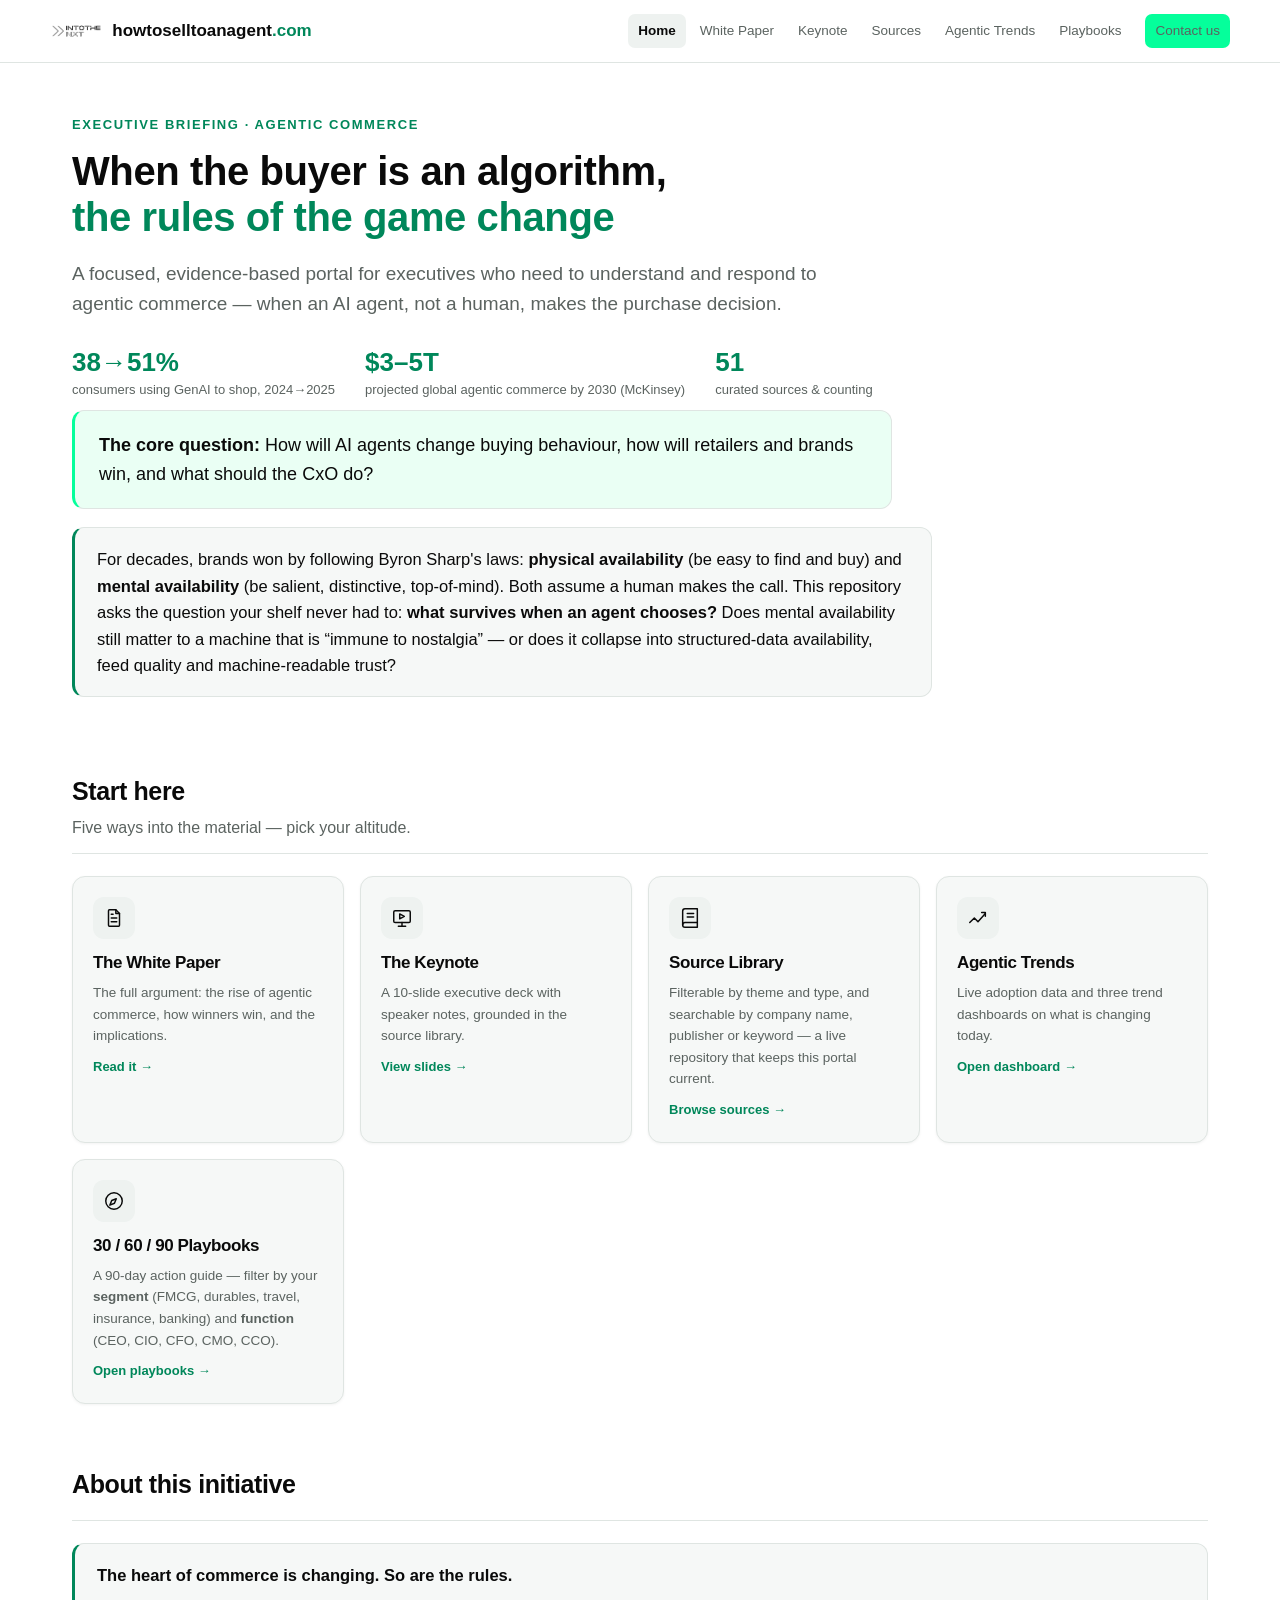
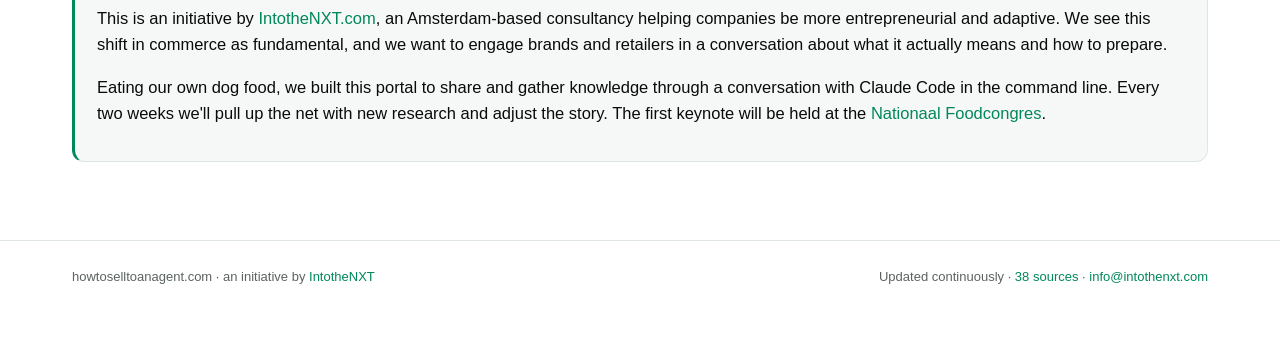
<file: output/index.html>
﻿<!DOCTYPE html>
<html lang="en">
<head>
<meta charset="UTF-8">
<meta name="viewport" content="width=device-width, initial-scale=1.0">
<title>When the buyer is an algorithm, the rules of the game change — Agentic commerce for executives</title>
<meta name="description" content="An executive portal on agentic commerce: how AI agents change buying behaviour, how brands and retailers win, and what the CxO should do.">
<link rel="stylesheet" href="assets/portal.css">
</head>
<body>
<header class="top"><div class="wrap brand">
  <span class="logo"><a href="https://intothenxt.com" target="_blank" rel="noopener"><img src="assets/img/intothenxt-logo.png" alt="IntotheNXT"></a><a href="index.html" class="domain">howtoselltoanagent<span class="tld">.com</span></a></span>
  <nav class="main"><a href="index.html" class="active">Home</a><a href="white-paper.html">White Paper</a><a href="keynote.html">Keynote</a><a href="sources.html">Sources</a><a href="changing-today.html">Agentic Trends</a><a href="playbooks.html">Playbooks</a><a href="mailto:info@intothenxt.com" class="nav-cta">Contact us</a></nav>
</div></header>

<div class="wrap">
  <section class="hero">
    <div class="eyebrow">Executive briefing &middot; Agentic commerce</div>
    <h1>When the buyer is an algorithm,<br><em>the rules of the game change</em></h1>
    <p class="lead">A focused, evidence-based portal for executives who need to understand and respond to agentic commerce &mdash; when an AI agent, not a human, makes the purchase decision.</p>
    <div class="stats">
      <div class="stat"><b>38&rarr;51%</b><span>consumers using GenAI to shop, 2024&rarr;2025</span></div>
      <div class="stat"><b>$3&ndash;5T</b><span>projected global agentic commerce by 2030 (McKinsey)</span></div>
      <div class="stat"><b>51</b><span>curated sources &amp; counting</span></div>
    </div>
    <div class="corequestion">
      <b>The core question:</b> How will AI agents change buying behaviour, how will retailers and brands win, and what should the CxO do?
    </div>
    <div class="thesisbox">For decades, brands won by following Byron Sharp&#39;s laws: <b>physical availability</b> (be easy to find and buy) and <b>mental availability</b> (be salient, distinctive, top-of-mind). Both assume a human makes the call. This repository asks the question your shelf never had to: <b>what survives when an agent chooses?</b> Does mental availability still matter to a machine that is &ldquo;immune to nostalgia&rdquo; &mdash; or does it collapse into structured-data availability, feed quality and machine-readable trust?</div>
  </section>

  <section class="block">
    <div class="sec-head"><h2>Start here</h2><p>Five ways into the material &mdash; pick your altitude.</p></div>
    <div class="cards">
      <a class="navcard" href="white-paper.html">
        <div class="ic"><svg viewBox="0 0 24 24" fill="none" stroke="currentColor" stroke-width="1.6" stroke-linecap="round" stroke-linejoin="round"><path d="M7 3h7l4 4v13a1 1 0 0 1-1 1H7a1 1 0 0 1-1-1V4a1 1 0 0 1 1-1z"/><path d="M14 3v4h4"/><path d="M9 12h6"/><path d="M9 16h6"/><path d="M9 8h2"/></svg></div><h3>The White Paper</h3>
        <p>The full argument: the rise of agentic commerce, how winners win, and the implications.</p>
        <span class="go">Read it &rarr;</span>
      </a>
      <a class="navcard" href="keynote.html">
        <div class="ic"><svg viewBox="0 0 24 24" fill="none" stroke="currentColor" stroke-width="1.6" stroke-linecap="round" stroke-linejoin="round"><rect x="3" y="4" width="18" height="13" rx="1.5"/><path d="M8 21h8"/><path d="M12 17v4"/><path d="M9.5 7.5l5 2.7-5 2.7z"/></svg></div><h3>The Keynote</h3>
        <p>A 10-slide executive deck with speaker notes, grounded in the source library.</p>
        <span class="go">View slides &rarr;</span>
      </a>
      <a class="navcard" href="sources.html">
        <div class="ic"><svg viewBox="0 0 24 24" fill="none" stroke="currentColor" stroke-width="1.6" stroke-linecap="round" stroke-linejoin="round"><path d="M4 19.5A2.5 2.5 0 0 1 6.5 17H20"/><path d="M6.5 2H20v20H6.5A2.5 2.5 0 0 1 4 19.5v-15A2.5 2.5 0 0 1 6.5 2z"/><path d="M9 7h7"/><path d="M9 11h7"/></svg></div><h3>Source Library</h3>
        <p>Filterable by theme and type, and searchable by company name, publisher or keyword &mdash; a live repository that keeps this portal current.</p>
        <span class="go">Browse sources &rarr;</span>
      </a>
      <a class="navcard" href="changing-today.html">
        <div class="ic"><svg viewBox="0 0 24 24" fill="none" stroke="currentColor" stroke-width="1.6" stroke-linecap="round" stroke-linejoin="round"><path d="M3 17l5-5 4 4 8-9"/><path d="M16 6h4v4"/></svg></div><h3>Agentic Trends</h3>
        <p>Live adoption data and three trend dashboards on what is changing today.</p>
        <span class="go">Open dashboard &rarr;</span>
      </a>
      <a class="navcard" href="playbooks.html">
        <div class="ic"><svg viewBox="0 0 24 24" fill="none" stroke="currentColor" stroke-width="1.6" stroke-linecap="round" stroke-linejoin="round"><circle cx="12" cy="12" r="9"/><path d="M14.5 9.5l-2 5-5 2 2-5z"/></svg></div><h3>30 / 60 / 90 Playbooks</h3>
        <p>A 90-day action guide &mdash; filter by your <b>segment</b> (FMCG, durables, travel, insurance, banking) and <b>function</b> (CEO, CIO, CFO, CMO, CCO).</p>
        <span class="go">Open playbooks &rarr;</span>
      </a>
    </div>
  </section>

  <section class="block">
    <div class="sec-head"><h2>About this initiative</h2></div>
    <div class="thesisbox" style="max-width:none">
      <p style="margin-top:0"><b>The heart of commerce is changing. So are the rules.</b></p>
      <p>This is an initiative by <a href="https://intothenxt.com" target="_blank" rel="noopener">IntotheNXT.com</a>, an Amsterdam-based consultancy helping companies be more entrepreneurial and adaptive. We see this shift in commerce as fundamental, and we want to engage brands and retailers in a conversation about what it actually means and how to prepare.</p>
      <p>Eating our own dog food, we built this portal to share and gather knowledge through a conversation with Claude Code in the command line. Every two weeks we&#39;ll pull up the net with new research and adjust the story. The first keynote will be held at the <a href="https://www.nationaalfoodcongres.nl/" target="_blank" rel="noopener">Nationaal Foodcongres</a>.</p>
    </div>
  </section>
</div>

<footer><div class="wrap">
  <div>howtoselltoanagent.com &middot; an initiative by <a href="https://intothenxt.com" target="_blank" rel="noopener">IntotheNXT</a></div>
  <div>Updated continuously &middot; <a href="sources.html">38 sources</a> &middot; <a href="mailto:info@intothenxt.com">info@intothenxt.com</a></div>
</div></footer>
</body>
</html>
</file>
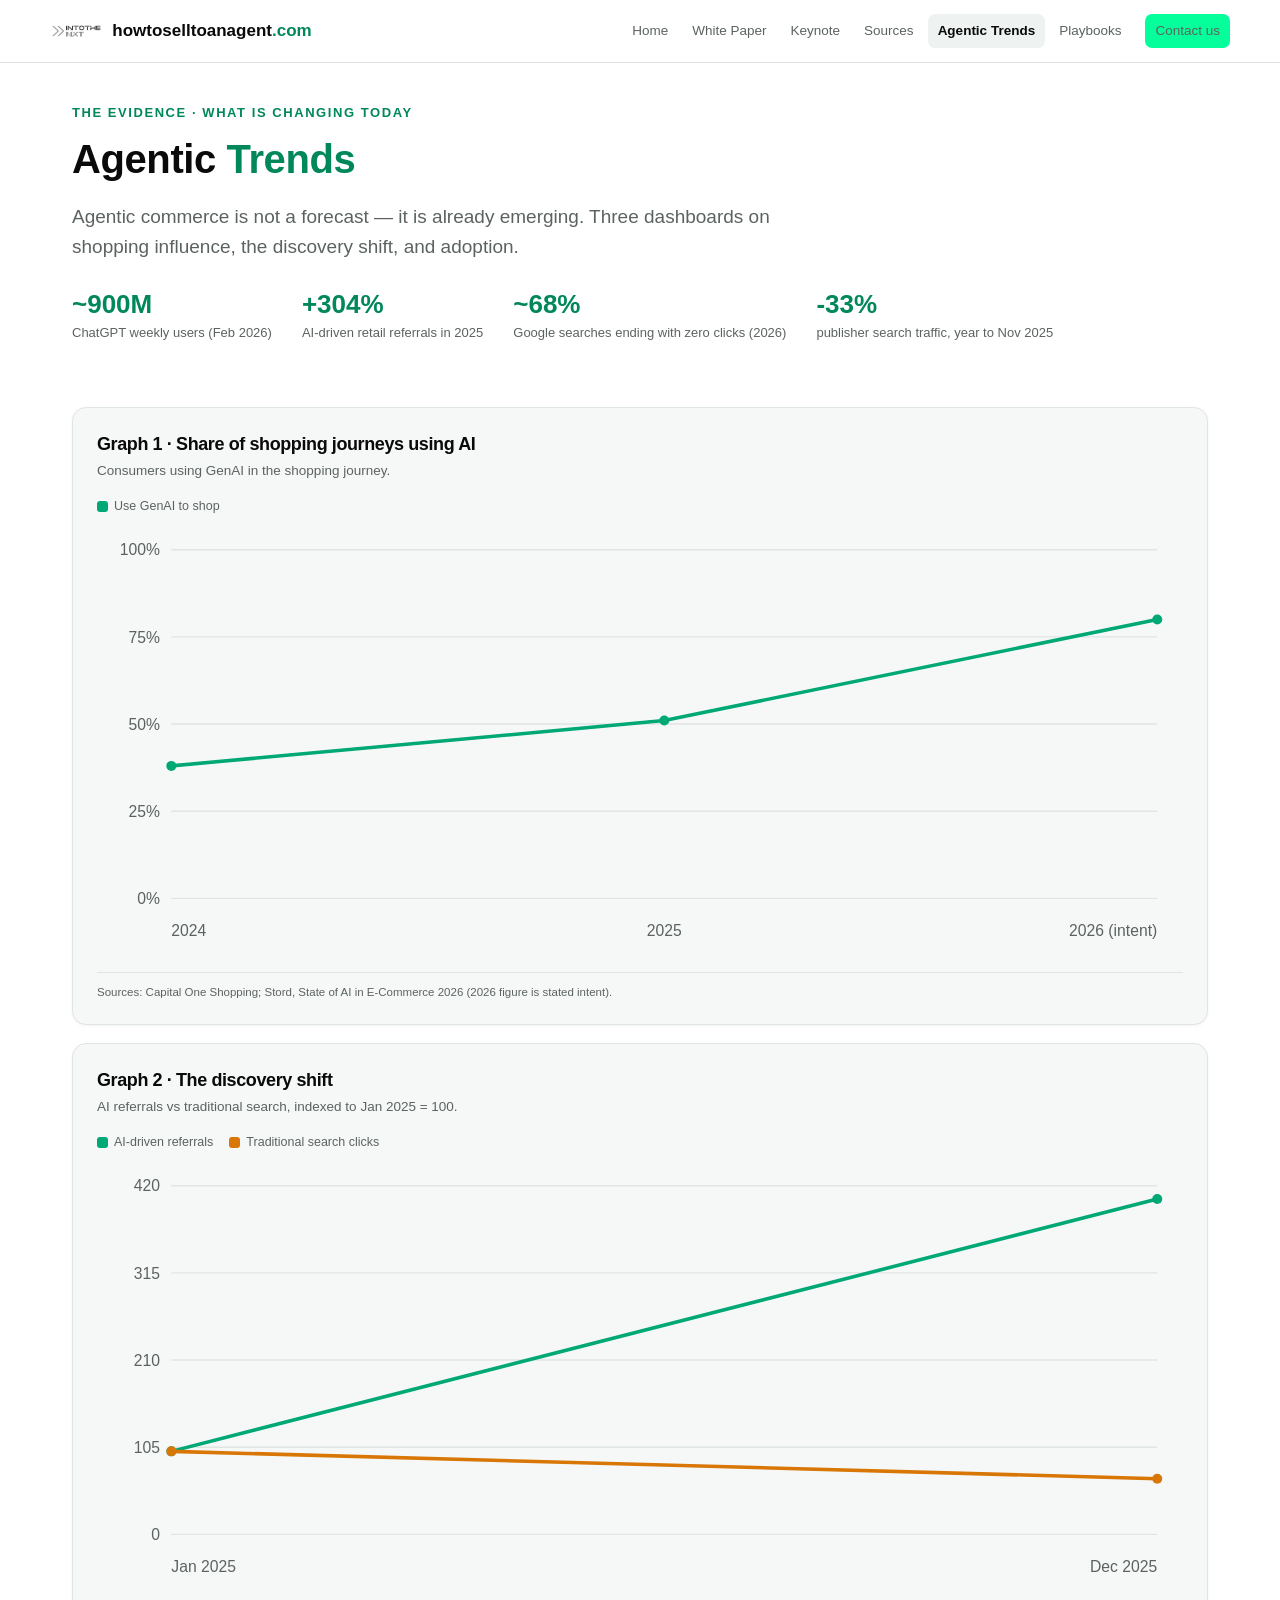
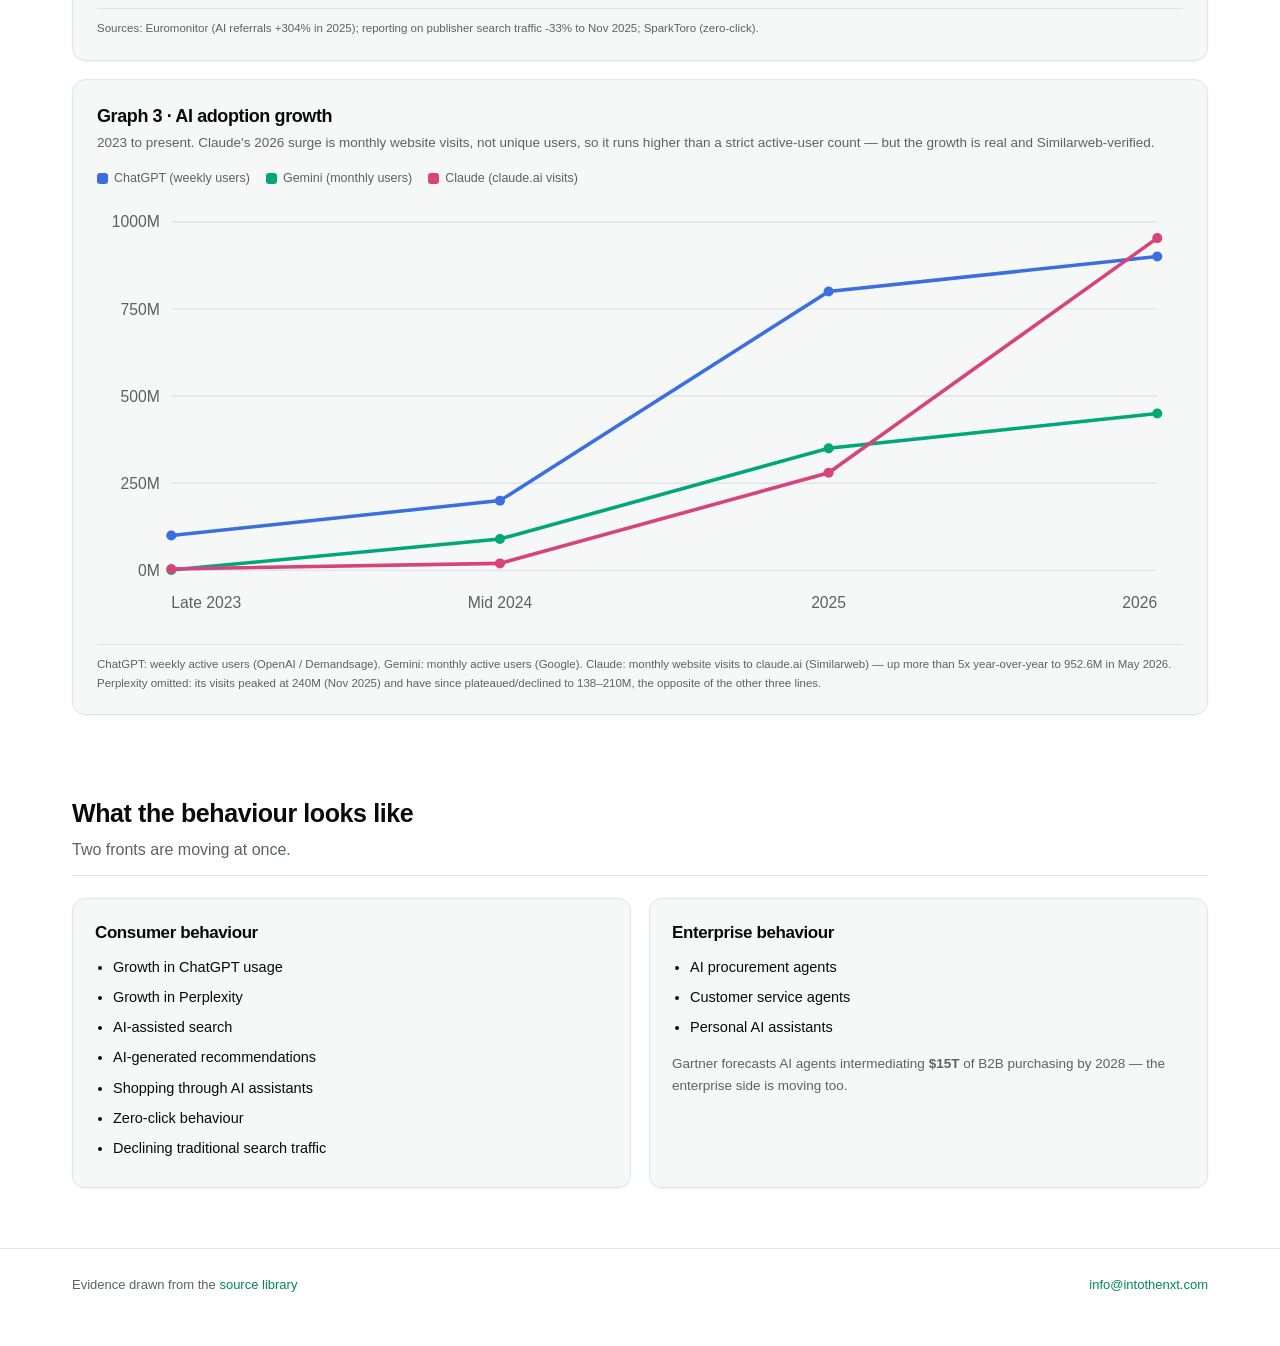
<file: output/changing-today.html>
﻿<!DOCTYPE html>
<html lang="en">
<head>
<meta charset="UTF-8">
<meta name="viewport" content="width=device-width, initial-scale=1.0">
<title>Agentic Trends — When the buyer is an algorithm, the rules of the game change</title>
<link rel="stylesheet" href="assets/portal.css">
</head>
<body>
<header class="top"><div class="wrap brand">
  <span class="logo"><a href="https://intothenxt.com" target="_blank" rel="noopener"><img src="assets/img/intothenxt-logo.png" alt="IntotheNXT"></a><a href="index.html" class="domain">howtoselltoanagent<span class="tld">.com</span></a></span>
  <nav class="main"><a href="index.html">Home</a><a href="white-paper.html">White Paper</a><a href="keynote.html">Keynote</a><a href="sources.html">Sources</a><a href="changing-today.html" class="active">Agentic Trends</a><a href="playbooks.html">Playbooks</a><a href="mailto:info@intothenxt.com" class="nav-cta">Contact us</a></nav>
</div></header>

<div class="wrap">
  <section class="hero" style="padding:40px 0 10px">
    <div class="eyebrow">The evidence &middot; what is changing today</div>
    <h1>Agentic <em>Trends</em></h1>
    <p class="lead">Agentic commerce is not a forecast &mdash; it is already emerging. Three dashboards on shopping influence, the discovery shift, and adoption.</p>
    <div class="stats">
      <div class="stat"><b>~900M</b><span>ChatGPT weekly users (Feb 2026)</span></div>
      <div class="stat"><b>+304%</b><span>AI-driven retail referrals in 2025</span></div>
      <div class="stat"><b>~68%</b><span>Google searches ending with zero clicks (2026)</span></div>
      <div class="stat"><b>-33%</b><span>publisher search traffic, year to Nov 2025</span></div>
    </div>
  </section>

  <section class="block">
    <div class="chartcard">
      <h3>Graph 1 &middot; Share of shopping journeys using AI</h3>
      <p class="sub">Consumers using GenAI in the shopping journey.</p>
      <div class="legend" id="lg2"></div>
      <div id="c2"></div>
      <div class="src">Sources: Capital One Shopping; Stord, State of AI in E-Commerce 2026 (2026 figure is stated intent).</div>
    </div>

    <div class="chartcard">
      <h3>Graph 2 &middot; The discovery shift</h3>
      <p class="sub">AI referrals vs traditional search, indexed to Jan 2025 = 100.</p>
      <div class="legend" id="lg3"></div>
      <div id="c3"></div>
      <div class="src">Sources: Euromonitor (AI referrals +304% in 2025); reporting on publisher search traffic -33% to Nov 2025; SparkToro (zero-click).</div>
    </div>

    <div class="chartcard">
      <h3>Graph 3 &middot; AI adoption growth</h3>
      <p class="sub">2023 to present. Claude&#39;s 2026 surge is monthly website visits, not unique users, so it runs higher than a strict active-user count &mdash; but the growth is real and Similarweb-verified.</p>
      <div class="legend" id="lg1"></div>
      <div id="c1"></div>
      <div class="src">ChatGPT: weekly active users (OpenAI / Demandsage). Gemini: monthly active users (Google). Claude: monthly website visits to claude.ai (Similarweb) &mdash; up more than 5x year-over-year to 952.6M in May 2026. Perplexity omitted: its visits peaked at 240M (Nov 2025) and have since plateaued/declined to 138&ndash;210M, the opposite of the other three lines.</div>
    </div>
  </section>

  <section class="block">
    <div class="sec-head"><h2>What the behaviour looks like</h2><p>Two fronts are moving at once.</p></div>
    <div class="two">
      <div class="listcard">
        <h3>Consumer behaviour</h3>
        <ul>
          <li>Growth in ChatGPT usage</li>
          <li>Growth in Perplexity</li>
          <li>AI-assisted search</li>
          <li>AI-generated recommendations</li>
          <li>Shopping through AI assistants</li>
          <li>Zero-click behaviour</li>
          <li>Declining traditional search traffic</li>
        </ul>
      </div>
      <div class="listcard">
        <h3>Enterprise behaviour</h3>
        <ul>
          <li>AI procurement agents</li>
          <li>Customer service agents</li>
          <li>Personal AI assistants</li>
        </ul>
        <p style="color:var(--muted);font-size:13.5px;margin-top:14px">Gartner forecasts AI agents intermediating <b>$15T</b> of B2B purchasing by 2028 &mdash; the enterprise side is moving too.</p>
      </div>
    </div>
  </section>
</div>

<footer><div class="wrap"><div>Evidence drawn from the <a href="sources.html">source library</a></div><div><a href="mailto:info@intothenxt.com">info@intothenxt.com</a></div></div></footer>

<script>
var COL={blue:"#3b6fe0",green:"#00a876",amber:"#d97706",pink:"#d6447a"};
function lineChart(id,lgId,cfg){
  var W=760,H=300,pL=52,pR=18,pT=18,pB=38,pw=W-pL-pR,ph=H-pT-pB;
  var n=cfg.labels.length, ym=cfg.yMax;
  function X(i){return pL+pw*(n<2?0:i/(n-1));}
  function Y(v){return pT+ph*(1-v/ym);}
  var svg='<svg viewBox="0 0 '+W+' '+H+'" width="100%" preserveAspectRatio="xMidYMid meet" role="img">';
  for(var g=0;g<=4;g++){var v=ym*g/4;var y=Y(v);
    svg+='<line class="grid" x1="'+pL+'" y1="'+y+'" x2="'+(W-pR)+'" y2="'+y+'"/>';
    svg+='<text x="'+(pL-8)+'" y="'+(y+4)+'" text-anchor="end">'+(cfg.fmt?cfg.fmt(v):v)+'</text>';}
  for(var i=0;i<n;i++){var anchor=i===0?"start":(i===n-1?"end":"middle");
    svg+='<text x="'+X(i)+'" y="'+(H-12)+'" text-anchor="'+anchor+'">'+cfg.labels[i]+'</text>';}
  cfg.series.forEach(function(s){
    var pts=s.data.map(function(v,i){return X(i)+","+Y(v);}).join(" ");
    svg+='<polyline fill="none" stroke="'+s.color+'" stroke-width="2.5" points="'+pts+'"/>';
    s.data.forEach(function(v,i){svg+='<circle cx="'+X(i)+'" cy="'+Y(v)+'" r="3.5" fill="'+s.color+'"/>';});
  });
  svg+='</svg>';
  document.getElementById(id).innerHTML=svg;
  if(lgId){document.getElementById(lgId).innerHTML=cfg.series.map(function(s){
    return '<span><i style="background:'+s.color+'"></i>'+s.name+'</span>';}).join("");}
}
lineChart("c2","lg2",{labels:["2024","2025","2026 (intent)"],yMax:100,
  fmt:function(v){return v+"%";},
  series:[{name:"Use GenAI to shop",color:COL.green,data:[38,51,80]}]});
lineChart("c3","lg3",{labels:["Jan 2025","Dec 2025"],yMax:420,
  series:[
    {name:"AI-driven referrals",color:COL.green,data:[100,404]},
    {name:"Traditional search clicks",color:COL.amber,data:[100,67]}]});
lineChart("c1","lg1",{labels:["Late 2023","Mid 2024","2025","2026"],yMax:1000,
  fmt:function(v){return v+"M";},
  series:[
    {name:"ChatGPT (weekly users)",color:COL.blue,data:[100,200,800,900]},
    {name:"Gemini (monthly users)",color:COL.green,data:[1,90,350,450]},
    {name:"Claude (claude.ai visits)",color:COL.pink,data:[4,20,280,953]}]});
</script>
</body>
</html>
</file>
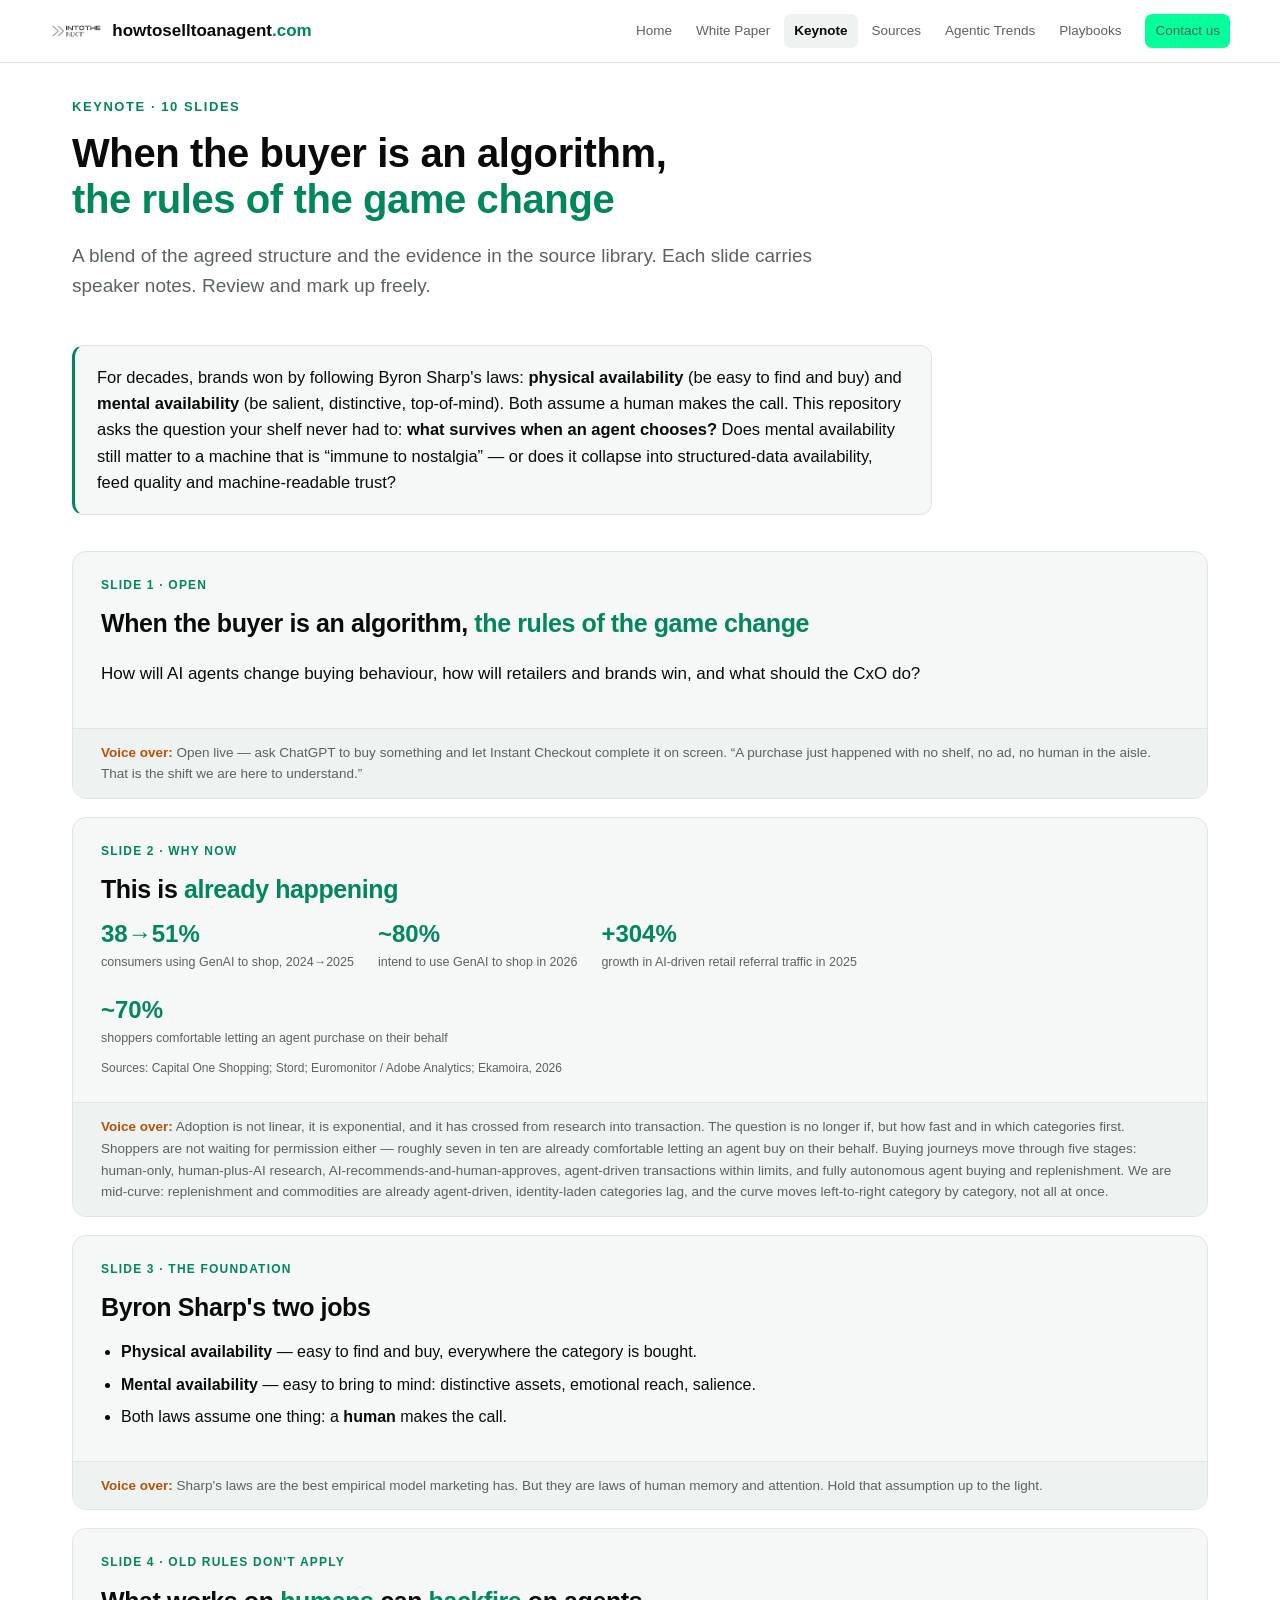
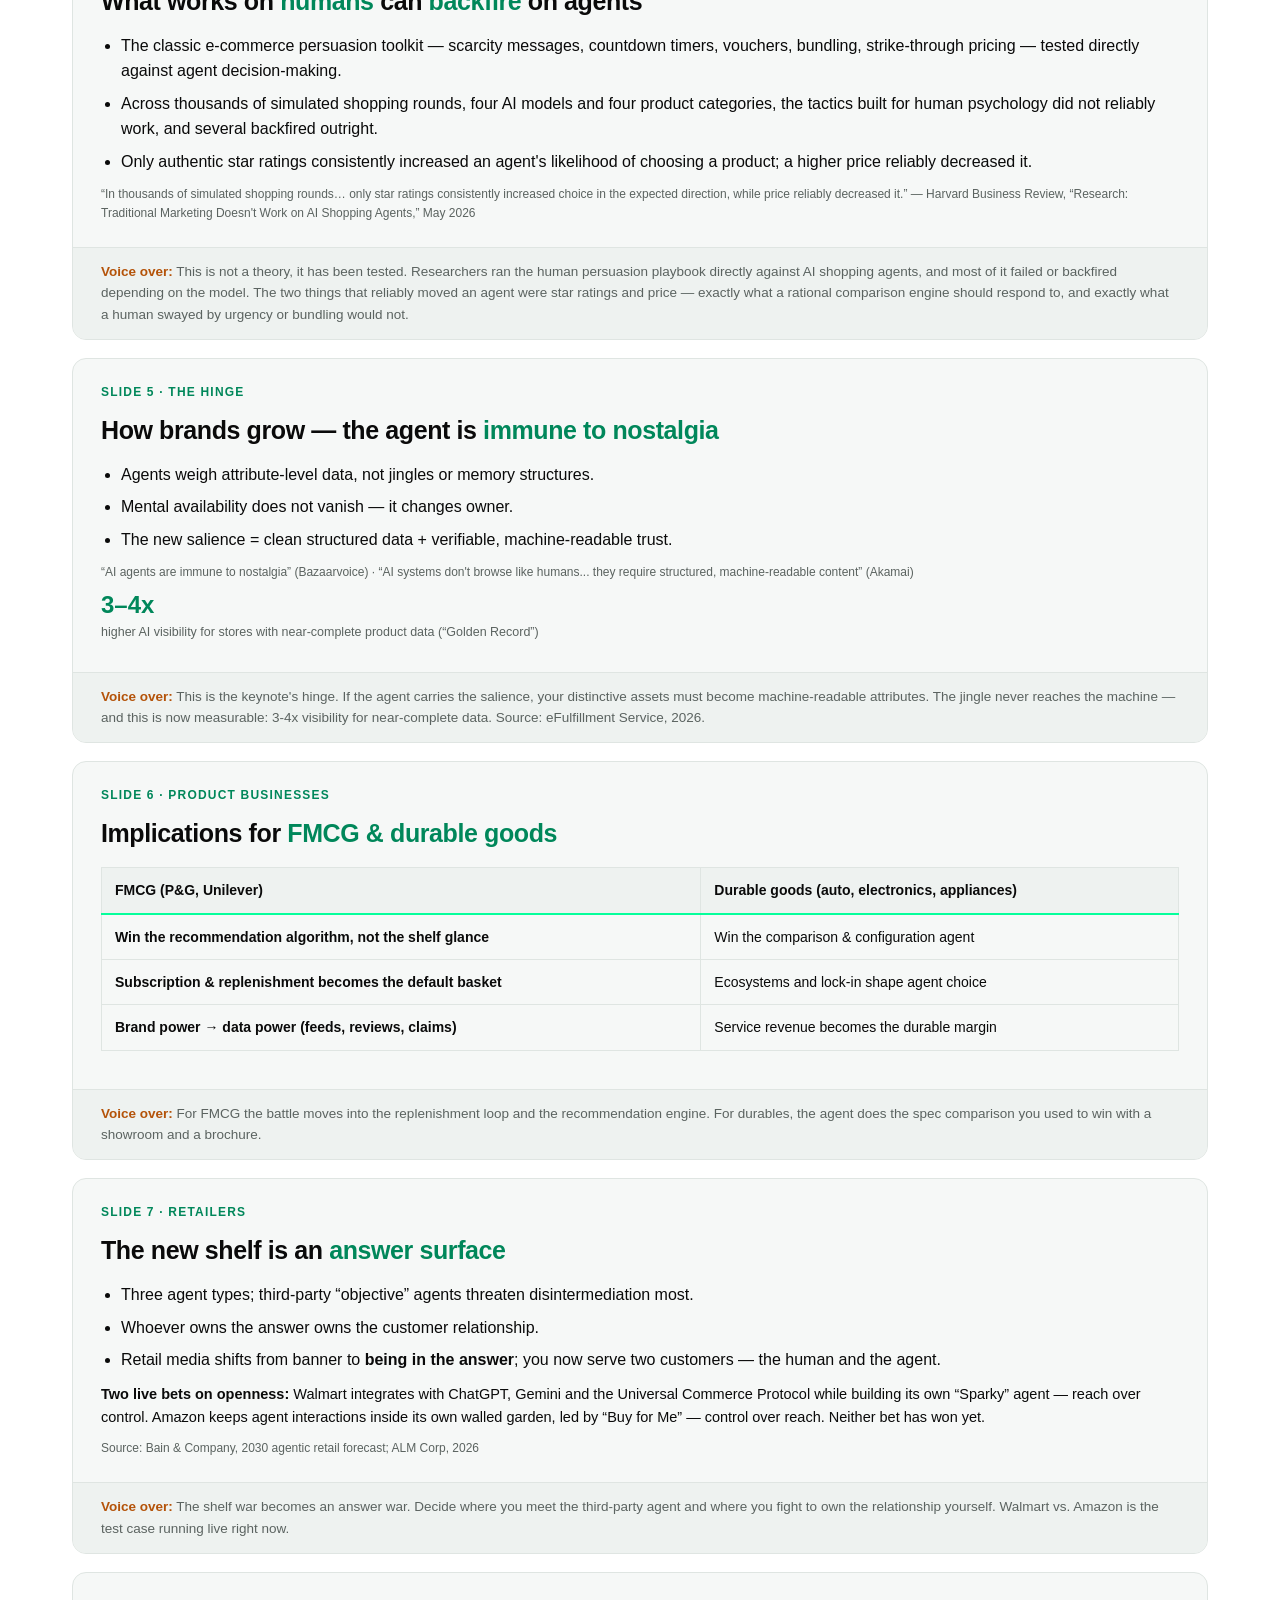
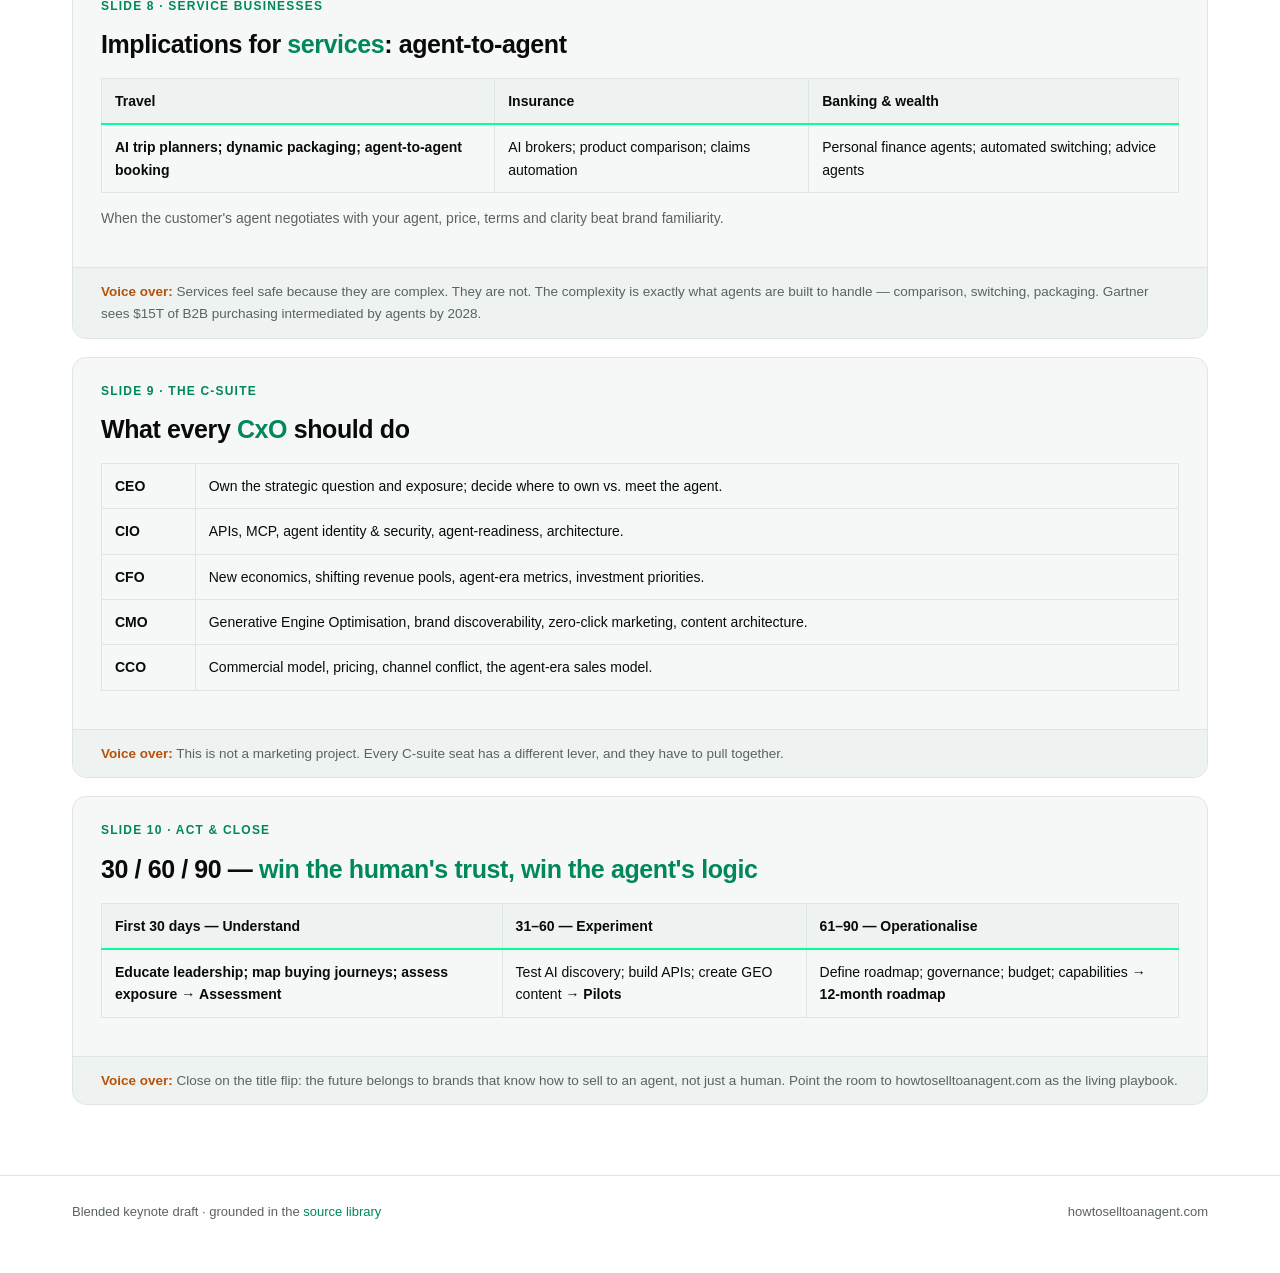
<file: output/keynote.html>
﻿<!DOCTYPE html>
<html lang="en">
<head>
<meta charset="UTF-8">
<meta name="viewport" content="width=device-width, initial-scale=1.0">
<title>Keynote — When the buyer is an algorithm, the rules of the game change</title>
<link rel="stylesheet" href="assets/portal.css">
<style>
  .deck{padding:18px 0 40px;display:flex;flex-direction:column;gap:18px}
  .slide{background:var(--panel);border:1px solid var(--line);border-radius:14px;overflow:hidden}
  .slide .body{padding:24px 28px}
  .slide .num{font-size:12px;color:var(--accent2);letter-spacing:.1em;text-transform:uppercase;font-weight:700}
  .slide h2{font-size:25px;margin:8px 0 12px}
  .slide h2 em{color:var(--accent2);font-style:normal}
  .slide ul{margin:6px 0 0;padding-left:20px}.slide li{margin:7px 0}
  .slide .notes{background:var(--panel2);border-top:1px solid var(--line);padding:13px 28px;font-size:13.5px;color:var(--muted)}
  .slide .notes b{color:var(--warn)}
  .slide .src{font-size:12px;color:var(--muted);margin-top:10px}
  .kpis{display:flex;gap:24px;flex-wrap:wrap;margin:4px 0}
  .kpis b{display:block;color:var(--accent2);font-size:24px;font-weight:800;line-height:1.1}
  .kpis span{font-size:12.5px;color:var(--muted)}
</style>
</head>
<body>
<header class="top"><div class="wrap brand">
  <span class="logo"><a href="https://intothenxt.com" target="_blank" rel="noopener"><img src="assets/img/intothenxt-logo.png" alt="IntotheNXT"></a><a href="index.html" class="domain">howtoselltoanagent<span class="tld">.com</span></a></span>
  <nav class="main"><a href="index.html">Home</a><a href="white-paper.html">White Paper</a><a href="keynote.html" class="active">Keynote</a><a href="sources.html">Sources</a><a href="changing-today.html">Agentic Trends</a><a href="playbooks.html">Playbooks</a><a href="mailto:info@intothenxt.com" class="nav-cta">Contact us</a></nav>
</div></header>

<div class="wrap">
  <div class="hero" style="padding:34px 0 6px">
    <div class="eyebrow">Keynote &middot; 10 slides</div>
    <h1>When the buyer is an algorithm,<br><em>the rules of the game change</em></h1>
    <p class="lead">A blend of the agreed structure and the evidence in the source library. Each slide carries speaker notes. Review and mark up freely.</p>
  </div>

  <div class="thesisbox">For decades, brands won by following Byron Sharp&#39;s laws: <b>physical availability</b> (be easy to find and buy) and <b>mental availability</b> (be salient, distinctive, top-of-mind). Both assume a human makes the call. This repository asks the question your shelf never had to: <b>what survives when an agent chooses?</b> Does mental availability still matter to a machine that is &ldquo;immune to nostalgia&rdquo; &mdash; or does it collapse into structured-data availability, feed quality and machine-readable trust?</div>

  <div class="deck">

    <div class="slide"><div class="body">
      <div class="num">Slide 1 &middot; Open</div>
      <h2>When the buyer is an algorithm, <em>the rules of the game change</em></h2>
      <p class="lead" style="font-size:17px">How will AI agents change buying behaviour, how will retailers and brands win, and what should the CxO do?</p>
    </div><div class="notes"><b>Voice over:</b> Open live — ask ChatGPT to buy something and let Instant Checkout complete it on screen. &ldquo;A purchase just happened with no shelf, no ad, no human in the aisle. That is the shift we are here to understand.&rdquo;</div></div>

    <div class="slide"><div class="body">
      <div class="num">Slide 2 &middot; Why now</div>
      <h2>This is <em>already happening</em></h2>
      <div class="kpis">
        <div><b>38&rarr;51%</b><span>consumers using GenAI to shop, 2024&rarr;2025</span></div>
        <div><b>~80%</b><span>intend to use GenAI to shop in 2026</span></div>
        <div><b>+304%</b><span>growth in AI-driven retail referral traffic in 2025</span></div>
        <div><b>~70%</b><span>shoppers comfortable letting an agent purchase on their behalf</span></div>
      </div>
      <div class="src">Sources: Capital One Shopping; Stord; Euromonitor / Adobe Analytics; Ekamoira, 2026</div>
    </div><div class="notes"><b>Voice over:</b> Adoption is not linear, it is exponential, and it has crossed from research into transaction. The question is no longer if, but how fast and in which categories first. Shoppers are not waiting for permission either &mdash; roughly seven in ten are already comfortable letting an agent buy on their behalf. Buying journeys move through five stages: human-only, human-plus-AI research, AI-recommends-and-human-approves, agent-driven transactions within limits, and fully autonomous agent buying and replenishment. We are mid-curve: replenishment and commodities are already agent-driven, identity-laden categories lag, and the curve moves left-to-right category by category, not all at once.</div></div>

    <div class="slide"><div class="body">
      <div class="num">Slide 3 &middot; The foundation</div>
      <h2>Byron Sharp&#39;s two jobs</h2>
      <ul>
        <li><b>Physical availability</b> &mdash; easy to find and buy, everywhere the category is bought.</li>
        <li><b>Mental availability</b> &mdash; easy to bring to mind: distinctive assets, emotional reach, salience.</li>
        <li>Both laws assume one thing: a <b>human</b> makes the call.</li>
      </ul>
    </div><div class="notes"><b>Voice over:</b> Sharp&#39;s laws are the best empirical model marketing has. But they are laws of human memory and attention. Hold that assumption up to the light.</div></div>

    <div class="slide"><div class="body">
      <div class="num">Slide 4 &middot; Old rules don&#39;t apply</div>
      <h2>What works on <em>humans</em> can <em>backfire</em> on agents</h2>
      <ul>
        <li>The classic e-commerce persuasion toolkit &mdash; scarcity messages, countdown timers, vouchers, bundling, strike-through pricing &mdash; tested directly against agent decision-making.</li>
        <li>Across thousands of simulated shopping rounds, four AI models and four product categories, the tactics built for human psychology did not reliably work, and several backfired outright.</li>
        <li>Only authentic star ratings consistently increased an agent&#39;s likelihood of choosing a product; a higher price reliably decreased it.</li>
      </ul>
      <div class="src">&ldquo;In thousands of simulated shopping rounds&hellip; only star ratings consistently increased choice in the expected direction, while price reliably decreased it.&rdquo; &mdash; Harvard Business Review, &ldquo;Research: Traditional Marketing Doesn&#39;t Work on AI Shopping Agents,&rdquo; May 2026</div>
    </div><div class="notes"><b>Voice over:</b> This is not a theory, it has been tested. Researchers ran the human persuasion playbook directly against AI shopping agents, and most of it failed or backfired depending on the model. The two things that reliably moved an agent were star ratings and price &mdash; exactly what a rational comparison engine should respond to, and exactly what a human swayed by urgency or bundling would not.</div></div>

    <div class="slide"><div class="body">
      <div class="num">Slide 5 &middot; The hinge</div>
      <h2>How brands grow &mdash; the agent is <em>immune to nostalgia</em></h2>
      <ul>
        <li>Agents weigh attribute-level data, not jingles or memory structures.</li>
        <li>Mental availability does not vanish &mdash; it changes owner.</li>
        <li>The new salience = clean structured data + verifiable, machine-readable trust.</li>
      </ul>
      <div class="src">&ldquo;AI agents are immune to nostalgia&rdquo; (Bazaarvoice) &middot; &ldquo;AI systems don&#39;t browse like humans... they require structured, machine-readable content&rdquo; (Akamai)</div>
      <div class="kpis" style="margin-top:10px"><div><b>3&ndash;4x</b><span>higher AI visibility for stores with near-complete product data (&ldquo;Golden Record&rdquo;)</span></div></div>
    </div><div class="notes"><b>Voice over:</b> This is the keynote&#39;s hinge. If the agent carries the salience, your distinctive assets must become machine-readable attributes. The jingle never reaches the machine &mdash; and this is now measurable: 3-4x visibility for near-complete data. Source: eFulfillment Service, 2026.</div></div>

    <div class="slide"><div class="body">
      <div class="num">Slide 6 &middot; Product businesses</div>
      <h2>Implications for <em>FMCG &amp; durable goods</em></h2>
      <table class="matrix">
        <tr><th>FMCG (P&amp;G, Unilever)</th><th>Durable goods (auto, electronics, appliances)</th></tr>
        <tr><td>Win the recommendation algorithm, not the shelf glance</td><td>Win the comparison &amp; configuration agent</td></tr>
        <tr><td>Subscription &amp; replenishment becomes the default basket</td><td>Ecosystems and lock-in shape agent choice</td></tr>
        <tr><td>Brand power &rarr; data power (feeds, reviews, claims)</td><td>Service revenue becomes the durable margin</td></tr>
      </table>
    </div><div class="notes"><b>Voice over:</b> For FMCG the battle moves into the replenishment loop and the recommendation engine. For durables, the agent does the spec comparison you used to win with a showroom and a brochure.</div></div>

    <div class="slide"><div class="body">
      <div class="num">Slide 7 &middot; Retailers</div>
      <h2>The new shelf is an <em>answer surface</em></h2>
      <ul>
        <li>Three agent types; third-party &ldquo;objective&rdquo; agents threaten disintermediation most.</li>
        <li>Whoever owns the answer owns the customer relationship.</li>
        <li>Retail media shifts from banner to <b>being in the answer</b>; you now serve two customers &mdash; the human and the agent.</li>
      </ul>
      <p style="margin:10px 0 0;font-size:14.5px"><b>Two live bets on openness:</b> Walmart integrates with ChatGPT, Gemini and the Universal Commerce Protocol while building its own &ldquo;Sparky&rdquo; agent &mdash; reach over control. Amazon keeps agent interactions inside its own walled garden, led by &ldquo;Buy for Me&rdquo; &mdash; control over reach. Neither bet has won yet.</p>
      <div class="src">Source: Bain &amp; Company, 2030 agentic retail forecast; ALM Corp, 2026</div>
    </div><div class="notes"><b>Voice over:</b> The shelf war becomes an answer war. Decide where you meet the third-party agent and where you fight to own the relationship yourself. Walmart vs. Amazon is the test case running live right now.</div></div>

    <div class="slide"><div class="body">
      <div class="num">Slide 8 &middot; Service businesses</div>
      <h2>Implications for <em>services</em>: agent-to-agent</h2>
      <table class="matrix">
        <tr><th>Travel</th><th>Insurance</th><th>Banking &amp; wealth</th></tr>
        <tr><td>AI trip planners; dynamic packaging; agent-to-agent booking</td><td>AI brokers; product comparison; claims automation</td><td>Personal finance agents; automated switching; advice agents</td></tr>
      </table>
      <p style="color:var(--muted);font-size:14px;margin-top:12px">When the customer&#39;s agent negotiates with your agent, price, terms and clarity beat brand familiarity.</p>
    </div><div class="notes"><b>Voice over:</b> Services feel safe because they are complex. They are not. The complexity is exactly what agents are built to handle &mdash; comparison, switching, packaging. Gartner sees $15T of B2B purchasing intermediated by agents by 2028.</div></div>

    <div class="slide"><div class="body">
      <div class="num">Slide 9 &middot; The C-suite</div>
      <h2>What every <em>CxO</em> should do</h2>
      <table class="matrix">
        <tr><td>CEO</td><td>Own the strategic question and exposure; decide where to own vs. meet the agent.</td></tr>
        <tr><td>CIO</td><td>APIs, MCP, agent identity &amp; security, agent-readiness, architecture.</td></tr>
        <tr><td>CFO</td><td>New economics, shifting revenue pools, agent-era metrics, investment priorities.</td></tr>
        <tr><td>CMO</td><td>Generative Engine Optimisation, brand discoverability, zero-click marketing, content architecture.</td></tr>
        <tr><td>CCO</td><td>Commercial model, pricing, channel conflict, the agent-era sales model.</td></tr>
      </table>
    </div><div class="notes"><b>Voice over:</b> This is not a marketing project. Every C-suite seat has a different lever, and they have to pull together.</div></div>

    <div class="slide"><div class="body">
      <div class="num">Slide 10 &middot; Act &amp; close</div>
      <h2>30 / 60 / 90 &mdash; <em>win the human&#39;s trust, win the agent&#39;s logic</em></h2>
      <table class="matrix">
        <tr><th>First 30 days &mdash; Understand</th><th>31&ndash;60 &mdash; Experiment</th><th>61&ndash;90 &mdash; Operationalise</th></tr>
        <tr><td>Educate leadership; map buying journeys; assess exposure &rarr; <b>Assessment</b></td><td>Test AI discovery; build APIs; create GEO content &rarr; <b>Pilots</b></td><td>Define roadmap; governance; budget; capabilities &rarr; <b>12-month roadmap</b></td></tr>
      </table>
    </div><div class="notes"><b>Voice over:</b> Close on the title flip: the future belongs to brands that know how to sell to an agent, not just a human. Point the room to howtoselltoanagent.com as the living playbook.</div></div>

  </div>
</div>
<footer><div class="wrap"><div>Blended keynote draft &middot; grounded in the <a href="sources.html">source library</a></div><div>howtoselltoanagent.com</div></div></footer>
</body>
</html>
</file>
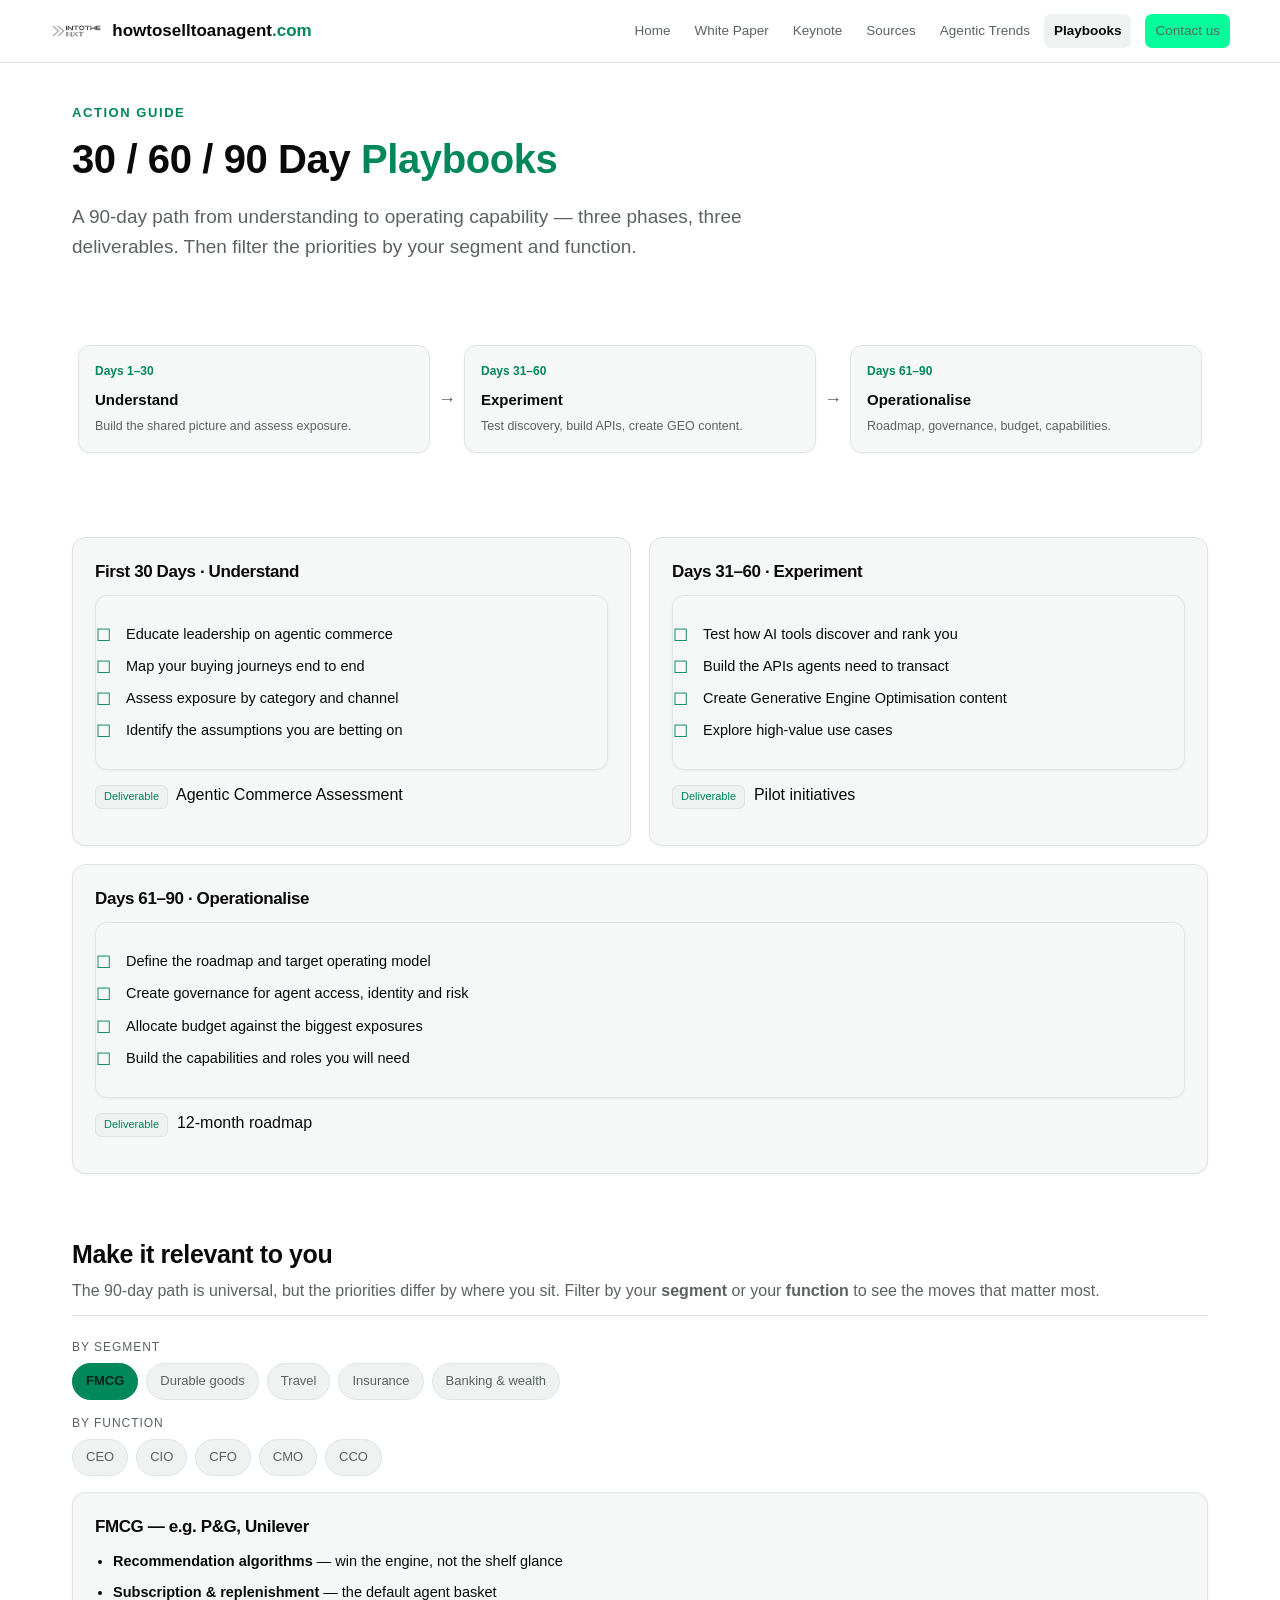
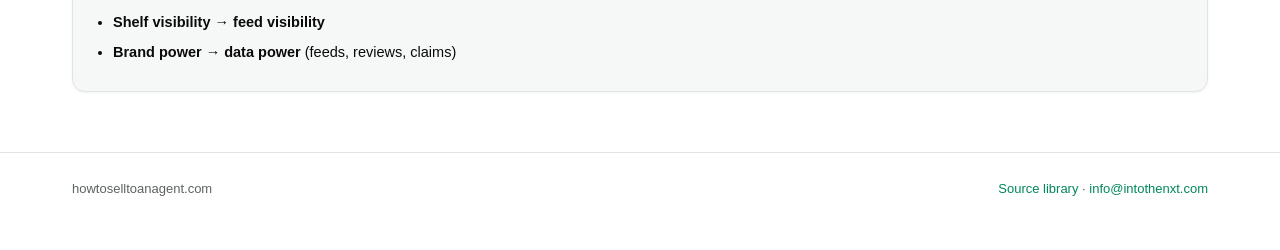
<file: output/playbooks.html>
﻿<!DOCTYPE html>
<html lang="en">
<head>
<meta charset="UTF-8">
<meta name="viewport" content="width=device-width, initial-scale=1.0">
<title>30 / 60 / 90 Day Playbooks — When the buyer is an algorithm, the rules of the game change</title>
<link rel="stylesheet" href="assets/portal.css">
<style>
  .pf-label{font-size:12px;text-transform:uppercase;letter-spacing:.08em;color:var(--muted);margin:14px 0 6px}
  .pf-row{display:flex;gap:8px;flex-wrap:wrap}
  .pf-chip{cursor:pointer;user-select:none;padding:7px 13px;border-radius:999px;background:var(--chip);border:1px solid var(--line);color:var(--muted);font-size:13px;font-weight:500;transition:.15s}
  .pf-chip:hover{color:var(--ink);border-color:#3a4860}
  .pf-chip.active{background:var(--accent2);color:#06241a;border-color:var(--accent2);font-weight:700}
  .pf-panel{display:none;margin-top:16px}
</style>
</head>
<body>
<header class="top"><div class="wrap brand">
  <span class="logo"><a href="https://intothenxt.com" target="_blank" rel="noopener"><img src="assets/img/intothenxt-logo.png" alt="IntotheNXT"></a><a href="index.html" class="domain">howtoselltoanagent<span class="tld">.com</span></a></span>
  <nav class="main"><a href="index.html">Home</a><a href="white-paper.html">White Paper</a><a href="keynote.html">Keynote</a><a href="sources.html">Sources</a><a href="changing-today.html">Agentic Trends</a><a href="playbooks.html" class="active">Playbooks</a><a href="mailto:info@intothenxt.com" class="nav-cta">Contact us</a></nav>
</div></header>

<div class="wrap">
  <section class="hero" style="padding:40px 0 10px">
    <div class="eyebrow">Action guide</div>
    <h1>30 / 60 / 90 Day <em>Playbooks</em></h1>
    <p class="lead">A 90-day path from understanding to operating capability &mdash; three phases, three deliverables. Then filter the priorities by your segment and function.</p>
  </section>

  <section class="block">
    <div class="journey">
      <div class="jstep"><div class="n">Days 1&ndash;30</div><h4>Understand</h4><p>Build the shared picture and assess exposure.</p></div>
      <span class="jarrow">&rarr;</span>
      <div class="jstep"><div class="n">Days 31&ndash;60</div><h4>Experiment</h4><p>Test discovery, build APIs, create GEO content.</p></div>
      <span class="jarrow">&rarr;</span>
      <div class="jstep"><div class="n">Days 61&ndash;90</div><h4>Operationalise</h4><p>Roadmap, governance, budget, capabilities.</p></div>
    </div>
  </section>

  <section class="block">
    <div class="two">
      <div class="listcard">
        <h3>First 30 Days &middot; Understand</h3>
        <ul class="checklist" style="padding-left:0">
          <li>Educate leadership on agentic commerce</li>
          <li>Map your buying journeys end to end</li>
          <li>Assess exposure by category and channel</li>
          <li>Identify the assumptions you are betting on</li>
        </ul>
        <p style="margin-top:12px"><span class="tag">Deliverable</span> &nbsp;Agentic Commerce Assessment</p>
      </div>
      <div class="listcard">
        <h3>Days 31&ndash;60 &middot; Experiment</h3>
        <ul class="checklist" style="padding-left:0">
          <li>Test how AI tools discover and rank you</li>
          <li>Build the APIs agents need to transact</li>
          <li>Create Generative Engine Optimisation content</li>
          <li>Explore high-value use cases</li>
        </ul>
        <p style="margin-top:12px"><span class="tag">Deliverable</span> &nbsp;Pilot initiatives</p>
      </div>
    </div>
    <div class="listcard" style="margin-top:18px">
      <h3>Days 61&ndash;90 &middot; Operationalise</h3>
      <ul class="checklist" style="padding-left:0">
        <li>Define the roadmap and target operating model</li>
        <li>Create governance for agent access, identity and risk</li>
        <li>Allocate budget against the biggest exposures</li>
        <li>Build the capabilities and roles you will need</li>
      </ul>
      <p style="margin-top:12px"><span class="tag">Deliverable</span> &nbsp;12-month roadmap</p>
    </div>
  </section>

  <section class="block">
    <div class="sec-head"><h2>Make it relevant to you</h2><p>The 90-day path is universal, but the priorities differ by where you sit. Filter by your <b>segment</b> or your <b>function</b> to see the moves that matter most.</p></div>

    <div class="pf-label">By segment</div>
    <div class="pf-row">
      <span class="pf-chip" data-t="seg-fmcg">FMCG</span>
      <span class="pf-chip" data-t="seg-durable">Durable goods</span>
      <span class="pf-chip" data-t="seg-travel">Travel</span>
      <span class="pf-chip" data-t="seg-insurance">Insurance</span>
      <span class="pf-chip" data-t="seg-banking">Banking &amp; wealth</span>
    </div>
    <div class="pf-label">By function</div>
    <div class="pf-row">
      <span class="pf-chip" data-t="fn-ceo">CEO</span>
      <span class="pf-chip" data-t="fn-cio">CIO</span>
      <span class="pf-chip" data-t="fn-cfo">CFO</span>
      <span class="pf-chip" data-t="fn-cmo">CMO</span>
      <span class="pf-chip" data-t="fn-cco">CCO</span>
    </div>

    <div class="pf-panel listcard" id="seg-fmcg"><h3>FMCG &mdash; e.g. P&amp;G, Unilever</h3><ul><li><b>Recommendation algorithms</b> &mdash; win the engine, not the shelf glance</li><li><b>Subscription &amp; replenishment</b> &mdash; the default agent basket</li><li><b>Shelf visibility &rarr; feed visibility</b></li><li><b>Brand power &rarr; data power</b> (feeds, reviews, claims)</li></ul></div>
    <div class="pf-panel listcard" id="seg-durable"><h3>Durable goods &mdash; automotive, electronics, appliances</h3><ul><li><b>Comparison agents</b> &mdash; do the spec work a showroom used to</li><li><b>Configuration agents</b> &mdash; build and price the option set</li><li><b>Ecosystems</b> &mdash; lock-in shapes what the agent surfaces</li><li><b>Service revenues</b> &mdash; the durable margin after commoditised hardware</li></ul></div>
    <div class="pf-panel listcard" id="seg-travel"><h3>Travel</h3><ul><li>AI trip planners</li><li>Dynamic packaging</li><li>Agent-to-agent booking</li></ul></div>
    <div class="pf-panel listcard" id="seg-insurance"><h3>Insurance</h3><ul><li>AI brokers</li><li>Claims automation</li><li>Product comparison</li></ul></div>
    <div class="pf-panel listcard" id="seg-banking"><h3>Banking &amp; wealth</h3><ul><li>Personal finance agents</li><li>Automated switching</li><li>Advice agents</li></ul></div>

    <div class="pf-panel listcard" id="fn-ceo"><h3>CEO &middot; strategic questions</h3><ul><li>Where is our exposure, by category and channel?</li><li>Where do we own the relationship vs. meet the third-party agent?</li><li>What is our agentic-commerce thesis and bet?</li></ul></div>
    <div class="pf-panel listcard" id="fn-cio"><h3>CIO &middot; architecture &amp; readiness</h3><ul><li>APIs and MCP for agent access</li><li>Agent identity &amp; security</li><li>Agent-readiness and architecture</li></ul></div>
    <div class="pf-panel listcard" id="fn-cfo"><h3>CFO &middot; economics</h3><ul><li>New economics &amp; shifting revenue pools</li><li>Agent-era metrics</li><li>Investment priorities</li></ul></div>
    <div class="pf-panel listcard" id="fn-cmo"><h3>CMO &middot; discoverability</h3><ul><li>Generative Engine Optimisation</li><li>Brand discoverability</li><li>Zero-click marketing</li><li>Content architecture</li></ul></div>
    <div class="pf-panel listcard" id="fn-cco"><h3>CCO &middot; commercial model</h3><ul><li>Pricing in an agent-mediated market</li><li>Channel conflict</li><li>The agent-era sales model</li></ul></div>
  </section>
</div>
<footer><div class="wrap"><div>howtoselltoanagent.com</div><div><a href="sources.html">Source library</a> &middot; <a href="mailto:info@intothenxt.com">info@intothenxt.com</a></div></div></footer>

<script>
function showPanel(id){
  var ps=document.querySelectorAll(".pf-panel");for(var i=0;i<ps.length;i++)ps[i].style.display="none";
  var el=document.getElementById(id);if(el)el.style.display="block";
  var cs=document.querySelectorAll(".pf-chip");for(var j=0;j<cs.length;j++)cs[j].classList.toggle("active",cs[j].getAttribute("data-t")===id);
}
document.querySelectorAll(".pf-chip").forEach(function(c){c.addEventListener("click",function(){showPanel(c.getAttribute("data-t"));});});
showPanel("seg-fmcg");
</script>
</body>
</html>
</file>
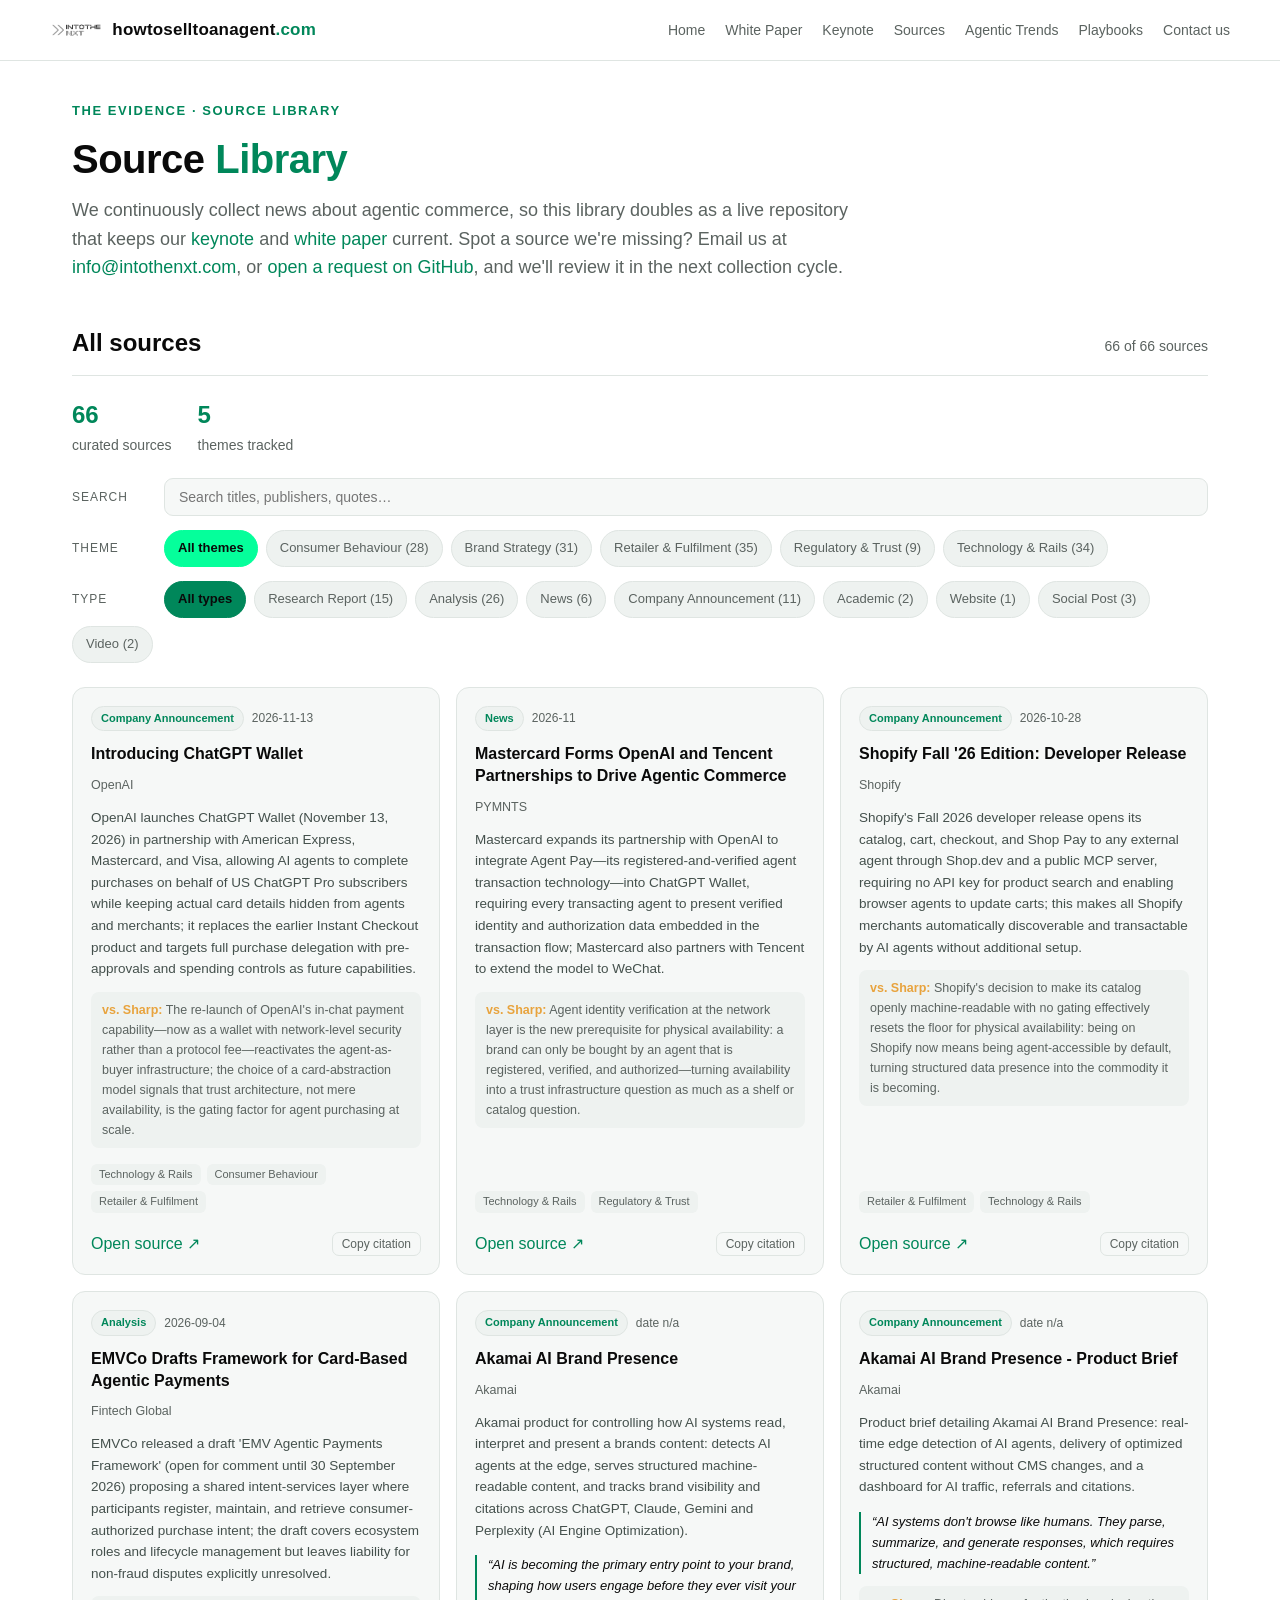
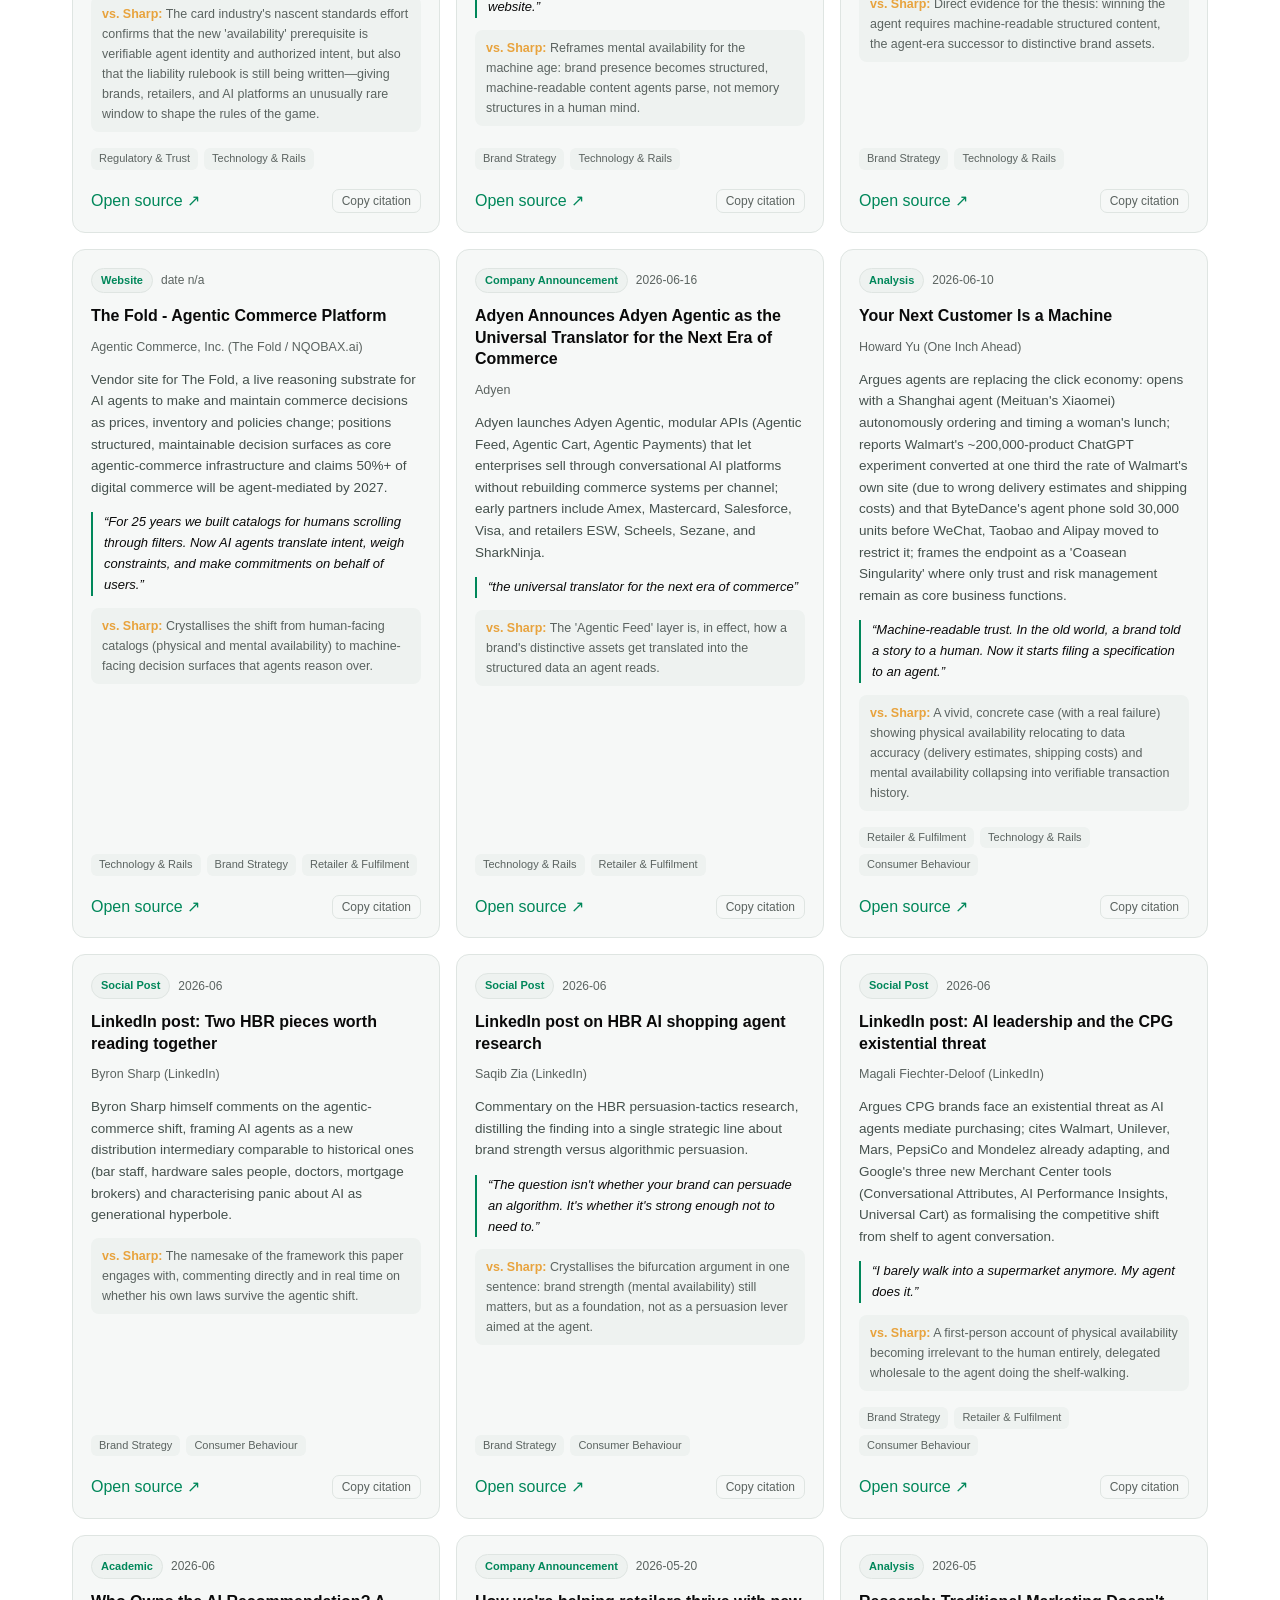
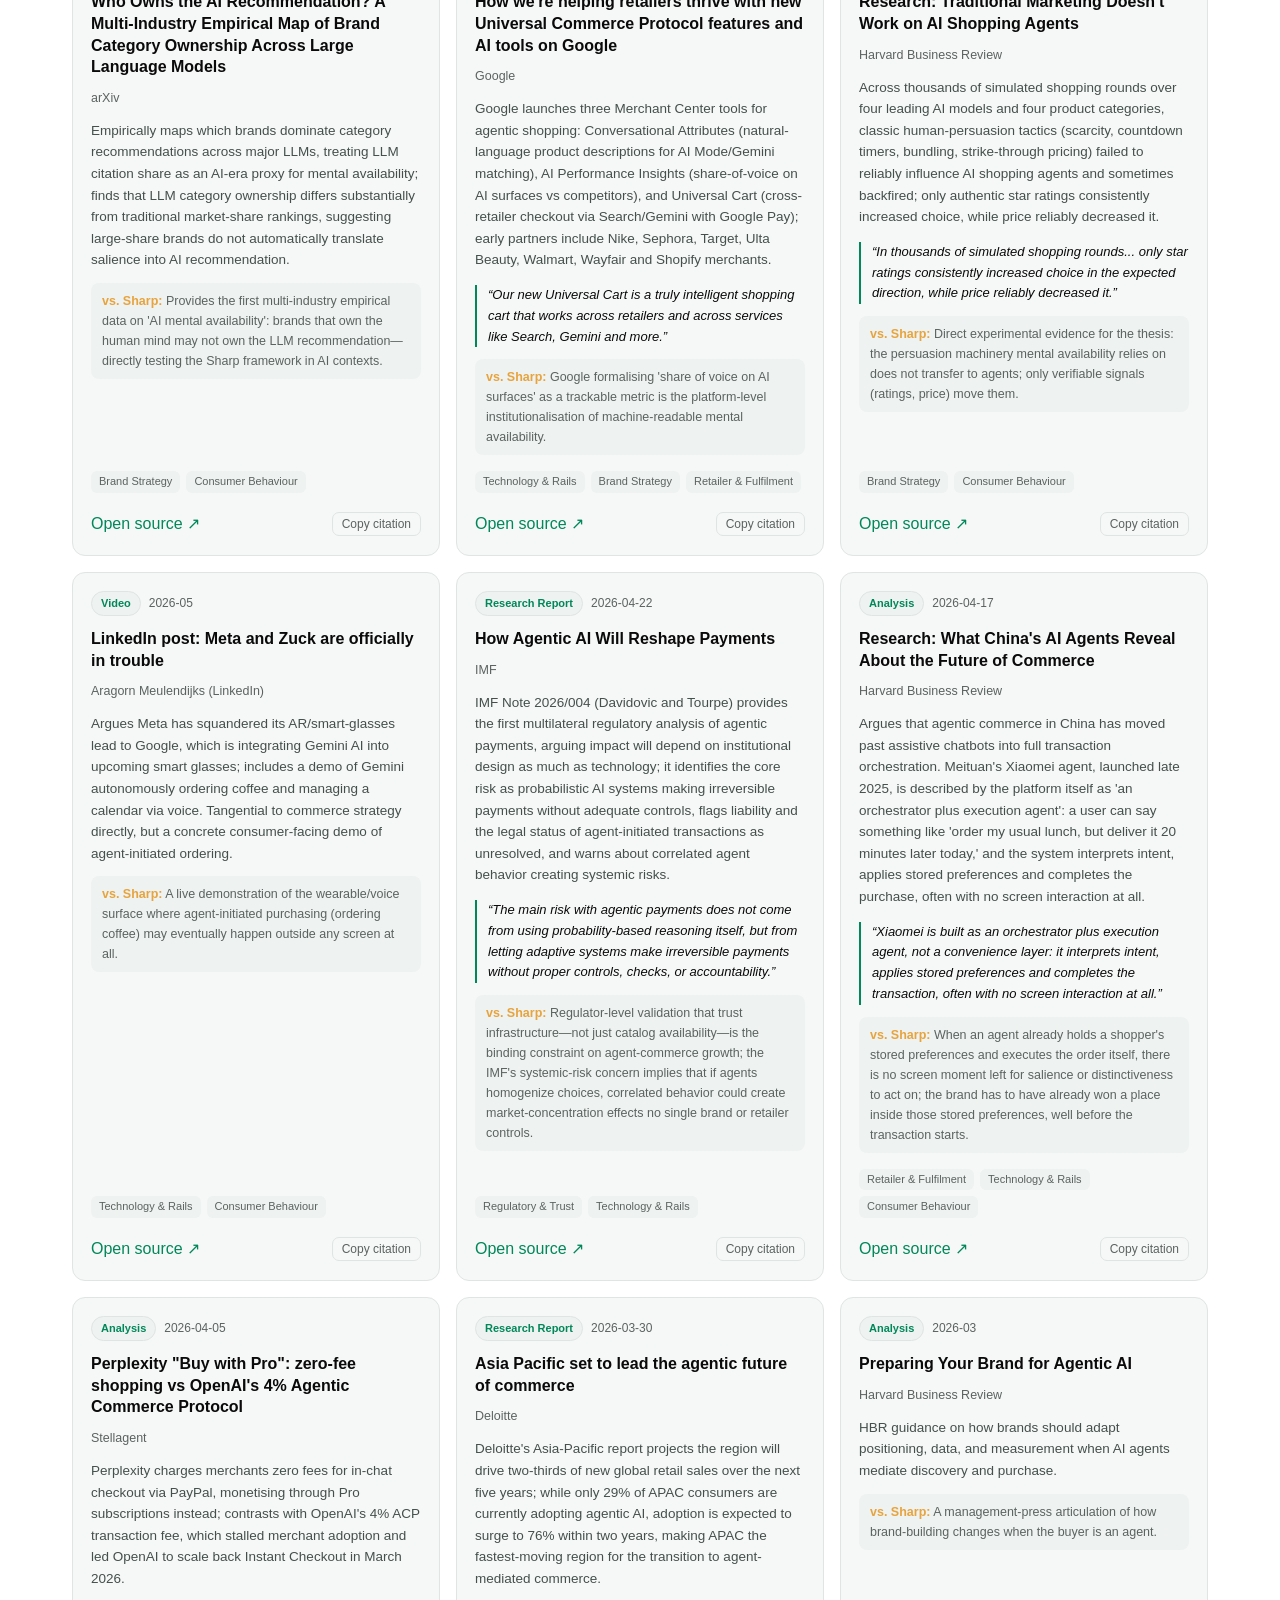
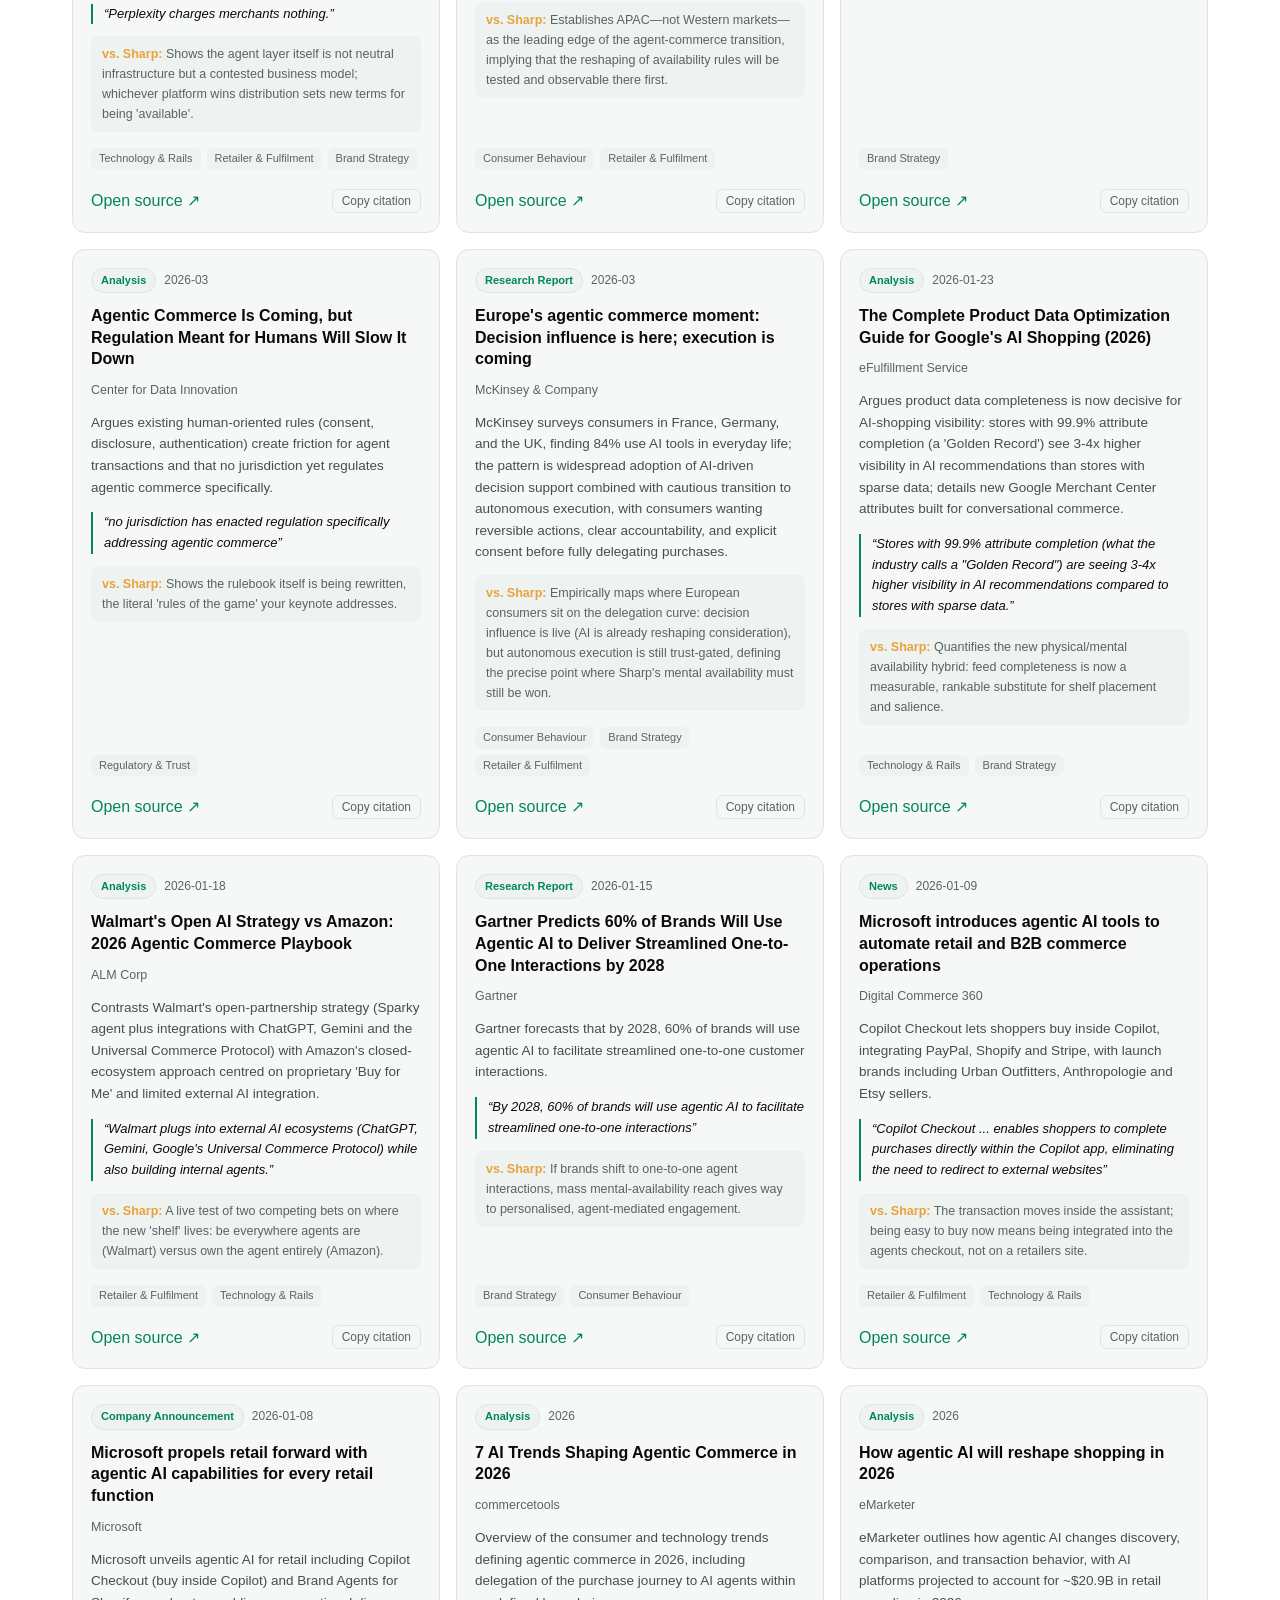
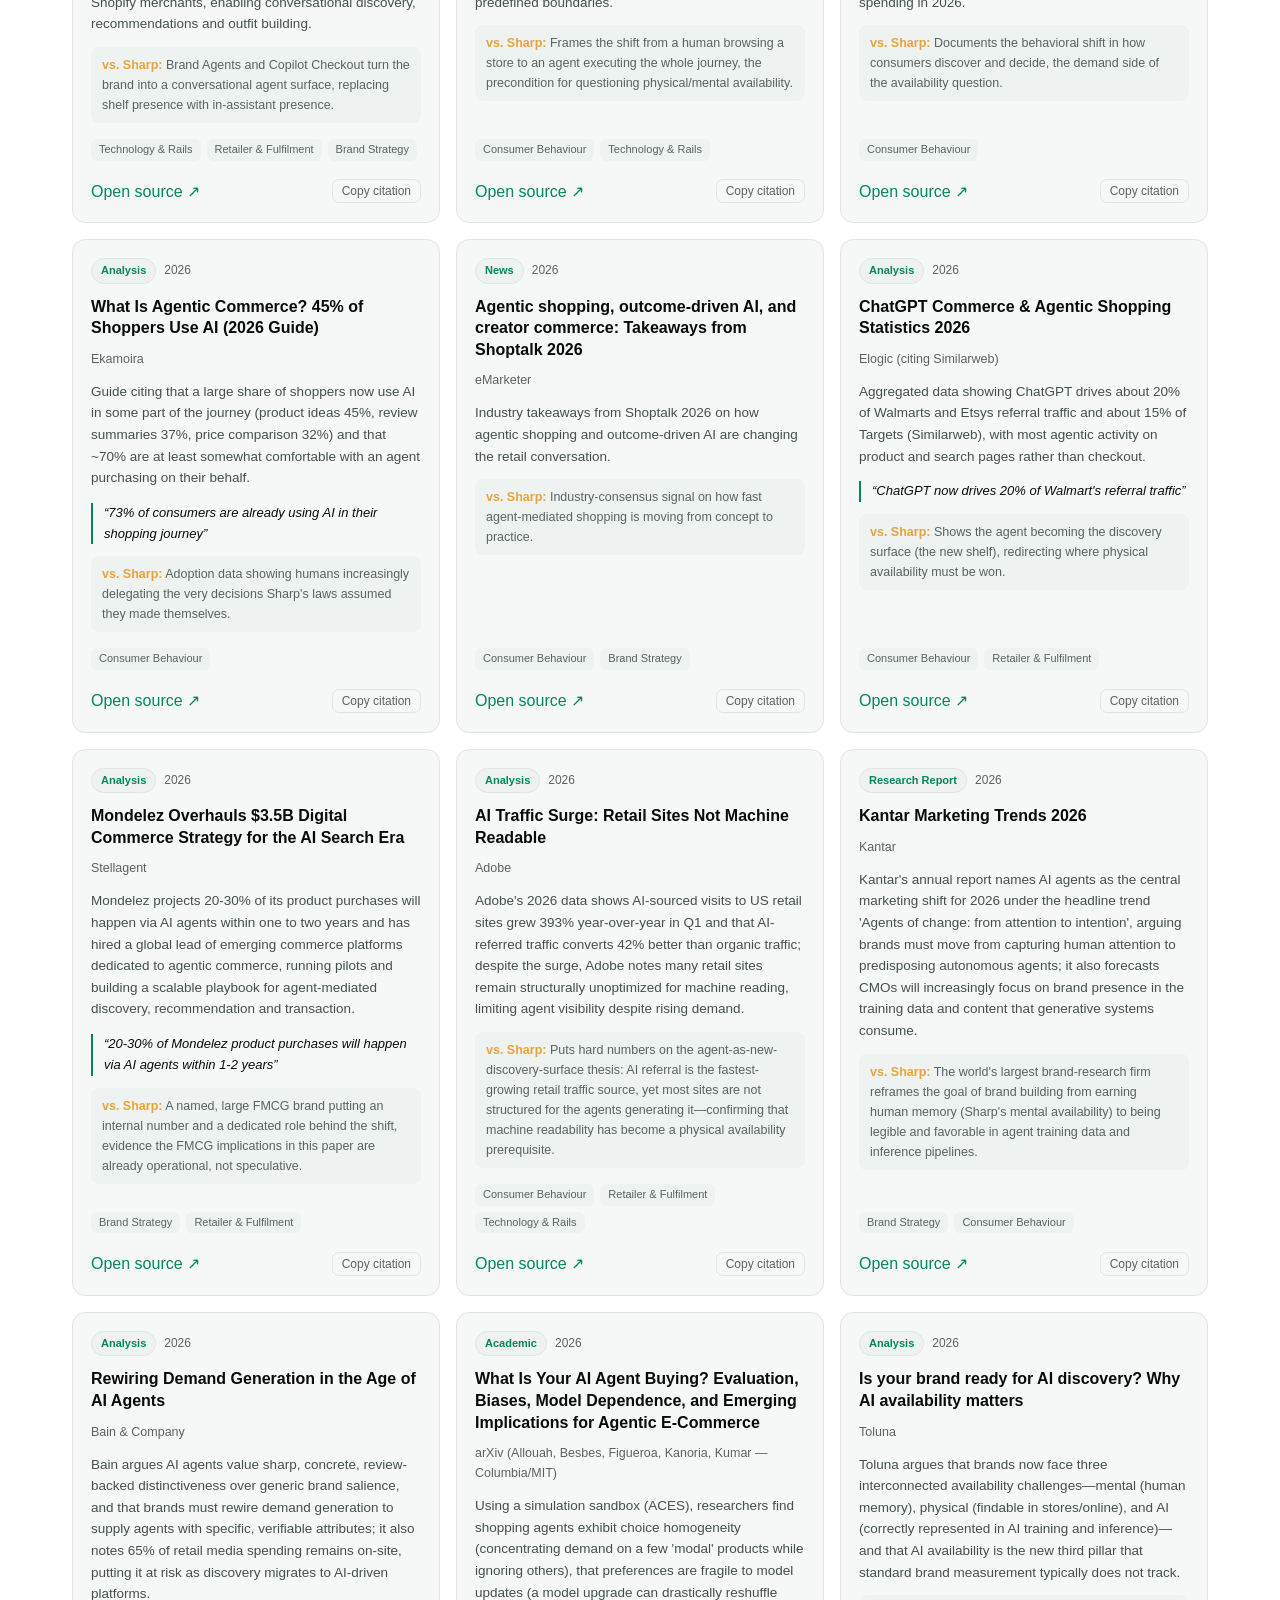
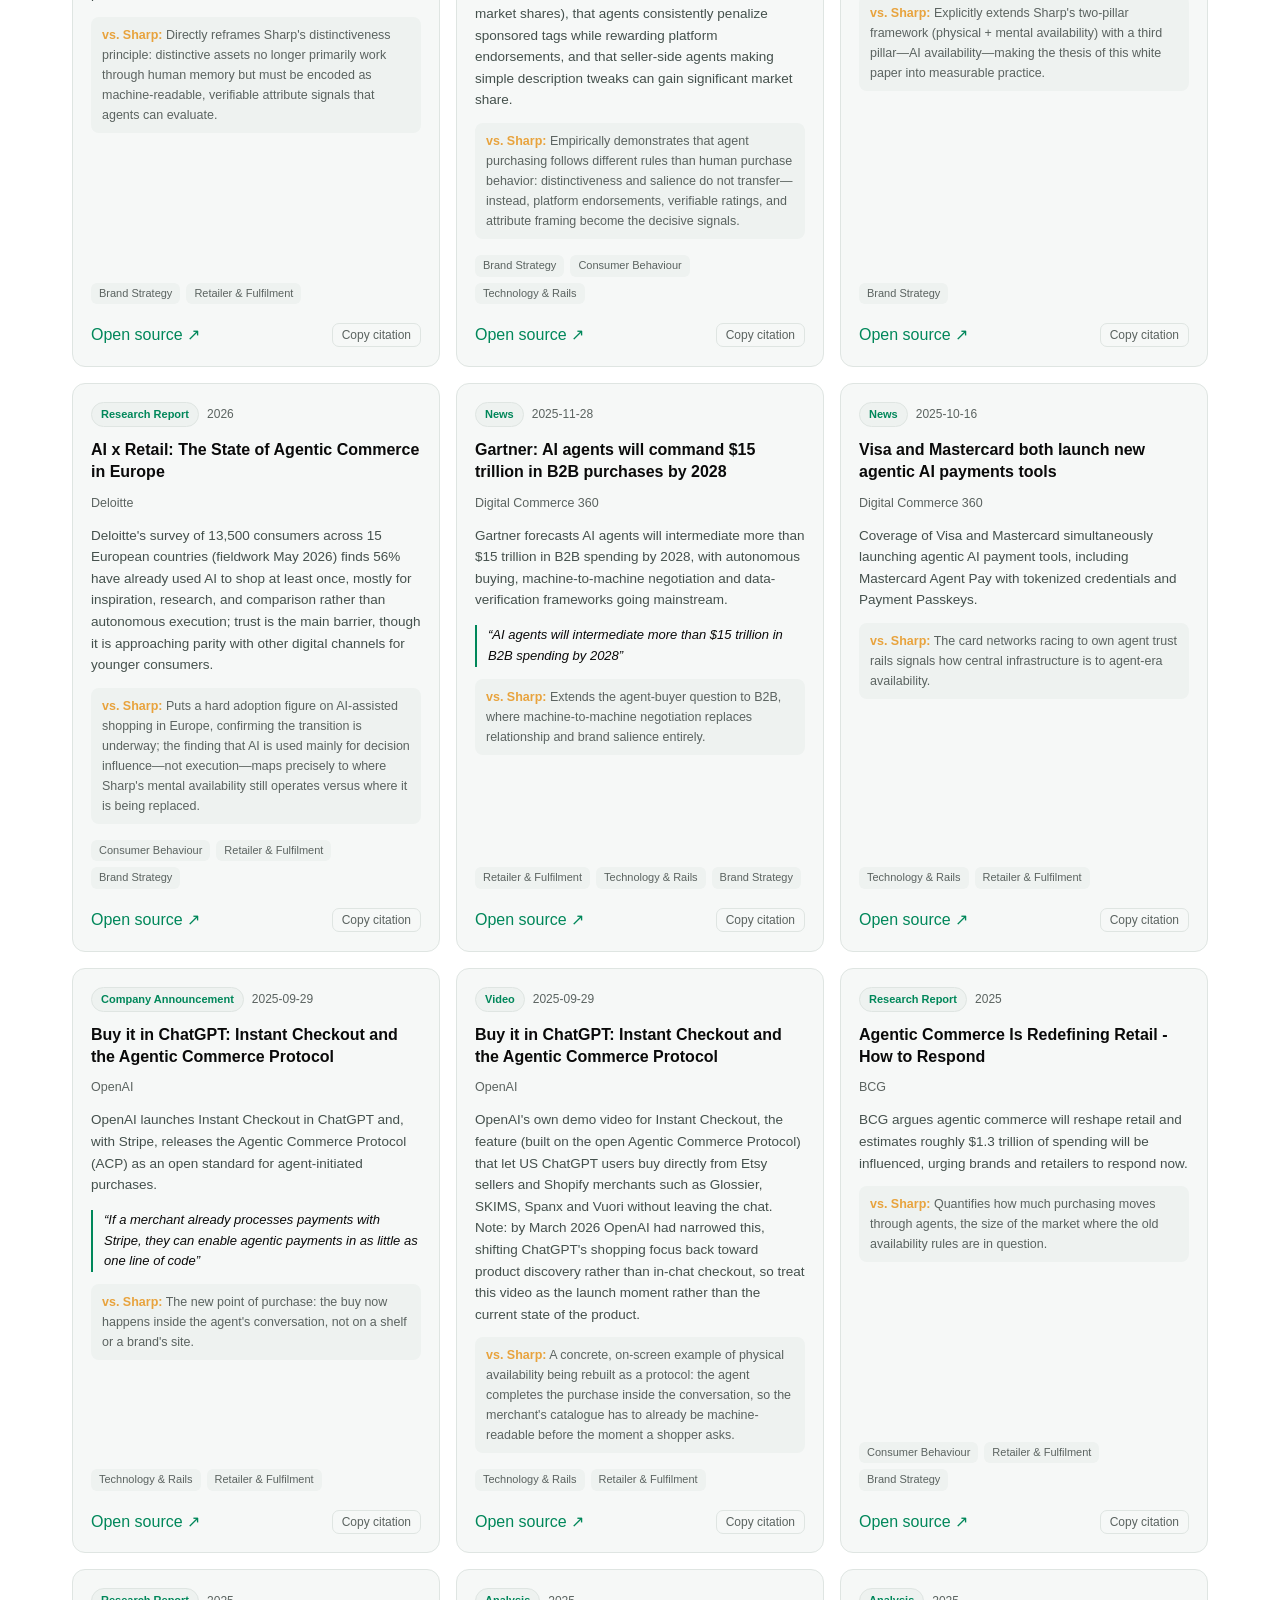
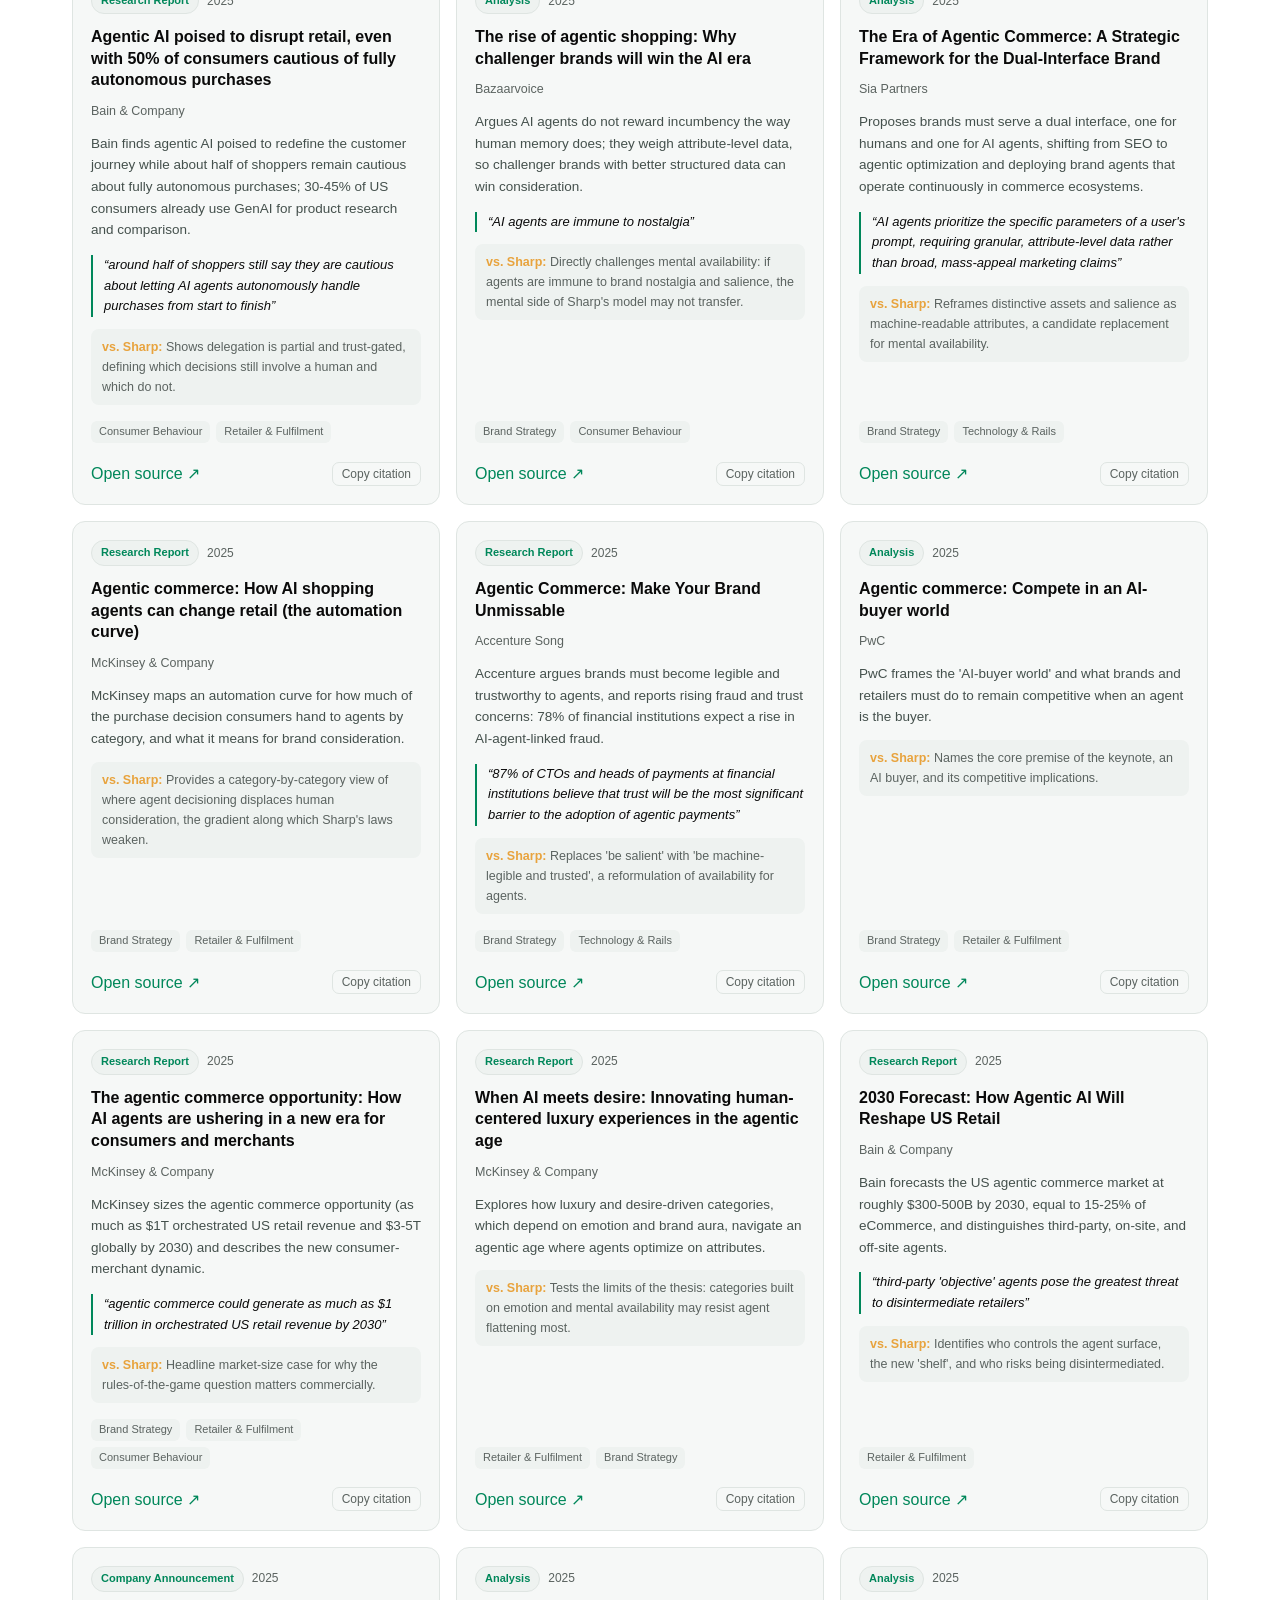
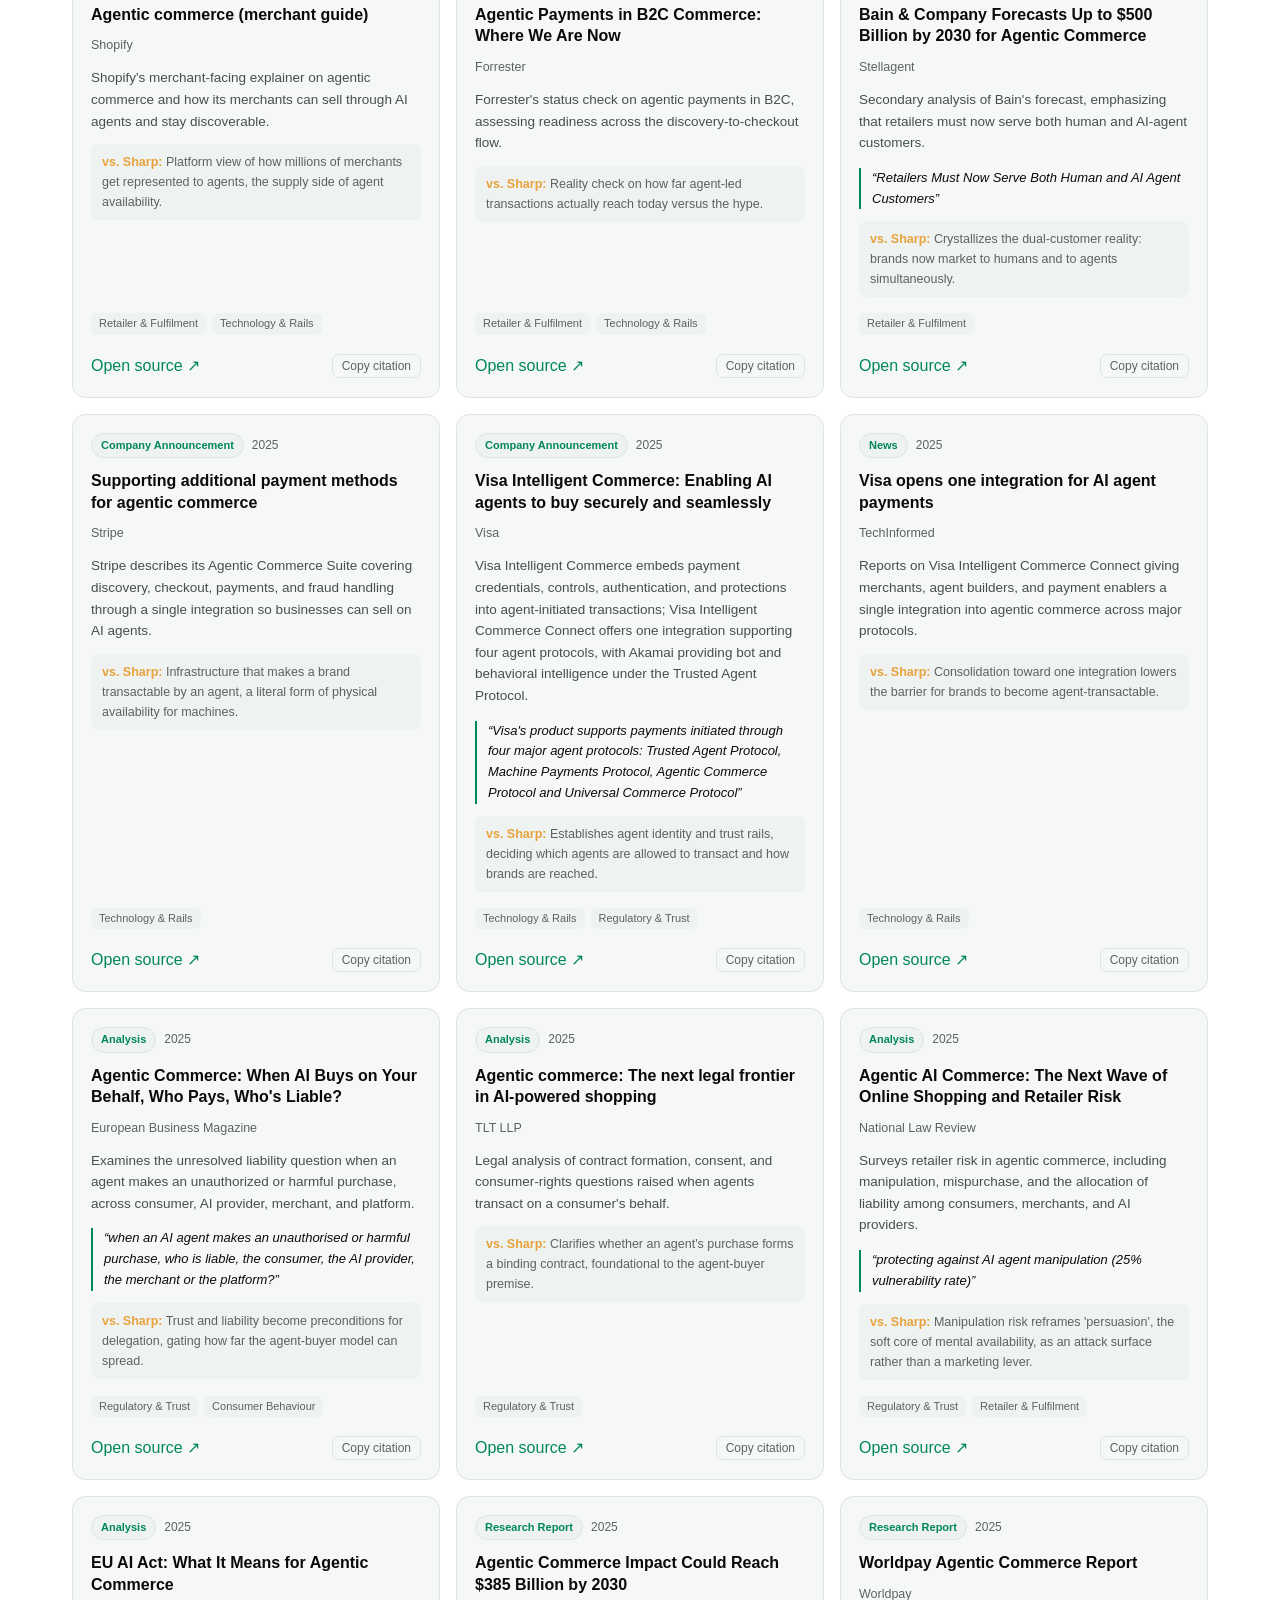
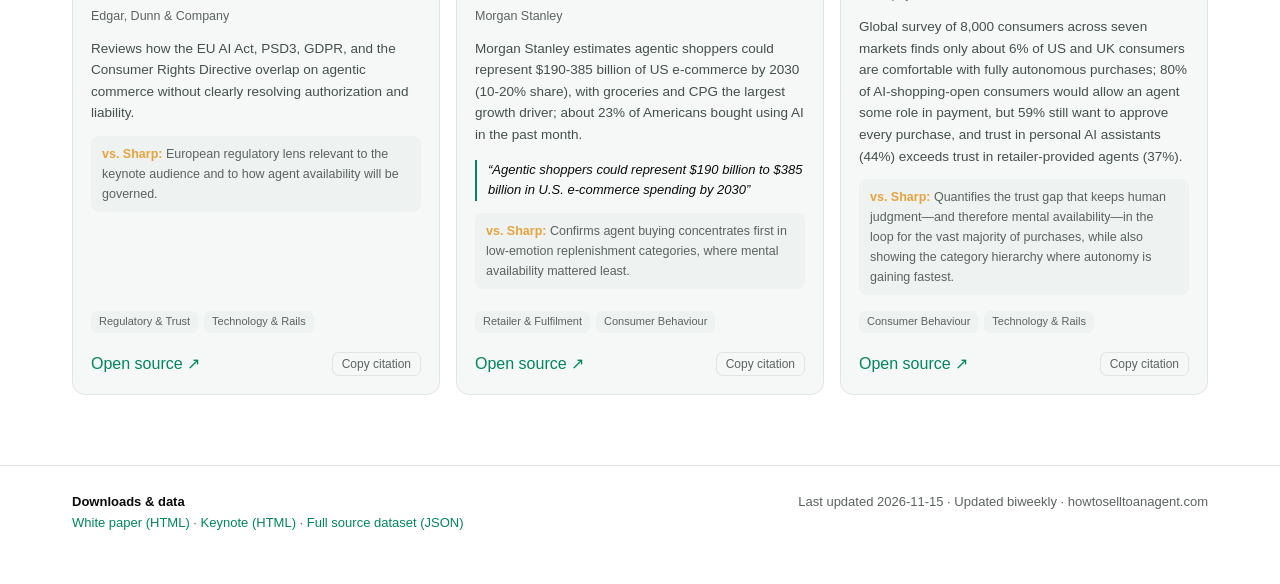
<file: output/sources.html>
﻿<!DOCTYPE html>
<html lang="en">
<head>
<meta charset="UTF-8">
<meta name="viewport" content="width=device-width, initial-scale=1.0">
<title>Source Library: When the buyer is an algorithm, the rules of the game change</title>
<meta name="description" content="The agentic commerce source library — curated, filterable research that continuously feeds the howtoselltoanagent.com keynote and white paper.">
<style>
  :root{
    --bg:#ffffff; --panel:#f6f8f7; --panel2:#eef2f0; --ink:#0a0a0a; --muted:#5b6360;
    --line:#dfe5e2; --accent:#05ff9b; --accent2:#00875a; --warn:#e8a33d;
    --chip:#eef2f0;
  }
  *{box-sizing:border-box}
  body{margin:0;background:var(--bg);color:var(--ink);font:16px/1.6 -apple-system,BlinkMacSystemFont,"Segoe UI",Roboto,Helvetica,Arial,sans-serif}
  a{color:var(--accent2);text-decoration:none}
  a:hover{text-decoration:underline}
  .wrap{max-width:1180px;margin:0 auto;padding:0 22px}
  header.top{border-bottom:1px solid var(--line);background:var(--bg)}
  .brand{display:flex;align-items:center;justify-content:space-between;padding:14px 0;flex-wrap:wrap;gap:10px}
  .brand .logo{font-weight:700;letter-spacing:.2px;font-size:17px;display:flex;align-items:center;gap:9px;color:var(--ink)}
  .brand .logo img{height:32px;display:block}
  .brand .logo a{color:inherit;text-decoration:none}
  .brand .logo .tld{color:var(--accent2)}
  nav.main a{color:var(--muted);margin-left:20px;font-size:14px;font-weight:500}
  nav.main a:hover{color:var(--ink)}
  .hero{padding:40px 0 10px}
  .eyebrow{color:var(--accent2);font-size:13px;font-weight:700;text-transform:uppercase;letter-spacing:.12em;margin-bottom:14px}
  .hero h1{font-size:40px;line-height:1.15;margin:0 0 14px;font-weight:800;letter-spacing:-.5px}
  .hero h1 em{color:var(--accent2);font-style:normal}
  .hero p.lead{font-size:18px;color:var(--muted);max-width:780px;margin:0 0 22px}
  .thesis{background:var(--panel);border:1px solid var(--line);border-left:3px solid var(--accent);border-radius:12px;padding:18px 20px;max-width:860px;margin-top:8px}
  .thesis b{color:var(--ink)}
  .cta{display:flex;gap:12px;flex-wrap:wrap;margin:26px 0 6px}
  .btn{display:inline-block;padding:11px 18px;border-radius:9px;font-weight:600;font-size:14px;border:1px solid var(--line)}
  .btn.primary{background:var(--accent);color:#0a0a0a;border-color:var(--accent)}
  .btn.ghost{background:var(--panel2);color:var(--ink)}
  .stats{display:flex;gap:26px;flex-wrap:wrap;margin:30px 0 6px;color:var(--muted);font-size:14px}
  .stats b{display:block;color:var(--accent2);font-size:24px;font-weight:800}
  section.sources{padding:34px 0 70px}
  .sec-head{display:flex;align-items:baseline;justify-content:space-between;flex-wrap:wrap;gap:10px;border-bottom:1px solid var(--line);padding-bottom:12px;margin-bottom:20px}
  .sec-head h2{font-size:24px;margin:0;font-weight:700}
  .sec-head .count{color:var(--muted);font-size:14px}
  .controls{display:flex;flex-direction:column;gap:14px;margin-bottom:24px}
  .filter-row{display:flex;gap:8px;flex-wrap:wrap;align-items:center}
  .filter-row .label{font-size:12px;text-transform:uppercase;letter-spacing:.08em;color:var(--muted);margin-right:6px;min-width:78px}
  .chip{cursor:pointer;user-select:none;padding:7px 13px;border-radius:999px;background:var(--chip);border:1px solid var(--line);color:var(--muted);font-size:13px;font-weight:500;transition:.15s}
  .chip:hover{color:var(--ink);border-color:#b7c2bd}
  .chip.active{background:var(--accent);color:#0a0a0a;border-color:var(--accent);font-weight:700}
  .chip.type.active{background:var(--accent2);color:#0a0a0a;border-color:var(--accent2)}
  #search{flex:1;min-width:220px;padding:10px 14px;border-radius:9px;border:1px solid var(--line);background:var(--panel);color:var(--ink);font-size:14px}
  .grid{display:grid;grid-template-columns:repeat(auto-fill,minmax(330px,1fr));gap:16px}
  .card{background:var(--panel);border:1px solid var(--line);border-radius:13px;padding:18px;display:flex;flex-direction:column;gap:10px;transition:.15s}
  .card:hover{border-color:#b7c2bd;transform:translateY(-2px)}
  .card .meta{display:flex;align-items:center;gap:8px;flex-wrap:wrap;font-size:12px;color:var(--muted)}
  .pill{padding:3px 9px;border-radius:999px;font-size:11px;font-weight:600;background:var(--panel2);border:1px solid var(--line)}
  .pill.type{color:var(--accent2)}
  .card h3{font-size:16px;margin:2px 0 0;line-height:1.35}
  .card h3 a{color:var(--ink)}
  .card .pub{font-size:12.5px;color:var(--muted)}
  .card .summary{font-size:13.5px;color:#44504c;margin:2px 0}
  .quote{font-size:13px;font-style:italic;color:var(--ink);border-left:2px solid var(--accent2);padding-left:11px;margin:2px 0}
  .sharp{font-size:12.5px;color:var(--muted);background:var(--panel2);border-radius:8px;padding:8px 11px}
  .sharp b{color:var(--warn);font-style:normal}
  .themetags{display:flex;gap:6px;flex-wrap:wrap;margin-top:auto;padding-top:6px}
  .themetags .tt{font-size:11px;color:var(--muted);background:var(--chip);padding:2px 8px;border-radius:6px}
  .card .foot{display:flex;justify-content:space-between;align-items:center;gap:8px;margin-top:8px}
  .cite{cursor:pointer;font-size:12px;color:var(--muted);border:1px solid var(--line);border-radius:7px;padding:4px 9px;background:none}
  .cite:hover{color:var(--ink)}
  .empty{color:var(--muted);padding:40px;text-align:center;border:1px dashed var(--line);border-radius:12px}
  footer{border-top:1px solid var(--line);color:var(--muted);font-size:13px;padding:26px 0 50px}
  footer .wrap{display:flex;justify-content:space-between;flex-wrap:wrap;gap:12px}
  @media(max-width:640px){.hero h1{font-size:30px}}
</style>
</head>
<body>
<header class="top">
  <div class="wrap brand">
    <span class="logo"><a href="https://intothenxt.com" target="_blank" rel="noopener"><img src="assets/img/intothenxt-logo.png" alt="IntotheNXT"></a><a href="index.html" class="domain">howtoselltoanagent<span class="tld">.com</span></a></span>
    <nav class="main"><a href="index.html">Home</a><a href="white-paper.html">White Paper</a><a href="keynote.html">Keynote</a><a href="sources.html" class="active">Sources</a><a href="changing-today.html">Agentic Trends</a><a href="playbooks.html">Playbooks</a><a href="mailto:info@intothenxt.com" class="nav-cta">Contact us</a></nav>
  </div>
</header>

<div class="wrap">
  <section class="hero">
    <div class="eyebrow">The evidence &middot; Source Library</div>
    <h1>Source <em>Library</em></h1>
    <p class="lead">We continuously collect news about agentic commerce, so this library doubles as a live repository that keeps our <a href="keynote.html">keynote</a> and <a href="white-paper.html">white paper</a> current. Spot a source we&#39;re missing? Email us at <a href="mailto:info@intothenxt.com">info@intothenxt.com</a>, or <a href="https://github.com/IntotheNXT/Agentic-Commerce-Repo/issues/new" target="_blank" rel="noopener">open a request on GitHub</a>, and we&#39;ll review it in the next collection cycle.</p>
  </section>

  <section class="sources" id="sources" style="padding-top:10px">
    <div class="sec-head">
      <h2>All sources</h2>
      <div class="count" id="resultCount"></div>
    </div>

    <div class="stats" id="heroStats" style="margin:6px 0 22px"></div>

    <div class="controls">
      <div class="filter-row">
        <span class="label">Search</span>
        <input id="search" type="text" placeholder="Search titles, publishers, quotes…">
      </div>
      <div class="filter-row" id="themeFilters">
        <span class="label">Theme</span>
      </div>
      <div class="filter-row" id="typeFilters">
        <span class="label">Type</span>
      </div>
    </div>

    <div class="grid" id="grid"></div>
    <div class="empty" id="empty" style="display:none">No sources match these filters.</div>
  </section>
</div>

<footer id="downloads">
  <div class="wrap">
    <div>
      <strong style="color:var(--ink)">Downloads &amp; data</strong><br>
      <a href="white-paper.html">White paper (HTML)</a> ·
      <a href="keynote.html">Keynote (HTML)</a> ·
      <a href="../sources/sources.json">Full source dataset (JSON)</a>
    </div>
    <div id="footMeta"></div>
  </div>
</footer>

<script>
const SOURCES = /*__SOURCES_DATA__*/[{"id":"cb-001","title":"7 AI Trends Shaping Agentic Commerce in 2026","url":"https://commercetools.com/blog/ai-trends-shaping-agentic-commerce","source_type":"analysis","themes":["consumer-behavior","tech-capability"],"date_published":"2026","date_collected":"2026-06-19","publisher":"commercetools","summary":"Overview of the consumer and technology trends defining agentic commerce in 2026, including delegation of the purchase journey to AI agents within predefined boundaries.","key_quote":"","relevance_to_sharp":"Frames the shift from a human browsing a store to an agent executing the whole journey, the precondition for questioning physical/mental availability.","status":"collected"},{"id":"cb-002","title":"Agentic Commerce Is Redefining Retail - How to Respond","url":"https://www.bcg.com/publications/2025/agentic-commerce-redefining-retail-how-to-respond","source_type":"research-report","themes":["consumer-behavior","retailer-impact","brand-strategy"],"date_published":"2025","date_collected":"2026-06-19","publisher":"BCG","summary":"BCG argues agentic commerce will reshape retail and estimates roughly $1.3 trillion of spending will be influenced, urging brands and retailers to respond now.","key_quote":"","relevance_to_sharp":"Quantifies how much purchasing moves through agents, the size of the market where the old availability rules are in question.","status":"collected"},{"id":"cb-003","title":"How agentic AI will reshape shopping in 2026","url":"https://www.emarketer.com/content/how-agentic-ai-will-reshape-shopping-2026","source_type":"analysis","themes":["consumer-behavior"],"date_published":"2026","date_collected":"2026-06-19","publisher":"eMarketer","summary":"eMarketer outlines how agentic AI changes discovery, comparison, and transaction behavior, with AI platforms projected to account for ~$20.9B in retail spending in 2026.","key_quote":"","relevance_to_sharp":"Documents the behavioral shift in how consumers discover and decide, the demand side of the availability question.","status":"collected"},{"id":"cb-004","title":"What Is Agentic Commerce? 45% of Shoppers Use AI (2026 Guide)","url":"https://www.ekamoira.com/blog/what-is-agentic-commerce-the-complete-2026-guide-to-ai-shopping-agents","source_type":"analysis","themes":["consumer-behavior"],"date_published":"2026","date_collected":"2026-06-19","publisher":"Ekamoira","summary":"Guide citing that a large share of shoppers now use AI in some part of the journey (product ideas 45%, review summaries 37%, price comparison 32%) and that ~70% are at least somewhat comfortable with an agent purchasing on their behalf.","key_quote":"73% of consumers are already using AI in their shopping journey","relevance_to_sharp":"Adoption data showing humans increasingly delegating the very decisions Sharp's laws assumed they made themselves.","status":"collected"},{"id":"cb-005","title":"Agentic AI poised to disrupt retail, even with 50% of consumers cautious of fully autonomous purchases","url":"https://www.bain.com/about/media-center/press-releases/20252/agentic-ai-poised-to-disrupt-retail-even-with-50-of-consumers-cautious-of-fully-autonomous-purchasesbain--company/","source_type":"research-report","themes":["consumer-behavior","retailer-impact"],"date_published":"2025","date_collected":"2026-06-19","publisher":"Bain & Company","summary":"Bain finds agentic AI poised to redefine the customer journey while about half of shoppers remain cautious about fully autonomous purchases; 30-45% of US consumers already use GenAI for product research and comparison.","key_quote":"around half of shoppers still say they are cautious about letting AI agents autonomously handle purchases from start to finish","relevance_to_sharp":"Shows delegation is partial and trust-gated, defining which decisions still involve a human and which do not.","status":"collected"},{"id":"cb-006","title":"Agentic shopping, outcome-driven AI, and creator commerce: Takeaways from Shoptalk 2026","url":"https://emarketer.com/content/agentic-shopping--outcome-driven-ai--creator-commerce--takeaways-shoptalk-2026","source_type":"news","themes":["consumer-behavior","brand-strategy"],"date_published":"2026","date_collected":"2026-06-19","publisher":"eMarketer","summary":"Industry takeaways from Shoptalk 2026 on how agentic shopping and outcome-driven AI are changing the retail conversation.","key_quote":"","relevance_to_sharp":"Industry-consensus signal on how fast agent-mediated shopping is moving from concept to practice.","status":"collected"},{"id":"br-001","title":"The rise of agentic shopping: Why challenger brands will win the AI era","url":"https://www.bazaarvoice.com/blog/the-rise-of-agentic-shopping/","source_type":"analysis","themes":["brand-strategy","consumer-behavior"],"date_published":"2025","date_collected":"2026-06-19","publisher":"Bazaarvoice","summary":"Argues AI agents do not reward incumbency the way human memory does; they weigh attribute-level data, so challenger brands with better structured data can win consideration.","key_quote":"AI agents are immune to nostalgia","relevance_to_sharp":"Directly challenges mental availability: if agents are immune to brand nostalgia and salience, the mental side of Sharp's model may not transfer.","status":"collected"},{"id":"br-002","title":"The Era of Agentic Commerce: A Strategic Framework for the Dual-Interface Brand","url":"https://www.sia-partners.com/en/insights/publications/era-agentic-commerce-a-strategic-framework-dual-interface-brand-0","source_type":"analysis","themes":["brand-strategy","tech-capability"],"date_published":"2025","date_collected":"2026-06-19","publisher":"Sia Partners","summary":"Proposes brands must serve a dual interface, one for humans and one for AI agents, shifting from SEO to agentic optimization and deploying brand agents that operate continuously in commerce ecosystems.","key_quote":"AI agents prioritize the specific parameters of a user's prompt, requiring granular, attribute-level data rather than broad, mass-appeal marketing claims","relevance_to_sharp":"Reframes distinctive assets and salience as machine-readable attributes, a candidate replacement for mental availability.","status":"collected"},{"id":"br-003","title":"Agentic commerce: How AI shopping agents can change retail (the automation curve)","url":"https://www.mckinsey.com/capabilities/quantumblack/our-insights/the-automation-curve-in-agentic-commerce","source_type":"research-report","themes":["brand-strategy","retailer-impact"],"date_published":"2025","date_collected":"2026-06-19","publisher":"McKinsey & Company","summary":"McKinsey maps an automation curve for how much of the purchase decision consumers hand to agents by category, and what it means for brand consideration.","key_quote":"","relevance_to_sharp":"Provides a category-by-category view of where agent decisioning displaces human consideration, the gradient along which Sharp's laws weaken.","status":"collected"},{"id":"br-004","title":"Agentic Commerce: Make Your Brand Unmissable","url":"https://www.accenture.com/us-en/insights/song/agentic-commerce","source_type":"research-report","themes":["brand-strategy","tech-capability"],"date_published":"2025","date_collected":"2026-06-19","publisher":"Accenture Song","summary":"Accenture argues brands must become legible and trustworthy to agents, and reports rising fraud and trust concerns: 78% of financial institutions expect a rise in AI-agent-linked fraud.","key_quote":"87% of CTOs and heads of payments at financial institutions believe that trust will be the most significant barrier to the adoption of agentic payments","relevance_to_sharp":"Replaces 'be salient' with 'be machine-legible and trusted', a reformulation of availability for agents.","status":"collected"},{"id":"br-005","title":"Preparing Your Brand for Agentic AI","url":"https://hbr.org/2026/03/preparing-your-brand-for-agentic-ai","source_type":"analysis","themes":["brand-strategy"],"date_published":"2026-03","date_collected":"2026-06-19","publisher":"Harvard Business Review","summary":"HBR guidance on how brands should adapt positioning, data, and measurement when AI agents mediate discovery and purchase.","key_quote":"","relevance_to_sharp":"A management-press articulation of how brand-building changes when the buyer is an agent.","status":"collected"},{"id":"br-006","title":"Agentic commerce: Compete in an AI-buyer world","url":"https://www.pwc.com/us/en/services/consulting/front-office/agentic-commerce.html","source_type":"analysis","themes":["brand-strategy","retailer-impact"],"date_published":"2025","date_collected":"2026-06-19","publisher":"PwC","summary":"PwC frames the 'AI-buyer world' and what brands and retailers must do to remain competitive when an agent is the buyer.","key_quote":"","relevance_to_sharp":"Names the core premise of the keynote, an AI buyer, and its competitive implications.","status":"collected"},{"id":"br-007","title":"The agentic commerce opportunity: How AI agents are ushering in a new era for consumers and merchants","url":"https://www.mckinsey.com/capabilities/quantumblack/our-insights/the-agentic-commerce-opportunity-how-ai-agents-are-ushering-in-a-new-era-for-consumers-and-merchants","source_type":"research-report","themes":["brand-strategy","retailer-impact","consumer-behavior"],"date_published":"2025","date_collected":"2026-06-19","publisher":"McKinsey & Company","summary":"McKinsey sizes the agentic commerce opportunity (as much as $1T orchestrated US retail revenue and $3-5T globally by 2030) and describes the new consumer-merchant dynamic.","key_quote":"agentic commerce could generate as much as $1 trillion in orchestrated US retail revenue by 2030","relevance_to_sharp":"Headline market-size case for why the rules-of-the-game question matters commercially.","status":"collected"},{"id":"rt-001","title":"When AI meets desire: Innovating human-centered luxury experiences in the agentic age","url":"https://www.mckinsey.com/industries/retail/our-insights/when-ai-meets-desire-innovating-human-centered-luxury-experiences-in-the-agentic-age","source_type":"research-report","themes":["retailer-impact","brand-strategy"],"date_published":"2025","date_collected":"2026-06-19","publisher":"McKinsey & Company","summary":"Explores how luxury and desire-driven categories, which depend on emotion and brand aura, navigate an agentic age where agents optimize on attributes.","key_quote":"","relevance_to_sharp":"Tests the limits of the thesis: categories built on emotion and mental availability may resist agent flattening most.","status":"collected"},{"id":"rt-002","title":"2030 Forecast: How Agentic AI Will Reshape US Retail","url":"https://www.bain.com/insights/2030-forecast-how-agentic-ai-will-reshape-us-retail-snap-chart/","source_type":"research-report","themes":["retailer-impact"],"date_published":"2025","date_collected":"2026-06-19","publisher":"Bain & Company","summary":"Bain forecasts the US agentic commerce market at roughly $300-500B by 2030, equal to 15-25% of eCommerce, and distinguishes third-party, on-site, and off-site agents.","key_quote":"third-party 'objective' agents pose the greatest threat to disintermediate retailers","relevance_to_sharp":"Identifies who controls the agent surface, the new 'shelf', and who risks being disintermediated.","status":"collected"},{"id":"rt-003","title":"Agentic commerce (merchant guide)","url":"https://www.shopify.com/blog/agentic-commerce","source_type":"company-announcement","themes":["retailer-impact","tech-capability"],"date_published":"2025","date_collected":"2026-06-19","publisher":"Shopify","summary":"Shopify's merchant-facing explainer on agentic commerce and how its merchants can sell through AI agents and stay discoverable.","key_quote":"","relevance_to_sharp":"Platform view of how millions of merchants get represented to agents, the supply side of agent availability.","status":"collected"},{"id":"rt-004","title":"Agentic Payments in B2C Commerce: Where We Are Now","url":"https://www.forrester.com/blogs/agentic-payments-in-b2c-commerce-where-we-are-now/","source_type":"analysis","themes":["retailer-impact","tech-capability"],"date_published":"2025","date_collected":"2026-06-19","publisher":"Forrester","summary":"Forrester's status check on agentic payments in B2C, assessing readiness across the discovery-to-checkout flow.","key_quote":"","relevance_to_sharp":"Reality check on how far agent-led transactions actually reach today versus the hype.","status":"collected"},{"id":"rt-005","title":"Bain & Company Forecasts Up to $500 Billion by 2030 for Agentic Commerce","url":"https://stellagent.ai/insights/bain-agentic-ai-retail-2030-forecast","source_type":"analysis","themes":["retailer-impact"],"date_published":"2025","date_collected":"2026-06-19","publisher":"Stellagent","summary":"Secondary analysis of Bain's forecast, emphasizing that retailers must now serve both human and AI-agent customers.","key_quote":"Retailers Must Now Serve Both Human and AI Agent Customers","relevance_to_sharp":"Crystallizes the dual-customer reality: brands now market to humans and to agents simultaneously.","status":"collected"},{"id":"tc-001","title":"Buy it in ChatGPT: Instant Checkout and the Agentic Commerce Protocol","url":"https://openai.com/index/buy-it-in-chatgpt/","source_type":"company-announcement","themes":["tech-capability","retailer-impact"],"date_published":"2025-09-29","date_collected":"2026-06-19","publisher":"OpenAI","summary":"OpenAI launches Instant Checkout in ChatGPT and, with Stripe, releases the Agentic Commerce Protocol (ACP) as an open standard for agent-initiated purchases.","key_quote":"If a merchant already processes payments with Stripe, they can enable agentic payments in as little as one line of code","relevance_to_sharp":"The new point of purchase: the buy now happens inside the agent's conversation, not on a shelf or a brand's site.","status":"collected"},{"id":"tc-002","title":"Supporting additional payment methods for agentic commerce","url":"https://stripe.com/blog/supporting-additional-payment-methods-for-agentic-commerce","source_type":"company-announcement","themes":["tech-capability"],"date_published":"2025","date_collected":"2026-06-19","publisher":"Stripe","summary":"Stripe describes its Agentic Commerce Suite covering discovery, checkout, payments, and fraud handling through a single integration so businesses can sell on AI agents.","key_quote":"","relevance_to_sharp":"Infrastructure that makes a brand transactable by an agent, a literal form of physical availability for machines.","status":"collected"},{"id":"tc-003","title":"Visa Intelligent Commerce: Enabling AI agents to buy securely and seamlessly","url":"https://www.visa.com/en-us/solutions/intelligent-commerce","source_type":"company-announcement","themes":["tech-capability","regulatory"],"date_published":"2025","date_collected":"2026-06-19","publisher":"Visa","summary":"Visa Intelligent Commerce embeds payment credentials, controls, authentication, and protections into agent-initiated transactions; Visa Intelligent Commerce Connect offers one integration supporting four agent protocols, with Akamai providing bot and behavioral intelligence under the Trusted Agent Protocol.","key_quote":"Visa's product supports payments initiated through four major agent protocols: Trusted Agent Protocol, Machine Payments Protocol, Agentic Commerce Protocol and Universal Commerce Protocol","relevance_to_sharp":"Establishes agent identity and trust rails, deciding which agents are allowed to transact and how brands are reached.","status":"collected"},{"id":"tc-004","title":"Visa and Mastercard both launch new agentic AI payments tools","url":"https://www.digitalcommerce360.com/2025/10/16/visa-mastercard-both-launch-agentic-ai-payments-tools/","source_type":"news","themes":["tech-capability","retailer-impact"],"date_published":"2025-10-16","date_collected":"2026-06-19","publisher":"Digital Commerce 360","summary":"Coverage of Visa and Mastercard simultaneously launching agentic AI payment tools, including Mastercard Agent Pay with tokenized credentials and Payment Passkeys.","key_quote":"","relevance_to_sharp":"The card networks racing to own agent trust rails signals how central infrastructure is to agent-era availability.","status":"collected"},{"id":"tc-005","title":"Adyen Announces Adyen Agentic as the Universal Translator for the Next Era of Commerce","url":"https://www.adyen.com/press-and-media/adyen-agentic","source_type":"company-announcement","themes":["tech-capability","retailer-impact"],"date_published":"2026-06-16","date_collected":"2026-06-19","publisher":"Adyen","summary":"Adyen launches Adyen Agentic, modular APIs (Agentic Feed, Agentic Cart, Agentic Payments) that let enterprises sell through conversational AI platforms without rebuilding commerce systems per channel; early partners include Amex, Mastercard, Salesforce, Visa, and retailers ESW, Scheels, Sezane, and SharkNinja.","key_quote":"the universal translator for the next era of commerce","relevance_to_sharp":"The 'Agentic Feed' layer is, in effect, how a brand's distinctive assets get translated into the structured data an agent reads.","status":"collected"},{"id":"tc-006","title":"Visa opens one integration for AI agent payments","url":"https://techinformed.com/visa-opens-one-integration-for-ai-agent-payments/","source_type":"news","themes":["tech-capability"],"date_published":"2025","date_collected":"2026-06-19","publisher":"TechInformed","summary":"Reports on Visa Intelligent Commerce Connect giving merchants, agent builders, and payment enablers a single integration into agentic commerce across major protocols.","key_quote":"","relevance_to_sharp":"Consolidation toward one integration lowers the barrier for brands to become agent-transactable.","status":"collected"},{"id":"rg-001","title":"Agentic Commerce: When AI Buys on Your Behalf, Who Pays, Who's Liable?","url":"https://europeanbusinessmagazine.com/business/agentic-commerce-when-ai-buys-on-your-behalf-who-pays-whos-liable/","source_type":"analysis","themes":["regulatory","consumer-behavior"],"date_published":"2025","date_collected":"2026-06-19","publisher":"European Business Magazine","summary":"Examines the unresolved liability question when an agent makes an unauthorized or harmful purchase, across consumer, AI provider, merchant, and platform.","key_quote":"when an AI agent makes an unauthorised or harmful purchase, who is liable, the consumer, the AI provider, the merchant or the platform?","relevance_to_sharp":"Trust and liability become preconditions for delegation, gating how far the agent-buyer model can spread.","status":"collected"},{"id":"rg-002","title":"Agentic commerce: The next legal frontier in AI-powered shopping","url":"https://www.tlt.com/insights-and-events/insight/agentic-commerce---the-next-legal-frontier-in-ai-powered-shopping","source_type":"analysis","themes":["regulatory"],"date_published":"2025","date_collected":"2026-06-19","publisher":"TLT LLP","summary":"Legal analysis of contract formation, consent, and consumer-rights questions raised when agents transact on a consumer's behalf.","key_quote":"","relevance_to_sharp":"Clarifies whether an agent's purchase forms a binding contract, foundational to the agent-buyer premise.","status":"collected"},{"id":"rg-003","title":"Agentic AI Commerce: The Next Wave of Online Shopping and Retailer Risk","url":"https://natlawreview.com/article/agentic-ai-commerce-next-wave-online-shopping-and-retailer-risk","source_type":"analysis","themes":["regulatory","retailer-impact"],"date_published":"2025","date_collected":"2026-06-19","publisher":"National Law Review","summary":"Surveys retailer risk in agentic commerce, including manipulation, mispurchase, and the allocation of liability among consumers, merchants, and AI providers.","key_quote":"protecting against AI agent manipulation (25% vulnerability rate)","relevance_to_sharp":"Manipulation risk reframes 'persuasion', the soft core of mental availability, as an attack surface rather than a marketing lever.","status":"collected"},{"id":"rg-004","title":"Agentic Commerce Is Coming, but Regulation Meant for Humans Will Slow It Down","url":"https://datainnovation.org/2026/03/agentic-commerce-is-coming-but-regulation-meant-for-humans-will-slow-it-down/","source_type":"analysis","themes":["regulatory"],"date_published":"2026-03","date_collected":"2026-06-19","publisher":"Center for Data Innovation","summary":"Argues existing human-oriented rules (consent, disclosure, authentication) create friction for agent transactions and that no jurisdiction yet regulates agentic commerce specifically.","key_quote":"no jurisdiction has enacted regulation specifically addressing agentic commerce","relevance_to_sharp":"Shows the rulebook itself is being rewritten, the literal 'rules of the game' your keynote addresses.","status":"collected"},{"id":"rg-005","title":"EU AI Act: What It Means for Agentic Commerce","url":"https://www.edgardunn.com/articles/the-new-rules-for-ai-inside-the-eus-bold-legislation","source_type":"analysis","themes":["regulatory","tech-capability"],"date_published":"2025","date_collected":"2026-06-19","publisher":"Edgar, Dunn & Company","summary":"Reviews how the EU AI Act, PSD3, GDPR, and the Consumer Rights Directive overlap on agentic commerce without clearly resolving authorization and liability.","key_quote":"","relevance_to_sharp":"European regulatory lens relevant to the keynote audience and to how agent availability will be governed.","status":"collected"},{"id":"tc-007","title":"Microsoft propels retail forward with agentic AI capabilities for every retail function","url":"https://news.microsoft.com/source/2026/01/08/microsoft-propels-retail-forward-with-agentic-ai-capabilities-that-power-intelligent-automation-for-every-retail-function/","source_type":"company-announcement","themes":["tech-capability","retailer-impact","brand-strategy"],"date_published":"2026-01-08","date_collected":"2026-06-19","publisher":"Microsoft","summary":"Microsoft unveils agentic AI for retail including Copilot Checkout (buy inside Copilot) and Brand Agents for Shopify merchants, enabling conversational discovery, recommendations and outfit building.","key_quote":"","relevance_to_sharp":"Brand Agents and Copilot Checkout turn the brand into a conversational agent surface, replacing shelf presence with in-assistant presence.","status":"collected"},{"id":"rt-006","title":"Microsoft introduces agentic AI tools to automate retail and B2B commerce operations","url":"https://www.digitalcommerce360.com/2026/01/09/microsoft-copilot-checkout-agentic-ai-tools/","source_type":"news","themes":["retailer-impact","tech-capability"],"date_published":"2026-01-09","date_collected":"2026-06-19","publisher":"Digital Commerce 360","summary":"Copilot Checkout lets shoppers buy inside Copilot, integrating PayPal, Shopify and Stripe, with launch brands including Urban Outfitters, Anthropologie and Etsy sellers.","key_quote":"Copilot Checkout ... enables shoppers to complete purchases directly within the Copilot app, eliminating the need to redirect to external websites","relevance_to_sharp":"The transaction moves inside the assistant; being easy to buy now means being integrated into the agents checkout, not on a retailers site.","status":"collected"},{"id":"br-008","title":"Gartner Predicts 60% of Brands Will Use Agentic AI to Deliver Streamlined One-to-One Interactions by 2028","url":"https://www.gartner.com/en/newsroom/press-releases/2026-01-15-gartner-predicts-60-percent-of-brands-will-use-agentic-ai-to-deliver-streamlined-one-to-one-interactions-by-2028","source_type":"research-report","themes":["brand-strategy","consumer-behavior"],"date_published":"2026-01-15","date_collected":"2026-06-19","publisher":"Gartner","summary":"Gartner forecasts that by 2028, 60% of brands will use agentic AI to facilitate streamlined one-to-one customer interactions.","key_quote":"By 2028, 60% of brands will use agentic AI to facilitate streamlined one-to-one interactions","relevance_to_sharp":"If brands shift to one-to-one agent interactions, mass mental-availability reach gives way to personalised, agent-mediated engagement.","status":"collected"},{"id":"rt-007","title":"Gartner: AI agents will command $15 trillion in B2B purchases by 2028","url":"https://www.digitalcommerce360.com/2025/11/28/gartner-ai-agents-15-trillion-in-b2b-purchases-by-2028/","source_type":"news","themes":["retailer-impact","tech-capability","brand-strategy"],"date_published":"2025-11-28","date_collected":"2026-06-19","publisher":"Digital Commerce 360","summary":"Gartner forecasts AI agents will intermediate more than $15 trillion in B2B spending by 2028, with autonomous buying, machine-to-machine negotiation and data-verification frameworks going mainstream.","key_quote":"AI agents will intermediate more than $15 trillion in B2B spending by 2028","relevance_to_sharp":"Extends the agent-buyer question to B2B, where machine-to-machine negotiation replaces relationship and brand salience entirely.","status":"collected"},{"id":"rt-008","title":"Agentic Commerce Impact Could Reach $385 Billion by 2030","url":"https://www.morganstanley.com/insights/articles/agentic-commerce-market-impact-outlook","source_type":"research-report","themes":["retailer-impact","consumer-behavior"],"date_published":"2025","date_collected":"2026-06-19","publisher":"Morgan Stanley","summary":"Morgan Stanley estimates agentic shoppers could represent $190-385 billion of US e-commerce by 2030 (10-20% share), with groceries and CPG the largest growth driver; about 23% of Americans bought using AI in the past month.","key_quote":"Agentic shoppers could represent $190 billion to $385 billion in U.S. e-commerce spending by 2030","relevance_to_sharp":"Confirms agent buying concentrates first in low-emotion replenishment categories, where mental availability mattered least.","status":"collected"},{"id":"cb-007","title":"ChatGPT Commerce & Agentic Shopping Statistics 2026","url":"https://elogic.co/blog/chatgpt-commerce-statistics/","source_type":"analysis","themes":["consumer-behavior","retailer-impact"],"date_published":"2026","date_collected":"2026-06-19","publisher":"Elogic (citing Similarweb)","summary":"Aggregated data showing ChatGPT drives about 20% of Walmarts and Etsys referral traffic and about 15% of Targets (Similarweb), with most agentic activity on product and search pages rather than checkout.","key_quote":"ChatGPT now drives 20% of Walmart's referral traffic","relevance_to_sharp":"Shows the agent becoming the discovery surface (the new shelf), redirecting where physical availability must be won.","status":"collected"},{"id":"br-009","title":"Akamai AI Brand Presence","url":"https://www.akamai.com/products/ai-brand-presence","source_type":"company-announcement","themes":["brand-strategy","tech-capability"],"date_published":"","date_collected":"2026-06-19","publisher":"Akamai","summary":"Akamai product for controlling how AI systems read, interpret and present a brands content: detects AI agents at the edge, serves structured machine-readable content, and tracks brand visibility and citations across ChatGPT, Claude, Gemini and Perplexity (AI Engine Optimization).","key_quote":"AI is becoming the primary entry point to your brand, shaping how users engage before they ever visit your website.","relevance_to_sharp":"Reframes mental availability for the machine age: brand presence becomes structured, machine-readable content agents parse, not memory structures in a human mind.","status":"collected"},{"id":"tc-008","title":"Akamai AI Brand Presence - Product Brief","url":"https://www.akamai.com/resources/product-brief/ai-brand-presence","source_type":"company-announcement","themes":["brand-strategy","tech-capability"],"date_published":"","date_collected":"2026-06-19","publisher":"Akamai","summary":"Product brief detailing Akamai AI Brand Presence: real-time edge detection of AI agents, delivery of optimized structured content without CMS changes, and a dashboard for AI traffic, referrals and citations.","key_quote":"AI systems don't browse like humans. They parse, summarize, and generate responses, which requires structured, machine-readable content.","relevance_to_sharp":"Direct evidence for the thesis: winning the agent requires machine-readable structured content, the agent-era successor to distinctive brand assets.","status":"collected"},{"id":"tc-009","title":"The Fold - Agentic Commerce Platform","url":"https://www.agenticcommerce.com/","source_type":"website","themes":["tech-capability","brand-strategy","retailer-impact"],"date_published":"","date_collected":"2026-06-19","publisher":"Agentic Commerce, Inc. (The Fold / NQOBAX.ai)","summary":"Vendor site for The Fold, a live reasoning substrate for AI agents to make and maintain commerce decisions as prices, inventory and policies change; positions structured, maintainable decision surfaces as core agentic-commerce infrastructure and claims 50%+ of digital commerce will be agent-mediated by 2027.","key_quote":"For 25 years we built catalogs for humans scrolling through filters. Now AI agents translate intent, weigh constraints, and make commitments on behalf of users.","relevance_to_sharp":"Crystallises the shift from human-facing catalogs (physical and mental availability) to machine-facing decision surfaces that agents reason over.","status":"collected"},{"id":"tc-010","title":"The Complete Product Data Optimization Guide for Google's AI Shopping (2026)","url":"https://www.efulfillmentservice.com/2026/01/the-complete-product-data-optimization-guide-for-googles-ai-shopping-2026/","source_type":"analysis","themes":["tech-capability","brand-strategy"],"date_published":"2026-01-23","date_collected":"2026-06-22","publisher":"eFulfillment Service","summary":"Argues product data completeness is now decisive for AI-shopping visibility: stores with 99.9% attribute completion (a 'Golden Record') see 3-4x higher visibility in AI recommendations than stores with sparse data; details new Google Merchant Center attributes built for conversational commerce.","key_quote":"Stores with 99.9% attribute completion (what the industry calls a \"Golden Record\") are seeing 3-4x higher visibility in AI recommendations compared to stores with sparse data.","relevance_to_sharp":"Quantifies the new physical/mental availability hybrid: feed completeness is now a measurable, rankable substitute for shelf placement and salience.","status":"collected"},{"id":"rt-009","title":"Walmart's Open AI Strategy vs Amazon: 2026 Agentic Commerce Playbook","url":"https://almcorp.com/blog/walmart-open-ai-partnerships-vs-amazon-agentic-commerce-playbook/","source_type":"analysis","themes":["retailer-impact","tech-capability"],"date_published":"2026-01-18","date_collected":"2026-06-22","publisher":"ALM Corp","summary":"Contrasts Walmart's open-partnership strategy (Sparky agent plus integrations with ChatGPT, Gemini and the Universal Commerce Protocol) with Amazon's closed-ecosystem approach centred on proprietary 'Buy for Me' and limited external AI integration.","key_quote":"Walmart plugs into external AI ecosystems (ChatGPT, Gemini, Google's Universal Commerce Protocol) while also building internal agents.","relevance_to_sharp":"A live test of two competing bets on where the new 'shelf' lives: be everywhere agents are (Walmart) versus own the agent entirely (Amazon).","status":"collected"},{"id":"tc-011","title":"Perplexity \"Buy with Pro\": zero-fee shopping vs OpenAI's 4% Agentic Commerce Protocol","url":"https://stellagent.ai/insights/perplexity-shopping-buy-with-pro","source_type":"analysis","themes":["tech-capability","retailer-impact","brand-strategy"],"date_published":"2026-04-05","date_collected":"2026-06-22","publisher":"Stellagent","summary":"Perplexity charges merchants zero fees for in-chat checkout via PayPal, monetising through Pro subscriptions instead; contrasts with OpenAI's 4% ACP transaction fee, which stalled merchant adoption and led OpenAI to scale back Instant Checkout in March 2026.","key_quote":"Perplexity charges merchants nothing.","relevance_to_sharp":"Shows the agent layer itself is not neutral infrastructure but a contested business model; whichever platform wins distribution sets new terms for being 'available'.","status":"collected"},{"id":"br-010","title":"Research: Traditional Marketing Doesn't Work on AI Shopping Agents","url":"https://hbr.org/2026/05/research-traditional-marketing-doesnt-work-on-ai-shopping-agents","source_type":"analysis","themes":["brand-strategy","consumer-behavior"],"date_published":"2026-05","date_collected":"2026-06-22","publisher":"Harvard Business Review","summary":"Across thousands of simulated shopping rounds over four leading AI models and four product categories, classic human-persuasion tactics (scarcity, countdown timers, bundling, strike-through pricing) failed to reliably influence AI shopping agents and sometimes backfired; only authentic star ratings consistently increased choice, while price reliably decreased it.","key_quote":"In thousands of simulated shopping rounds... only star ratings consistently increased choice in the expected direction, while price reliably decreased it.","relevance_to_sharp":"Direct experimental evidence for the thesis: the persuasion machinery mental availability relies on does not transfer to agents; only verifiable signals (ratings, price) move them.","status":"collected"},{"id":"br-011","title":"LinkedIn post: Two HBR pieces worth reading together","url":"https://www.linkedin.com/posts/professorbyronsharp_two-hbr-pieces-worth-reading-together-this-activity-7471260762557194241-TnF9","source_type":"social-post","themes":["brand-strategy","consumer-behavior"],"date_published":"2026-06","date_collected":"2026-06-22","publisher":"Byron Sharp (LinkedIn)","summary":"Byron Sharp himself comments on the agentic-commerce shift, framing AI agents as a new distribution intermediary comparable to historical ones (bar staff, hardware sales people, doctors, mortgage brokers) and characterising panic about AI as generational hyperbole.","key_quote":"","relevance_to_sharp":"The namesake of the framework this paper engages with, commenting directly and in real time on whether his own laws survive the agentic shift.","status":"collected"},{"id":"br-012","title":"LinkedIn post on HBR AI shopping agent research","url":"https://www.linkedin.com/posts/saqibzia_two-hbr-pieces-ai-shopping-agents-activity","source_type":"social-post","themes":["brand-strategy","consumer-behavior"],"date_published":"2026-06","date_collected":"2026-06-22","publisher":"Saqib Zia (LinkedIn)","summary":"Commentary on the HBR persuasion-tactics research, distilling the finding into a single strategic line about brand strength versus algorithmic persuasion.","key_quote":"The question isn't whether your brand can persuade an algorithm. It's whether it's strong enough not to need to.","relevance_to_sharp":"Crystallises the bifurcation argument in one sentence: brand strength (mental availability) still matters, but as a foundation, not as a persuasion lever aimed at the agent.","status":"collected"},{"id":"rt-010","title":"Your Next Customer Is a Machine","url":"https://howardyu.substack.com/p/when-the-customer-stops-clicking","source_type":"analysis","themes":["retailer-impact","tech-capability","consumer-behavior"],"date_published":"2026-06-10","date_collected":"2026-06-22","publisher":"Howard Yu (One Inch Ahead)","summary":"Argues agents are replacing the click economy: opens with a Shanghai agent (Meituan's Xiaomei) autonomously ordering and timing a woman's lunch; reports Walmart's ~200,000-product ChatGPT experiment converted at one third the rate of Walmart's own site (due to wrong delivery estimates and shipping costs) and that ByteDance's agent phone sold 30,000 units before WeChat, Taobao and Alipay moved to restrict it; frames the endpoint as a 'Coasean Singularity' where only trust and risk management remain as core business functions.","key_quote":"Machine-readable trust. In the old world, a brand told a story to a human. Now it starts filing a specification to an agent.","relevance_to_sharp":"A vivid, concrete case (with a real failure) showing physical availability relocating to data accuracy (delivery estimates, shipping costs) and mental availability collapsing into verifiable transaction history.","status":"collected"},{"id":"br-013","title":"LinkedIn post: AI leadership and the CPG existential threat","url":"https://www.linkedin.com/posts/magalifiechter_aileadership-consumergoods-aitransformation-activity-7469991842978394112-2O1e","source_type":"social-post","themes":["brand-strategy","retailer-impact","consumer-behavior"],"date_published":"2026-06","date_collected":"2026-06-22","publisher":"Magali Fiechter-Deloof (LinkedIn)","summary":"Argues CPG brands face an existential threat as AI agents mediate purchasing; cites Walmart, Unilever, Mars, PepsiCo and Mondelez already adapting, and Google's three new Merchant Center tools (Conversational Attributes, AI Performance Insights, Universal Cart) as formalising the competitive shift from shelf to agent conversation.","key_quote":"I barely walk into a supermarket anymore. My agent does it.","relevance_to_sharp":"A first-person account of physical availability becoming irrelevant to the human entirely, delegated wholesale to the agent doing the shelf-walking.","status":"collected"},{"id":"tc-012","title":"How we're helping retailers thrive with new Universal Commerce Protocol features and AI tools on Google","url":"https://blog.google/products-and-platforms/products/shopping/shopping-updates-google-marketing-live/","source_type":"company-announcement","themes":["tech-capability","brand-strategy","retailer-impact"],"date_published":"2026-05-20","date_collected":"2026-06-22","publisher":"Google","summary":"Google launches three Merchant Center tools for agentic shopping: Conversational Attributes (natural-language product descriptions for AI Mode/Gemini matching), AI Performance Insights (share-of-voice on AI surfaces vs competitors), and Universal Cart (cross-retailer checkout via Search/Gemini with Google Pay); early partners include Nike, Sephora, Target, Ulta Beauty, Walmart, Wayfair and Shopify merchants.","key_quote":"Our new Universal Cart is a truly intelligent shopping cart that works across retailers and across services like Search, Gemini and more.","relevance_to_sharp":"Google formalising 'share of voice on AI surfaces' as a trackable metric is the platform-level institutionalisation of machine-readable mental availability.","status":"collected"},{"id":"br-014","title":"Mondelez Overhauls $3.5B Digital Commerce Strategy for the AI Search Era","url":"https://stellagent.ai/insights/mondelez-digital-commerce-agentic-search","source_type":"analysis","themes":["brand-strategy","retailer-impact"],"date_published":"2026","date_collected":"2026-06-22","publisher":"Stellagent","summary":"Mondelez projects 20-30% of its product purchases will happen via AI agents within one to two years and has hired a global lead of emerging commerce platforms dedicated to agentic commerce, running pilots and building a scalable playbook for agent-mediated discovery, recommendation and transaction.","key_quote":"20-30% of Mondelez product purchases will happen via AI agents within 1-2 years","relevance_to_sharp":"A named, large FMCG brand putting an internal number and a dedicated role behind the shift, evidence the FMCG implications in this paper are already operational, not speculative.","status":"collected"},{"id":"tc-013","title":"LinkedIn post: Meta and Zuck are officially in trouble","url":"https://www.linkedin.com/posts/itsmrmetaverse_meta-and-zuck-are-officially-in-trouble-activity-7463158038196314112-zRbM/","source_type":"video","themes":["tech-capability","consumer-behavior"],"date_published":"2026-05","date_collected":"2026-06-22","publisher":"Aragorn Meulendijks (LinkedIn)","summary":"Argues Meta has squandered its AR/smart-glasses lead to Google, which is integrating Gemini AI into upcoming smart glasses; includes a demo of Gemini autonomously ordering coffee and managing a calendar via voice. Tangential to commerce strategy directly, but a concrete consumer-facing demo of agent-initiated ordering.","key_quote":"","relevance_to_sharp":"A live demonstration of the wearable/voice surface where agent-initiated purchasing (ordering coffee) may eventually happen outside any screen at all.","status":"collected"},{"id":"rt-011","title":"Research: What China's AI Agents Reveal About the Future of Commerce","url":"https://hbr.org/2026/04/research-what-chinas-ai-agents-reveal-about-the-future-of-commerce","source_type":"analysis","themes":["retailer-impact","tech-capability","consumer-behavior"],"date_published":"2026-04-17","date_collected":"2026-06-22","publisher":"Harvard Business Review","summary":"Argues that agentic commerce in China has moved past assistive chatbots into full transaction orchestration. Meituan's Xiaomei agent, launched late 2025, is described by the platform itself as 'an orchestrator plus execution agent': a user can say something like 'order my usual lunch, but deliver it 20 minutes later today,' and the system interprets intent, applies stored preferences and completes the purchase, often with no screen interaction at all.","key_quote":"Xiaomei is built as an orchestrator plus execution agent, not a convenience layer: it interprets intent, applies stored preferences and completes the transaction, often with no screen interaction at all.","relevance_to_sharp":"When an agent already holds a shopper's stored preferences and executes the order itself, there is no screen moment left for salience or distinctiveness to act on; the brand has to have already won a place inside those stored preferences, well before the transaction starts.","status":"collected"},{"id":"tc-014","title":"Buy it in ChatGPT: Instant Checkout and the Agentic Commerce Protocol","url":"https://www.youtube.com/watch?v=C6qcZdtIv54","source_type":"video","themes":["tech-capability","retailer-impact"],"date_published":"2025-09-29","date_collected":"2026-06-22","publisher":"OpenAI","summary":"OpenAI's own demo video for Instant Checkout, the feature (built on the open Agentic Commerce Protocol) that let US ChatGPT users buy directly from Etsy sellers and Shopify merchants such as Glossier, SKIMS, Spanx and Vuori without leaving the chat. Note: by March 2026 OpenAI had narrowed this, shifting ChatGPT's shopping focus back toward product discovery rather than in-chat checkout, so treat this video as the launch moment rather than the current state of the product.","key_quote":"","relevance_to_sharp":"A concrete, on-screen example of physical availability being rebuilt as a protocol: the agent completes the purchase inside the conversation, so the merchant's catalogue has to already be machine-readable before the moment a shopper asks.","status":"collected"},{"id":"cb-c1-01","title":"Europe's agentic commerce moment: Decision influence is here; execution is coming","url":"https://www.mckinsey.com/capabilities/quantumblack/our-insights/europes-agentic-commerce-moment-decision-influence-is-here-execution-is-coming","source_type":"research-report","themes":["consumer-behavior","brand-strategy","retailer-impact"],"date_published":"2026-03","date_collected":"2026-11-15","publisher":"McKinsey & Company","summary":"McKinsey surveys consumers in France, Germany, and the UK, finding 84% use AI tools in everyday life; the pattern is widespread adoption of AI-driven decision support combined with cautious transition to autonomous execution, with consumers wanting reversible actions, clear accountability, and explicit consent before fully delegating purchases.","key_quote":"","relevance_to_sharp":"Empirically maps where European consumers sit on the delegation curve: decision influence is live (AI is already reshaping consideration), but autonomous execution is still trust-gated, defining the precise point where Sharp's mental availability must still be won.","status":"collected"},{"id":"cb-c1-02","title":"Worldpay Agentic Commerce Report","url":"https://www.worldpay.com/en/agentic-commerce-report","source_type":"research-report","themes":["consumer-behavior","tech-capability"],"date_published":"2025","date_collected":"2026-11-15","publisher":"Worldpay","summary":"Global survey of 8,000 consumers across seven markets finds only about 6% of US and UK consumers are comfortable with fully autonomous purchases; 80% of AI-shopping-open consumers would allow an agent some role in payment, but 59% still want to approve every purchase, and trust in personal AI assistants (44%) exceeds trust in retailer-provided agents (37%).","key_quote":"","relevance_to_sharp":"Quantifies the trust gap that keeps human judgment—and therefore mental availability—in the loop for the vast majority of purchases, while also showing the category hierarchy where autonomy is gaining fastest.","status":"collected"},{"id":"cb-c1-03","title":"AI Traffic Surge: Retail Sites Not Machine Readable","url":"https://business.adobe.com/blog/ai-traffic-surge-retail-sites-not-machine-readable","source_type":"analysis","themes":["consumer-behavior","retailer-impact","tech-capability"],"date_published":"2026","date_collected":"2026-11-15","publisher":"Adobe","summary":"Adobe's 2026 data shows AI-sourced visits to US retail sites grew 393% year-over-year in Q1 and that AI-referred traffic converts 42% better than organic traffic; despite the surge, Adobe notes many retail sites remain structurally unoptimized for machine reading, limiting agent visibility despite rising demand.","key_quote":"","relevance_to_sharp":"Puts hard numbers on the agent-as-new-discovery-surface thesis: AI referral is the fastest-growing retail traffic source, yet most sites are not structured for the agents generating it—confirming that machine readability has become a physical availability prerequisite.","status":"collected"},{"id":"br-c1-01","title":"Kantar Marketing Trends 2026","url":"https://www.kantar.com/campaigns/marketing-trends","source_type":"research-report","themes":["brand-strategy","consumer-behavior"],"date_published":"2026","date_collected":"2026-11-15","publisher":"Kantar","summary":"Kantar's annual report names AI agents as the central marketing shift for 2026 under the headline trend 'Agents of change: from attention to intention', arguing brands must move from capturing human attention to predisposing autonomous agents; it also forecasts CMOs will increasingly focus on brand presence in the training data and content that generative systems consume.","key_quote":"","relevance_to_sharp":"The world's largest brand-research firm reframes the goal of brand building from earning human memory (Sharp's mental availability) to being legible and favorable in agent training data and inference pipelines.","status":"collected"},{"id":"br-c1-02","title":"Rewiring Demand Generation in the Age of AI Agents","url":"https://www.bain.com/insights/rewiring-demand-generation-in-age-of-AI-agents/","source_type":"analysis","themes":["brand-strategy","retailer-impact"],"date_published":"2026","date_collected":"2026-11-15","publisher":"Bain & Company","summary":"Bain argues AI agents value sharp, concrete, review-backed distinctiveness over generic brand salience, and that brands must rewire demand generation to supply agents with specific, verifiable attributes; it also notes 65% of retail media spending remains on-site, putting it at risk as discovery migrates to AI-driven platforms.","key_quote":"","relevance_to_sharp":"Directly reframes Sharp's distinctiveness principle: distinctive assets no longer primarily work through human memory but must be encoded as machine-readable, verifiable attribute signals that agents can evaluate.","status":"collected"},{"id":"br-c1-03","title":"What Is Your AI Agent Buying? Evaluation, Biases, Model Dependence, and Emerging Implications for Agentic E-Commerce","url":"https://arxiv.org/abs/2508.02630","source_type":"academic","themes":["brand-strategy","consumer-behavior","tech-capability"],"date_published":"2026","date_collected":"2026-11-15","publisher":"arXiv (Allouah, Besbes, Figueroa, Kanoria, Kumar — Columbia/MIT)","summary":"Using a simulation sandbox (ACES), researchers find shopping agents exhibit choice homogeneity (concentrating demand on a few 'modal' products while ignoring others), that preferences are fragile to model updates (a model upgrade can drastically reshuffle market shares), that agents consistently penalize sponsored tags while rewarding platform endorsements, and that seller-side agents making simple description tweaks can gain significant market share.","key_quote":"","relevance_to_sharp":"Empirically demonstrates that agent purchasing follows different rules than human purchase behavior: distinctiveness and salience do not transfer—instead, platform endorsements, verifiable ratings, and attribute framing become the decisive signals.","status":"collected"},{"id":"br-c1-04","title":"Is your brand ready for AI discovery? Why AI availability matters","url":"https://tolunacorporate.com/why-ai-availability-matters-for-brand-discovery/","source_type":"analysis","themes":["brand-strategy"],"date_published":"2026","date_collected":"2026-11-15","publisher":"Toluna","summary":"Toluna argues that brands now face three interconnected availability challenges—mental (human memory), physical (findable in stores/online), and AI (correctly represented in AI training and inference)—and that AI availability is the new third pillar that standard brand measurement typically does not track.","key_quote":"","relevance_to_sharp":"Explicitly extends Sharp's two-pillar framework (physical + mental availability) with a third pillar—AI availability—making the thesis of this white paper into measurable practice.","status":"collected"},{"id":"br-c1-05","title":"Who Owns the AI Recommendation? A Multi-Industry Empirical Map of Brand Category Ownership Across Large Language Models","url":"https://arxiv.org/abs/2606.23057","source_type":"academic","themes":["brand-strategy","consumer-behavior"],"date_published":"2026-06","date_collected":"2026-11-15","publisher":"arXiv","summary":"Empirically maps which brands dominate category recommendations across major LLMs, treating LLM citation share as an AI-era proxy for mental availability; finds that LLM category ownership differs substantially from traditional market-share rankings, suggesting large-share brands do not automatically translate salience into AI recommendation.","key_quote":"","relevance_to_sharp":"Provides the first multi-industry empirical data on 'AI mental availability': brands that own the human mind may not own the LLM recommendation—directly testing the Sharp framework in AI contexts.","status":"collected"},{"id":"rt-c1-01","title":"AI x Retail: The State of Agentic Commerce in Europe","url":"https://www.deloitte.com/dk/en/Industries/consumer/perspectives/ai-x-retail-the-state-of-agentic-commerce-in-europe.html","source_type":"research-report","themes":["consumer-behavior","retailer-impact","brand-strategy"],"date_published":"2026","date_collected":"2026-11-15","publisher":"Deloitte","summary":"Deloitte's survey of 13,500 consumers across 15 European countries (fieldwork May 2026) finds 56% have already used AI to shop at least once, mostly for inspiration, research, and comparison rather than autonomous execution; trust is the main barrier, though it is approaching parity with other digital channels for younger consumers.","key_quote":"","relevance_to_sharp":"Puts a hard adoption figure on AI-assisted shopping in Europe, confirming the transition is underway; the finding that AI is used mainly for decision influence—not execution—maps precisely to where Sharp's mental availability still operates versus where it is being replaced.","status":"collected"},{"id":"rt-c1-02","title":"Shopify Fall '26 Edition: Developer Release","url":"https://www.shopify.com/news/fall-26-edition-developer","source_type":"company-announcement","themes":["retailer-impact","tech-capability"],"date_published":"2026-10-28","date_collected":"2026-11-15","publisher":"Shopify","summary":"Shopify's Fall 2026 developer release opens its catalog, cart, checkout, and Shop Pay to any external agent through Shop.dev and a public MCP server, requiring no API key for product search and enabling browser agents to update carts; this makes all Shopify merchants automatically discoverable and transactable by AI agents without additional setup.","key_quote":"","relevance_to_sharp":"Shopify's decision to make its catalog openly machine-readable with no gating effectively resets the floor for physical availability: being on Shopify now means being agent-accessible by default, turning structured data presence into the commodity it is becoming.","status":"collected"},{"id":"rt-c1-03","title":"Asia Pacific set to lead the agentic future of commerce","url":"https://www.deloitte.com/ap/en/about/press-room/apac-set-to-lead-the-agentic-future-of-commerce.html","source_type":"research-report","themes":["consumer-behavior","retailer-impact"],"date_published":"2026-03-30","date_collected":"2026-11-15","publisher":"Deloitte","summary":"Deloitte's Asia-Pacific report projects the region will drive two-thirds of new global retail sales over the next five years; while only 29% of APAC consumers are currently adopting agentic AI, adoption is expected to surge to 76% within two years, making APAC the fastest-moving region for the transition to agent-mediated commerce.","key_quote":"","relevance_to_sharp":"Establishes APAC—not Western markets—as the leading edge of the agent-commerce transition, implying that the reshaping of availability rules will be tested and observable there first.","status":"collected"},{"id":"tc-c1-01","title":"Introducing ChatGPT Wallet","url":"https://openai.com/index/introducing-chatgpt-wallet/","source_type":"company-announcement","themes":["tech-capability","consumer-behavior","retailer-impact"],"date_published":"2026-11-13","date_collected":"2026-11-15","publisher":"OpenAI","summary":"OpenAI launches ChatGPT Wallet (November 13, 2026) in partnership with American Express, Mastercard, and Visa, allowing AI agents to complete purchases on behalf of US ChatGPT Pro subscribers while keeping actual card details hidden from agents and merchants; it replaces the earlier Instant Checkout product and targets full purchase delegation with pre-approvals and spending controls as future capabilities.","key_quote":"","relevance_to_sharp":"The re-launch of OpenAI's in-chat payment capability—now as a wallet with network-level security rather than a protocol fee—reactivates the agent-as-buyer infrastructure; the choice of a card-abstraction model signals that trust architecture, not mere availability, is the gating factor for agent purchasing at scale.","status":"collected"},{"id":"tc-c1-02","title":"Mastercard Forms OpenAI and Tencent Partnerships to Drive Agentic Commerce","url":"https://www.pymnts.com/partnerships/2026/mastercard-forms-openai-and-tencent-partnerships-to-drive-agentic-commerce/","source_type":"news","themes":["tech-capability","regulatory"],"date_published":"2026-11","date_collected":"2026-11-15","publisher":"PYMNTS","summary":"Mastercard expands its partnership with OpenAI to integrate Agent Pay—its registered-and-verified agent transaction technology—into ChatGPT Wallet, requiring every transacting agent to present verified identity and authorization data embedded in the transaction flow; Mastercard also partners with Tencent to extend the model to WeChat.","key_quote":"","relevance_to_sharp":"Agent identity verification at the network layer is the new prerequisite for physical availability: a brand can only be bought by an agent that is registered, verified, and authorized—turning availability into a trust infrastructure question as much as a shelf or catalog question.","status":"collected"},{"id":"rg-c1-01","title":"How Agentic AI Will Reshape Payments","url":"https://www.imf.org/en/Publications/imf-notes/Issues/2026/04/22/how-agentic-ai-will-reshape-payments-575560","source_type":"research-report","themes":["regulatory","tech-capability"],"date_published":"2026-04-22","date_collected":"2026-11-15","publisher":"IMF","summary":"IMF Note 2026/004 (Davidovic and Tourpe) provides the first multilateral regulatory analysis of agentic payments, arguing impact will depend on institutional design as much as technology; it identifies the core risk as probabilistic AI systems making irreversible payments without adequate controls, flags liability and the legal status of agent-initiated transactions as unresolved, and warns about correlated agent behavior creating systemic risks.","key_quote":"The main risk with agentic payments does not come from using probability-based reasoning itself, but from letting adaptive systems make irreversible payments without proper controls, checks, or accountability.","relevance_to_sharp":"Regulator-level validation that trust infrastructure—not just catalog availability—is the binding constraint on agent-commerce growth; the IMF's systemic-risk concern implies that if agents homogenize choices, correlated behavior could create market-concentration effects no single brand or retailer controls.","status":"collected"},{"id":"rg-c1-02","title":"EMVCo Drafts Framework for Card-Based Agentic Payments","url":"https://fintech.global/2026/09/04/emvco-drafts-framework-for-agentic-card-payments/","source_type":"analysis","themes":["regulatory","tech-capability"],"date_published":"2026-09-04","date_collected":"2026-11-15","publisher":"Fintech Global","summary":"EMVCo released a draft 'EMV Agentic Payments Framework' (open for comment until 30 September 2026) proposing a shared intent-services layer where participants register, maintain, and retrieve consumer-authorized purchase intent; the draft covers ecosystem roles and lifecycle management but leaves liability for non-fraud disputes explicitly unresolved.","key_quote":"","relevance_to_sharp":"The card industry's nascent standards effort confirms that the new 'availability' prerequisite is verifiable agent identity and authorized intent, but also that the liability rulebook is still being written—giving brands, retailers, and AI platforms an unusually rare window to shape the rules of the game.","status":"collected"}]/*__END__*/;

const THEME_LABELS = {
  "consumer-behavior":"Consumer Behaviour",
  "brand-strategy":"Brand Strategy",
  "retailer-impact":"Retailer & Fulfilment",
  "regulatory":"Regulatory & Trust",
  "tech-capability":"Technology & Rails"
};
const TYPE_LABELS = {
  "research-report":"Research Report",
  "analysis":"Analysis",
  "news":"News",
  "company-announcement":"Company Announcement",
  "academic":"Academic",
  "website":"Website",
  "social-post":"Social Post",
  "video":"Video"
};

const LATEST_COLLECTED = SOURCES.reduce((m,s)=>(s.date_collected>m?s.date_collected:m),"");
let activeTheme = "all";
let activeType = "all";
let query = "";

function esc(s){return (s||"").replace(/[&<>"]/g,c=>({"&":"&amp;","<":"&lt;",">":"&gt;",'"':"&quot;"}[c]));}

function buildFilters(){
  const tf = document.getElementById("themeFilters");
  const allT = document.createElement("span");
  allT.className="chip active"; allT.dataset.k="all"; allT.textContent="All themes";
  allT.onclick=()=>{activeTheme="all";syncChips();render();};
  tf.appendChild(allT);
  Object.keys(THEME_LABELS).forEach(k=>{
    const c=document.createElement("span");
    c.className="chip"; c.dataset.k=k;
    const n=SOURCES.filter(s=>s.themes.includes(k)).length;
    c.textContent=THEME_LABELS[k]+" ("+n+")";
    c.onclick=()=>{activeTheme=k;syncChips();render();};
    tf.appendChild(c);
  });
  const yf=document.getElementById("typeFilters");
  const allY=document.createElement("span");
  allY.className="chip type active"; allY.dataset.y="all"; allY.textContent="All types";
  allY.onclick=()=>{activeType="all";syncChips();render();};
  yf.appendChild(allY);
  Object.keys(TYPE_LABELS).forEach(k=>{
    const n=SOURCES.filter(s=>s.source_type===k).length;
    if(!n) return;
    const c=document.createElement("span");
    c.className="chip type"; c.dataset.y=k;
    c.textContent=TYPE_LABELS[k]+" ("+n+")";
    c.onclick=()=>{activeType=k;syncChips();render();};
    yf.appendChild(c);
  });
}
function syncChips(){
  document.querySelectorAll("#themeFilters .chip").forEach(c=>c.classList.toggle("active",c.dataset.k===activeTheme));
  document.querySelectorAll("#typeFilters .chip").forEach(c=>c.classList.toggle("active",c.dataset.y===activeType));
}
function matches(s){
  if(activeTheme!=="all" && !s.themes.includes(activeTheme)) return false;
  if(activeType!=="all" && s.source_type!==activeType) return false;
  if(query){
    const hay=(s.title+" "+s.publisher+" "+s.summary+" "+s.key_quote+" "+s.relevance_to_sharp).toLowerCase();
    if(!hay.includes(query)) return false;
  }
  return true;
}
function card(s){
  const themes=s.themes.map(t=>'<span class="tt">'+esc(THEME_LABELS[t]||t)+'</span>').join("");
  const quote=s.key_quote?'<div class="quote">“'+esc(s.key_quote)+'”</div>':"";
  const date=s.date_published?esc(s.date_published):"date n/a";
  return '<article class="card">'
    +'<div class="meta"><span class="pill type">'+esc(TYPE_LABELS[s.source_type]||s.source_type)+'</span><span>'+date+'</span></div>'
    +'<h3><a href="'+esc(s.url)+'" target="_blank" rel="noopener">'+esc(s.title)+'</a></h3>'
    +'<div class="pub">'+esc(s.publisher)+'</div>'
    +'<div class="summary">'+esc(s.summary)+'</div>'
    +quote
    +'<div class="sharp"><b>vs. Sharp:</b> '+esc(s.relevance_to_sharp)+'</div>'
    +'<div class="themetags">'+themes+'</div>'
    +'<div class="foot"><a href="'+esc(s.url)+'" target="_blank" rel="noopener">Open source ↗</a>'
    +'<button class="cite" onclick=\'copyCite("'+s.id+'")\'>Copy citation</button></div>'
    +'</article>';
}
function render(){
  const list=SOURCES.filter(matches).sort((a,b)=>{
    const da=a.date_published||a.date_collected||"";
    const db=b.date_published||b.date_collected||"";
    return db.localeCompare(da);
  });
  document.getElementById("grid").innerHTML=list.map(card).join("");
  document.getElementById("empty").style.display=list.length?"none":"block";
  document.getElementById("resultCount").textContent=list.length+" of "+SOURCES.length+" sources";
}
function copyCite(id){
  const s=SOURCES.find(x=>x.id===id); if(!s)return;
  const c=s.publisher+", \""+s.title+"\""+(s.date_published?" ("+s.date_published+")":"")+". "+s.url;
  navigator.clipboard.writeText(c);
  event.target.textContent="Copied ✓";
  setTimeout(()=>event.target.textContent="Copy citation",1400);
}
function heroStats(){
  const themes=new Set(); SOURCES.forEach(s=>s.themes.forEach(t=>themes.add(t)));
  document.getElementById("heroStats").innerHTML=
    '<div><b>'+SOURCES.length+'</b>curated sources</div>'
    +'<div><b>'+themes.size+'</b>themes tracked</div>'
    ;
  document.getElementById("footMeta").innerHTML="Last updated "+LATEST_COLLECTED+" · Updated biweekly · howtoselltoanagent.com";
}
buildFilters();heroStats();render();
document.getElementById("search").addEventListener("input",e=>{query=e.target.value.toLowerCase().trim();render();});
</script>
</body>
</html>
</file>
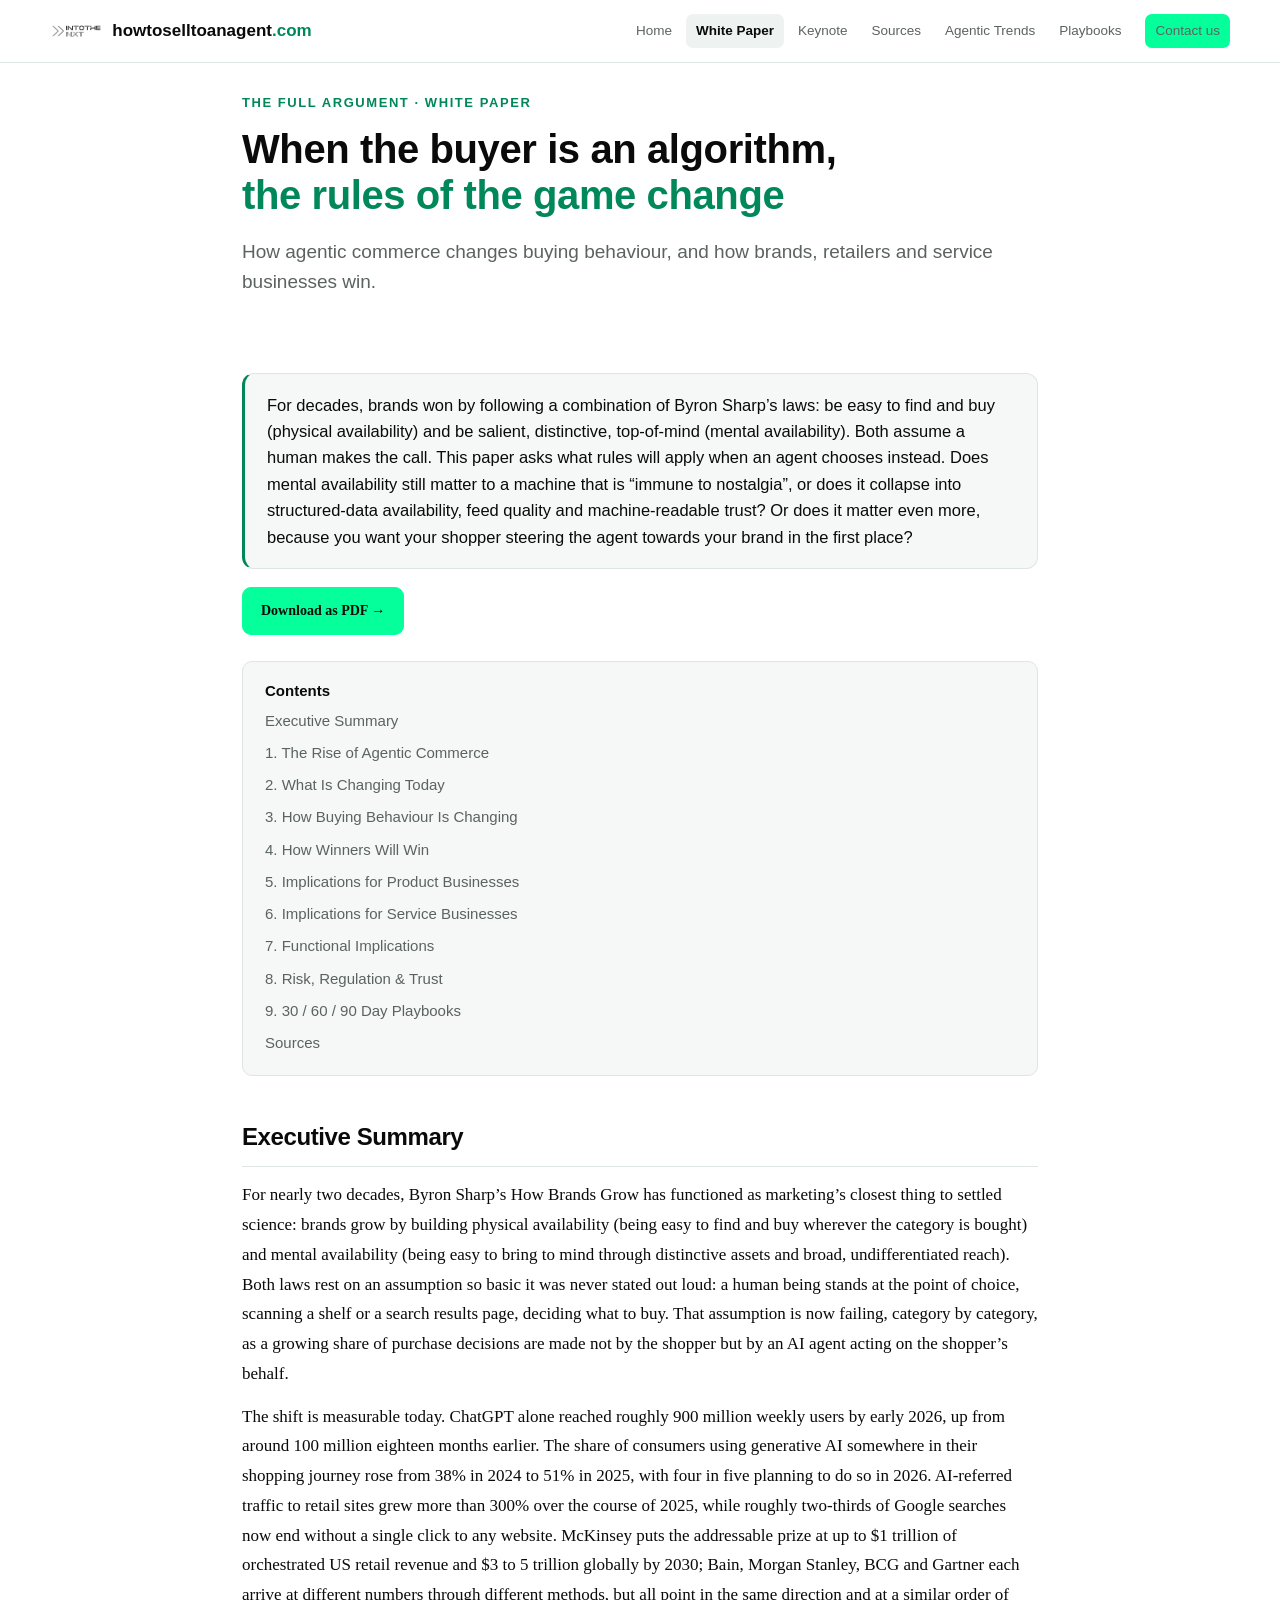
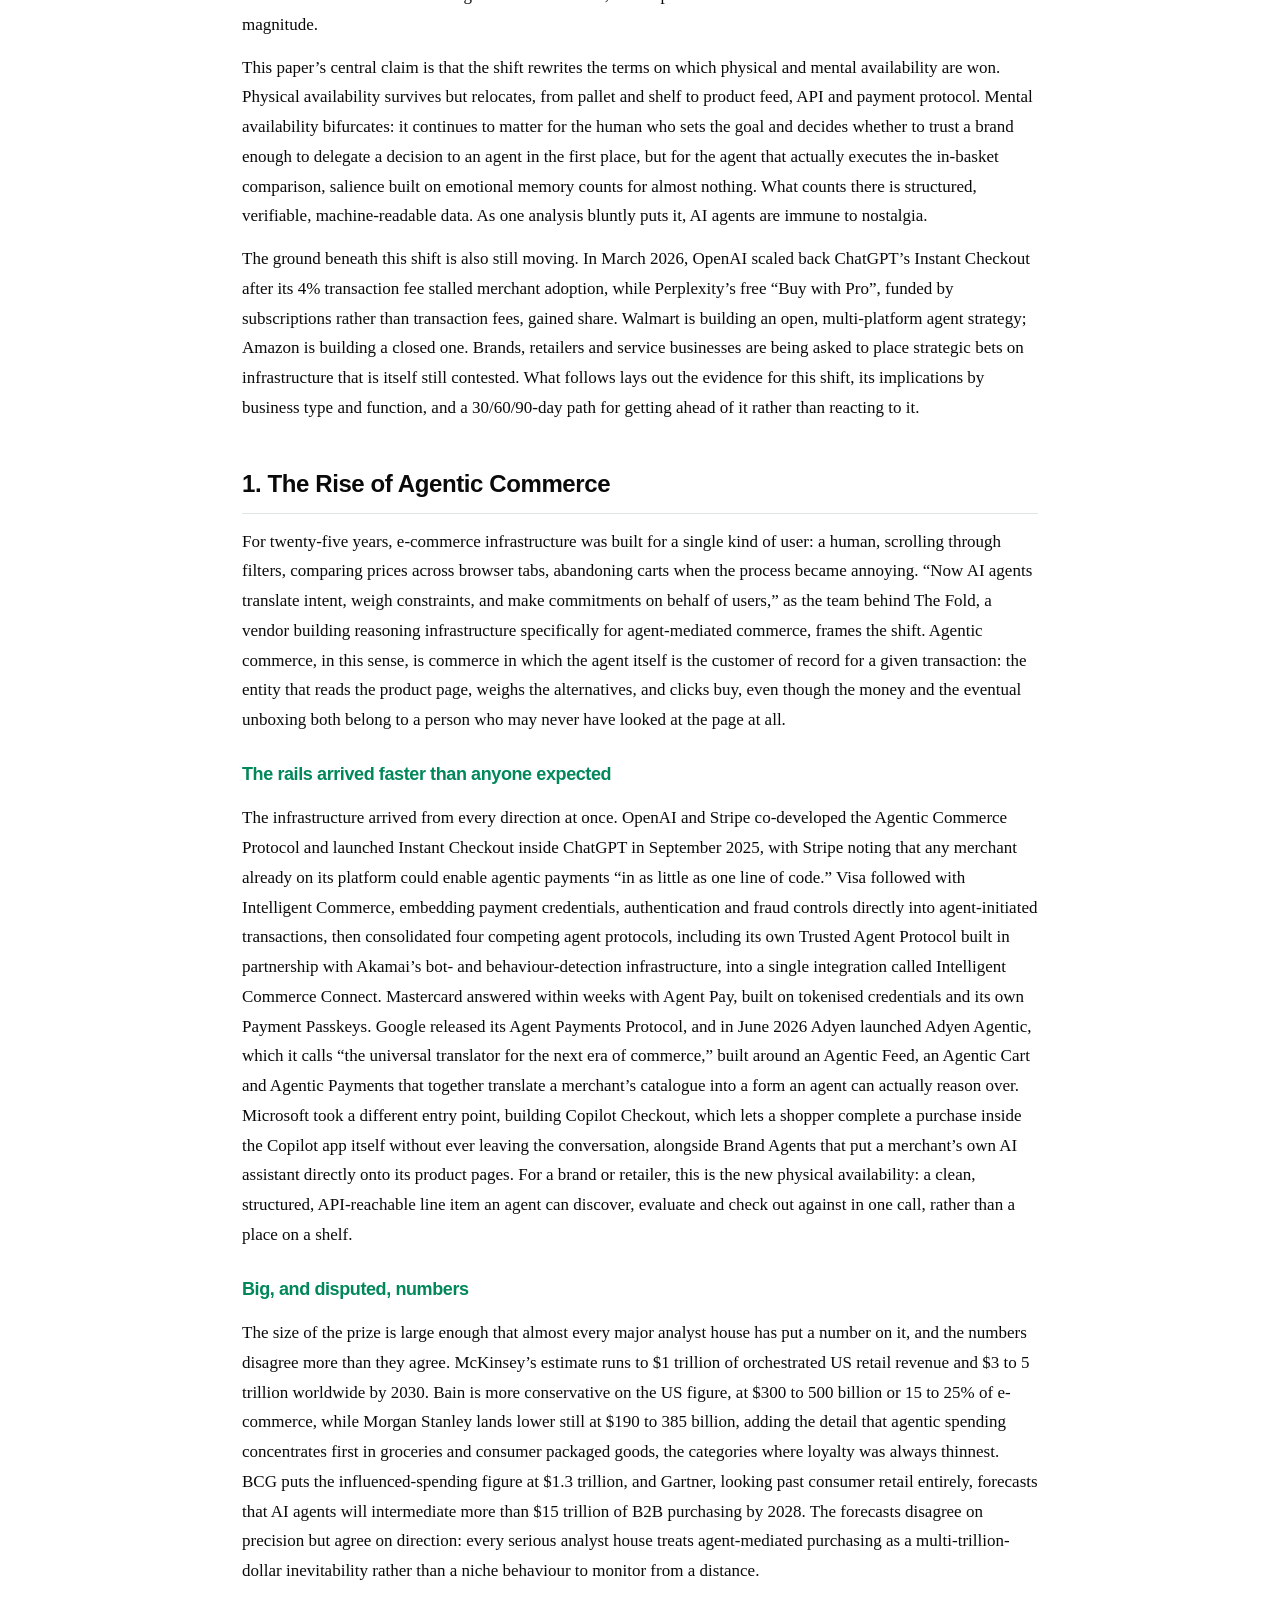
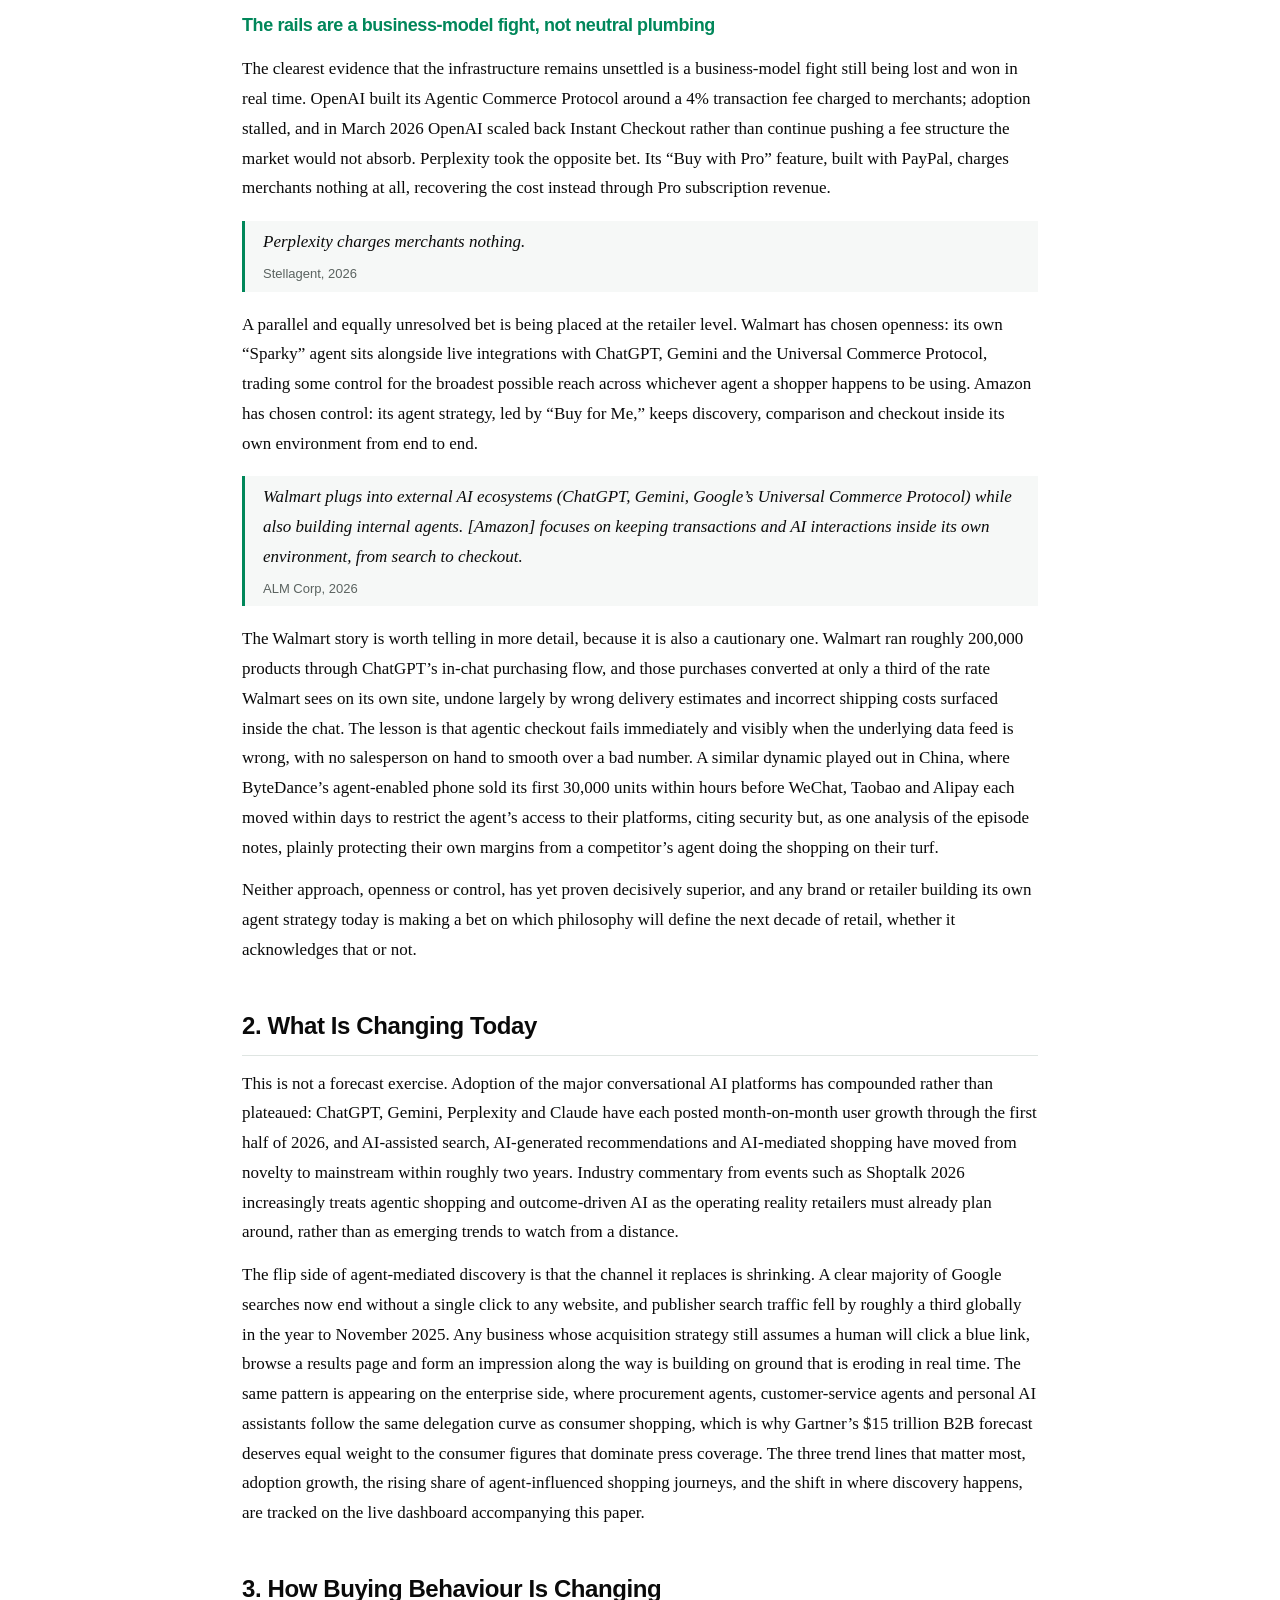
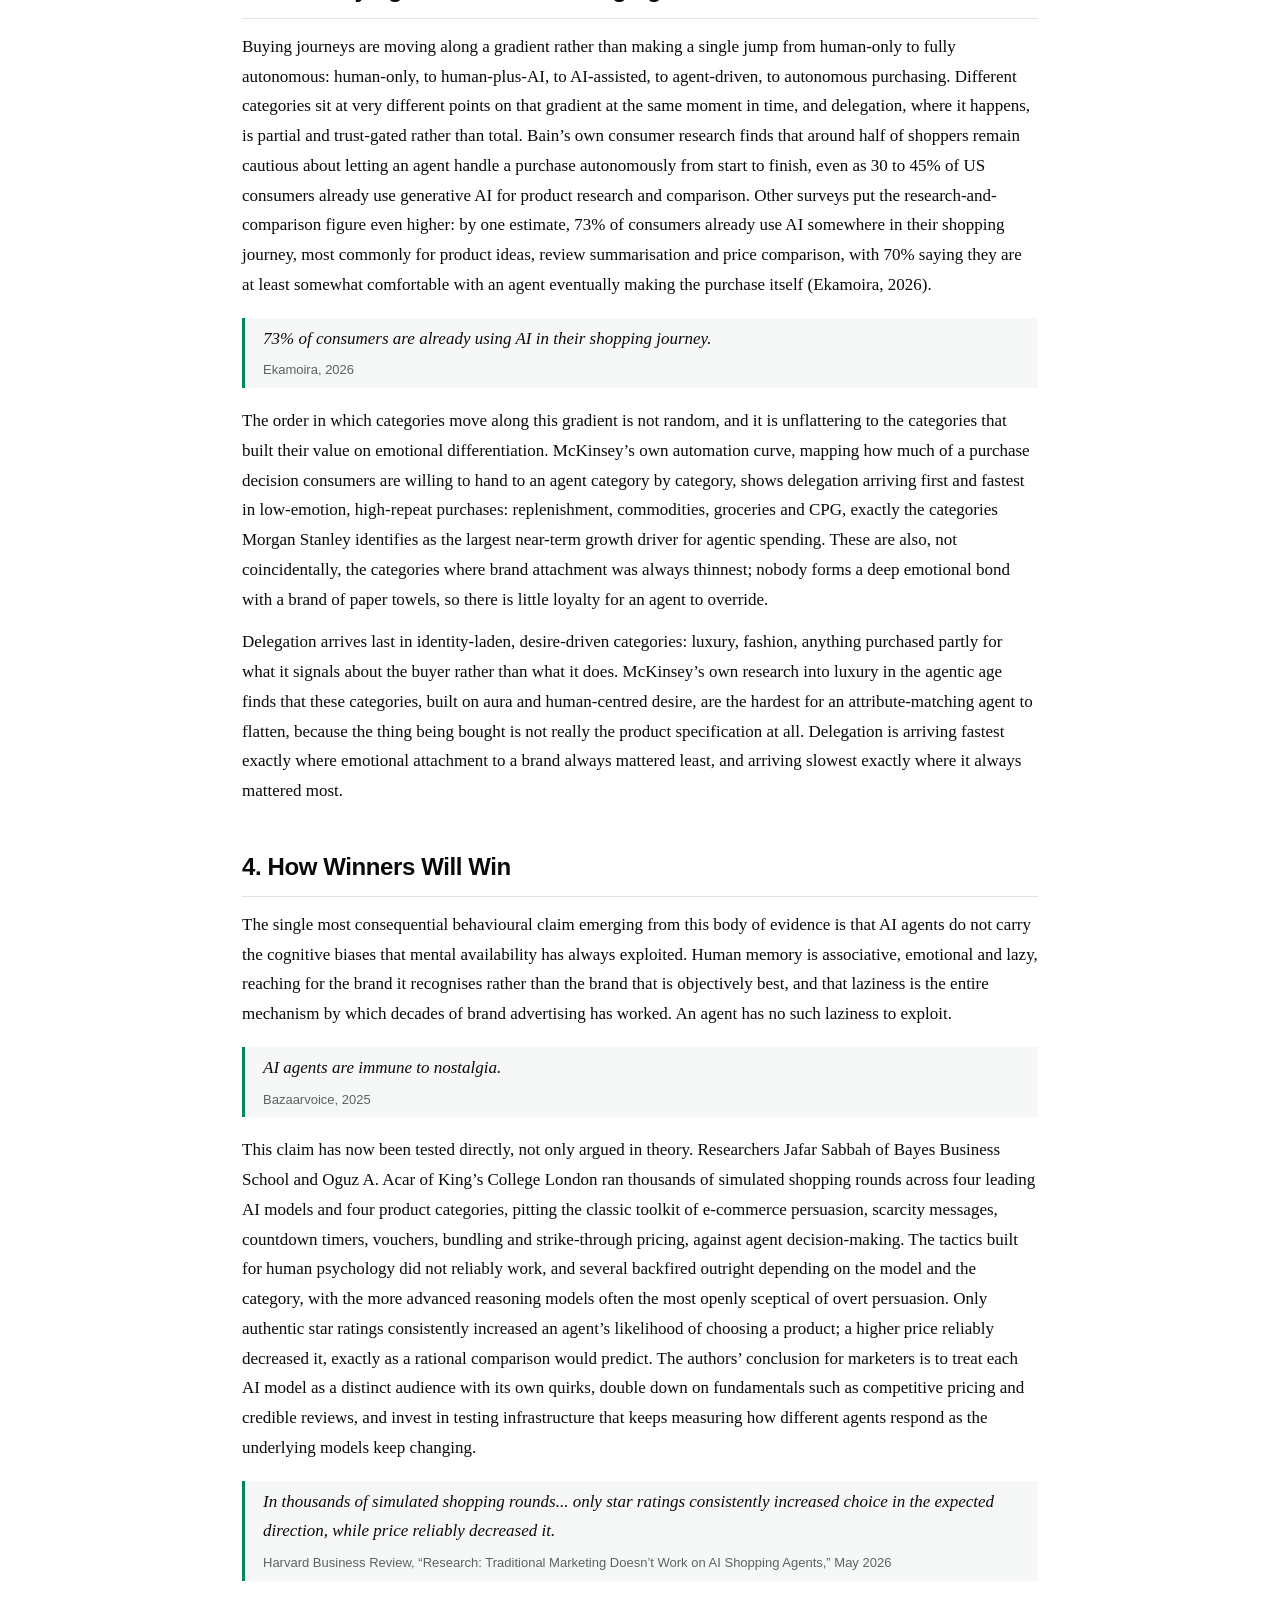
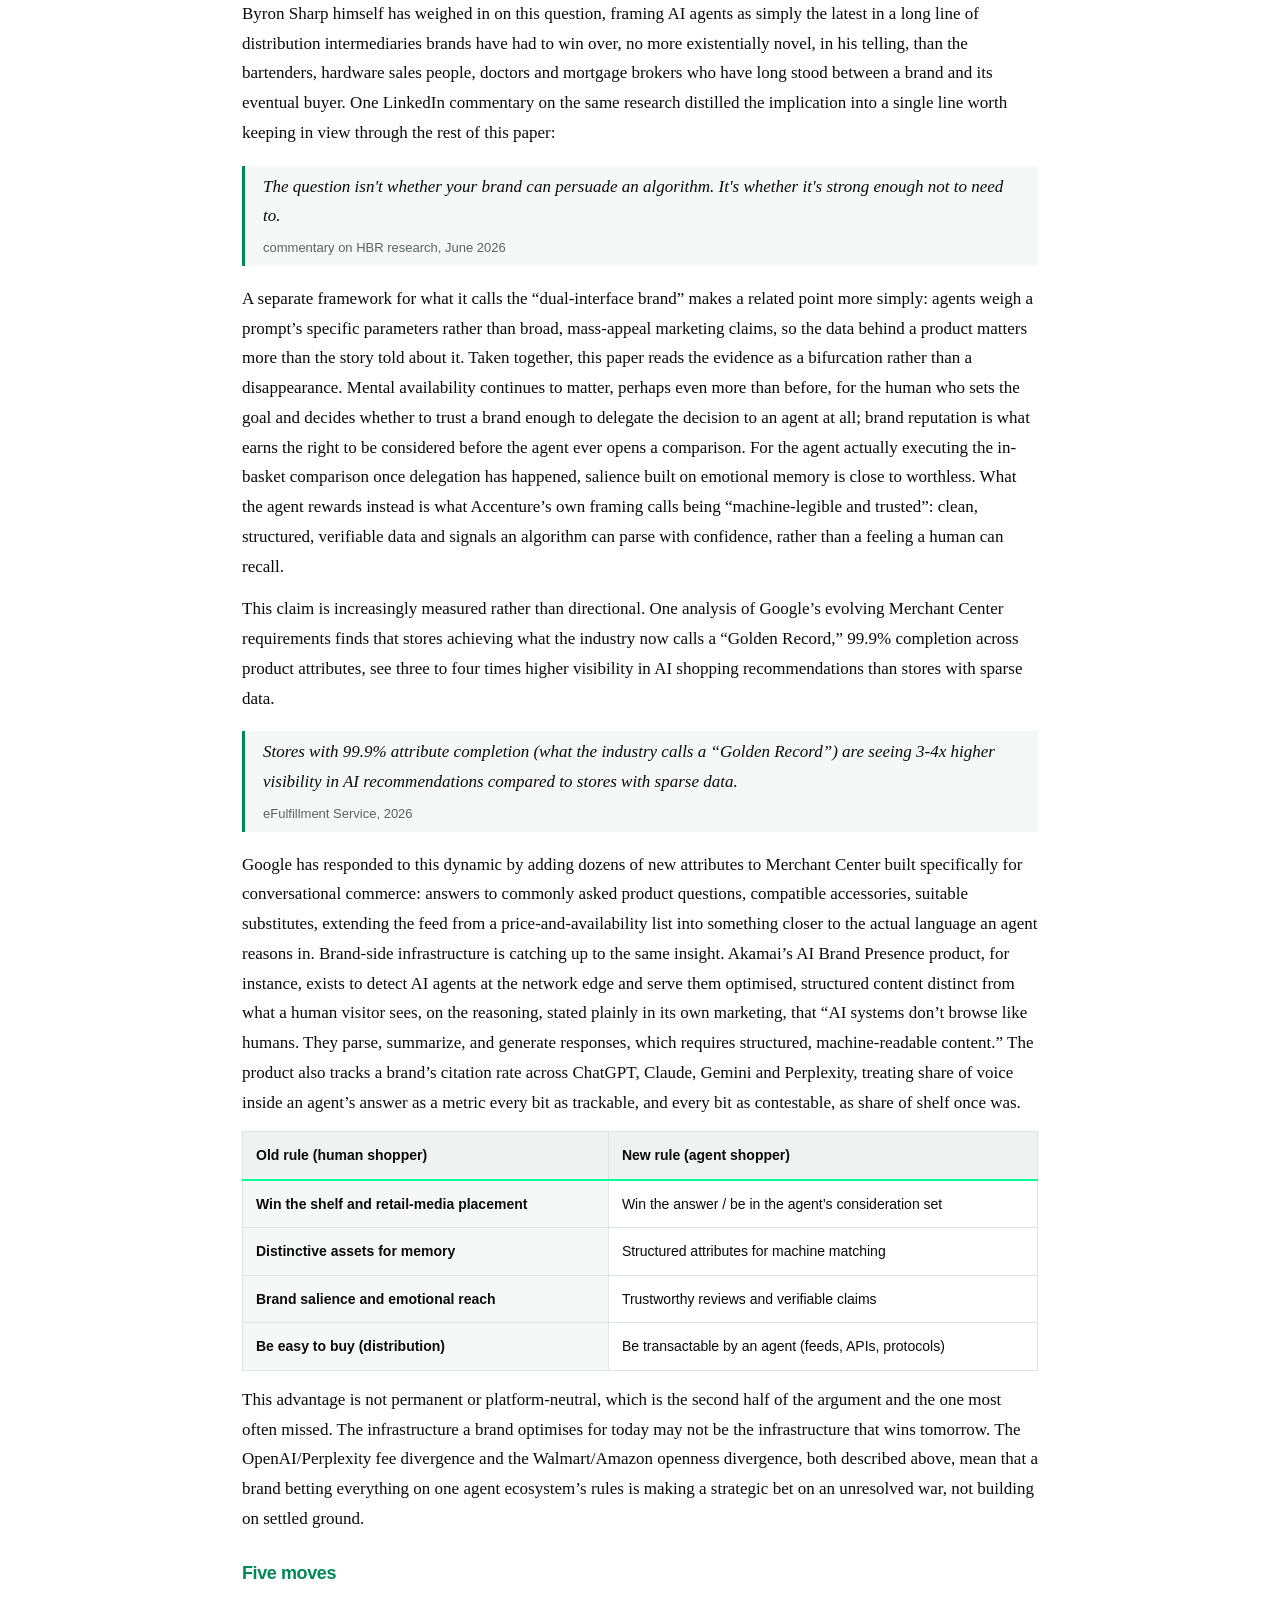
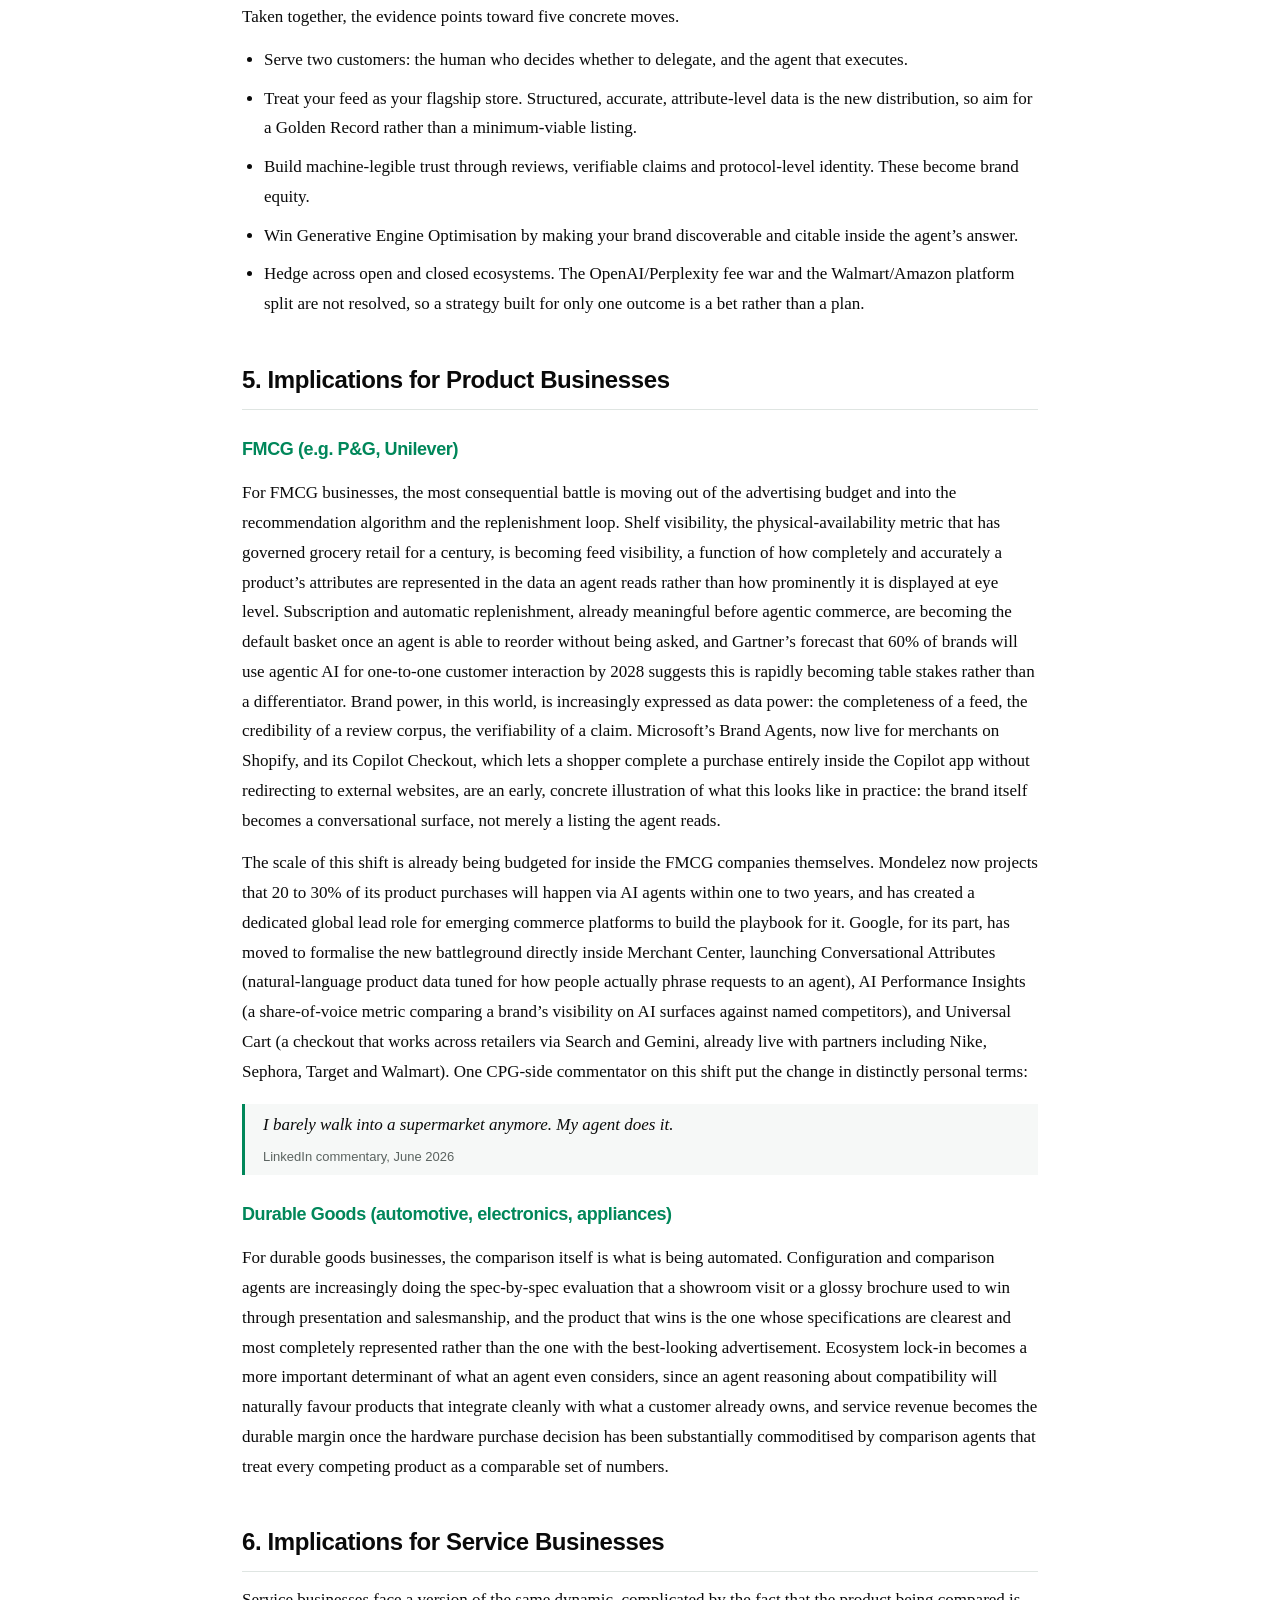
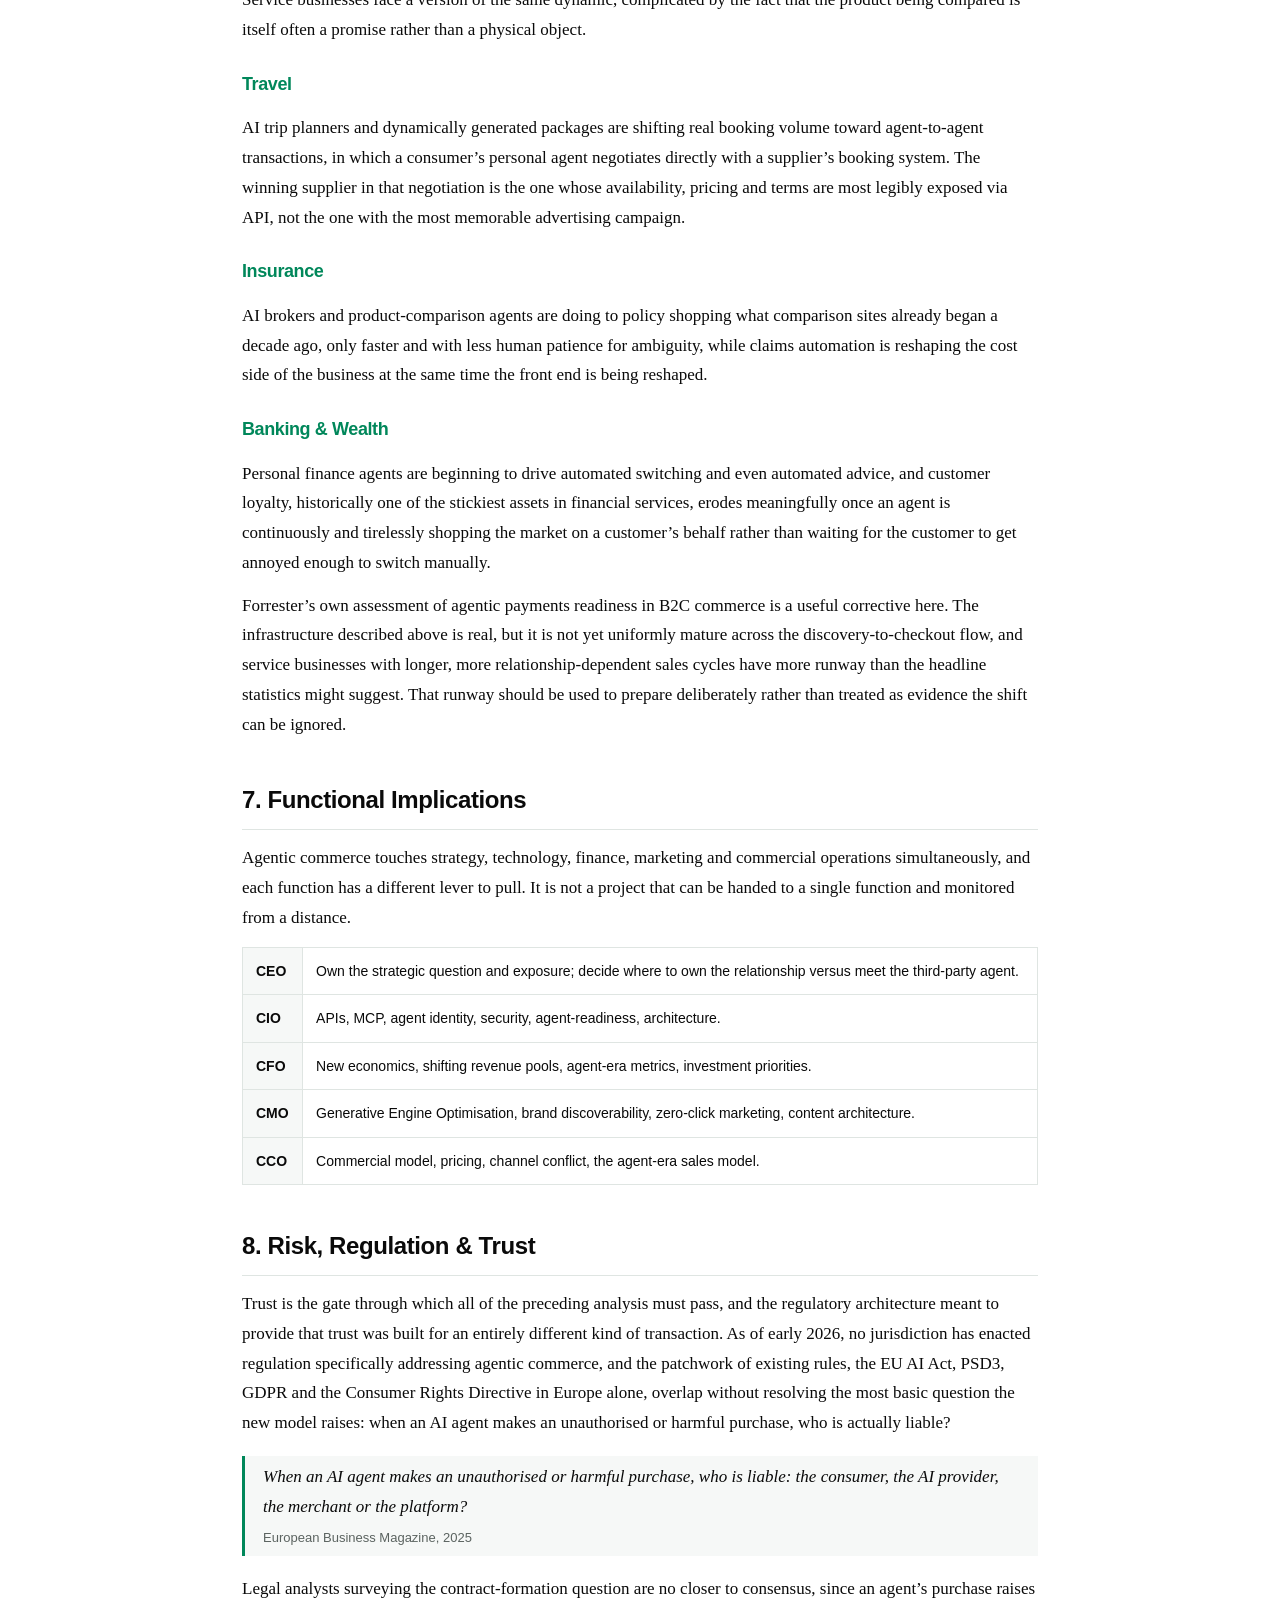
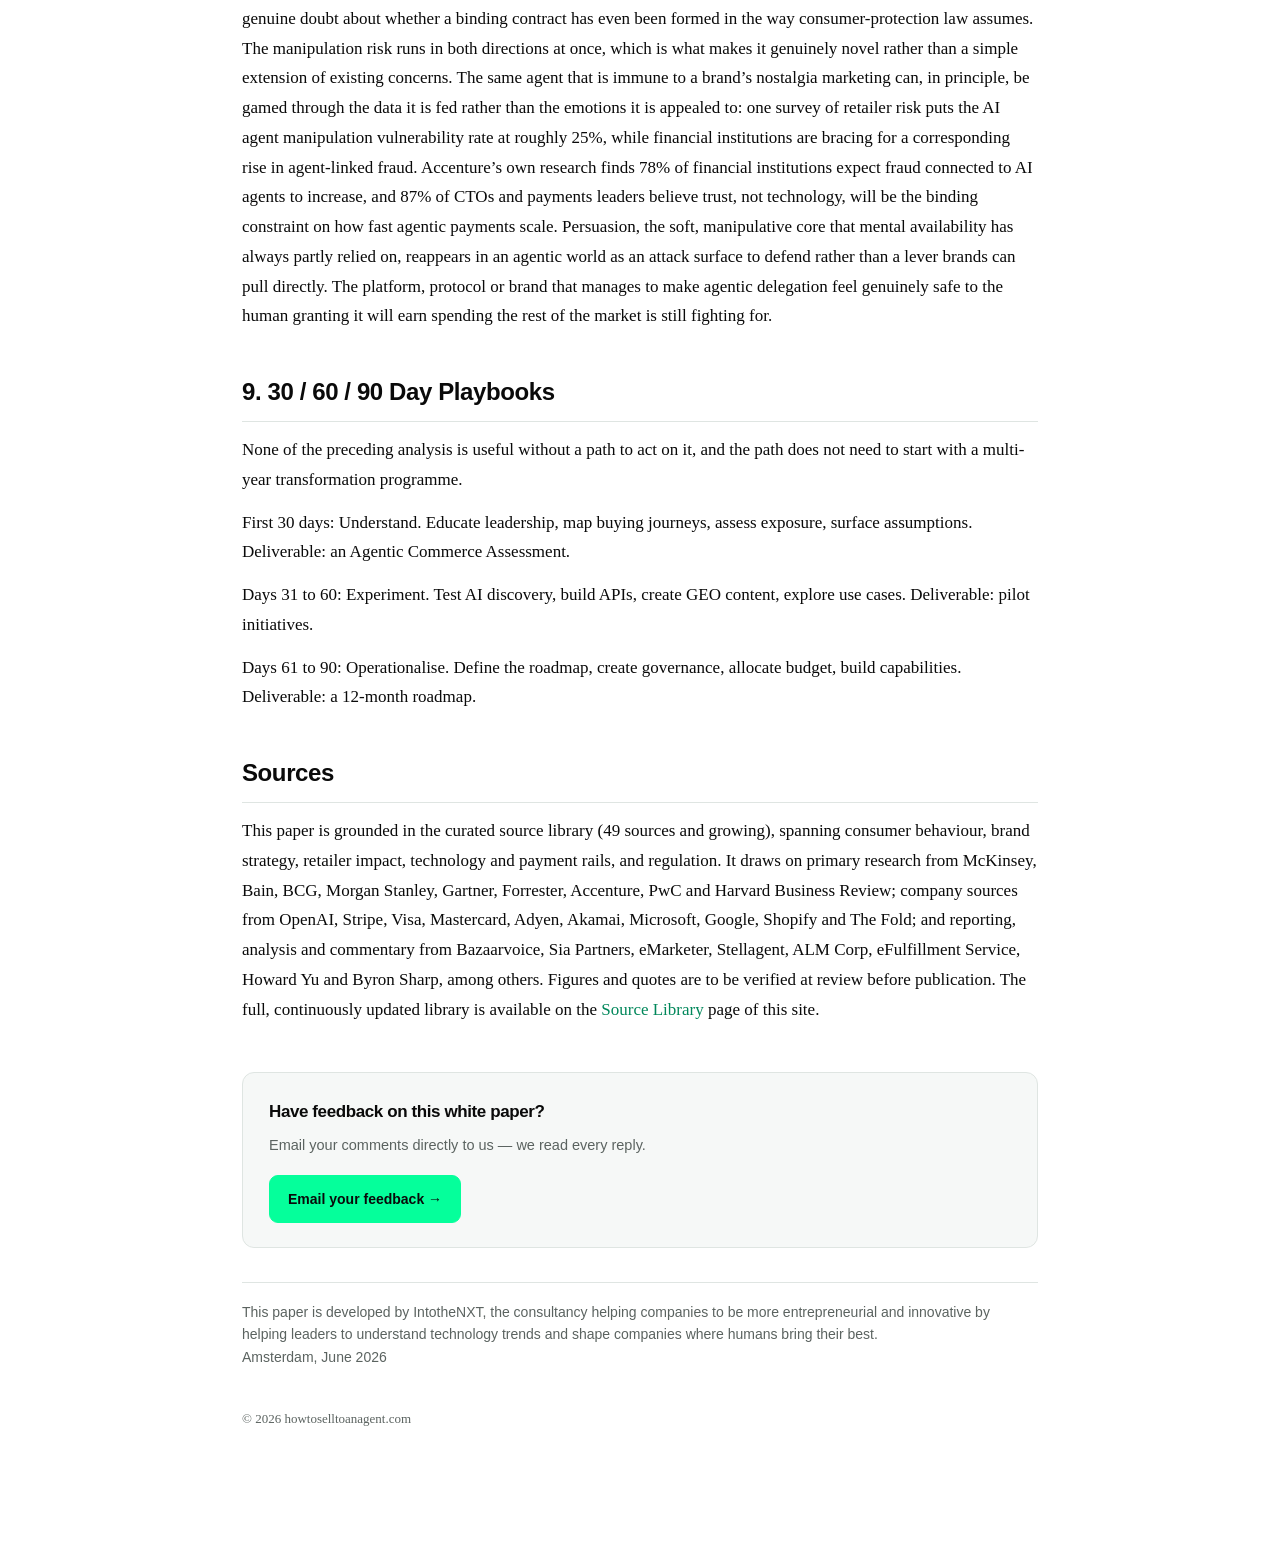
<file: output/white-paper.html>
<!DOCTYPE html>
<html lang="en">
<head>
<meta charset="UTF-8">
<meta name="viewport" content="width=device-width, initial-scale=1.0">
<title>White Paper: When the buyer is an algorithm, the rules of the game change</title>
<link rel="stylesheet" href="assets/portal.css">
<style>
  .paper{max-width:840px;margin:0 auto;padding:0 22px}
  article{padding:30px 0 70px;font-family:Georgia,"Times New Roman",serif;font-size:17px;line-height:1.75}
  article h2{font-size:24px;margin:40px 0 8px;border-bottom:1px solid var(--line);padding-bottom:8px;font-family:-apple-system,Segoe UI,sans-serif}
  article h3{font-size:18px;margin:24px 0 4px;color:var(--accent2);font-family:-apple-system,Segoe UI,sans-serif}
  article p{margin:13px 0}
  blockquote{border-left:3px solid var(--accent2);margin:18px 0;padding:6px 18px;color:var(--ink);font-style:italic;background:var(--panel)}
  blockquote cite{display:block;font-style:normal;font-size:13px;color:var(--muted);font-family:-apple-system,Segoe UI,sans-serif;margin-top:6px}
  .callout{background:var(--panel);border:1px solid var(--line);border-left:3px solid var(--accent);border-radius:10px;padding:16px 20px;margin:22px 0;font-family:-apple-system,Segoe UI,sans-serif;font-size:15px;line-height:1.6}
  .toc{background:var(--panel);border:1px solid var(--line);border-radius:10px;padding:16px 22px;font-family:-apple-system,Segoe UI,sans-serif;font-size:15px}
  .toc a{display:block;color:var(--muted);padding:3px 0}.toc a:hover{color:var(--ink)}
  article table.matrix{font-family:-apple-system,Segoe UI,sans-serif}
  .dl{margin:18px 0 26px}
  article ul.wplist{margin:13px 0;padding-left:22px}
  article ul.wplist li{margin:9px 0}
  .colophon{border-top:1px solid var(--line);margin-top:34px;padding-top:18px;font-family:-apple-system,Segoe UI,sans-serif;font-size:14px;color:var(--muted);line-height:1.6}
  .feedback{margin:48px 0 0;padding:24px 26px;background:var(--panel);border:1px solid var(--line);border-radius:12px;font-family:-apple-system,Segoe UI,sans-serif}
  .feedback h3{margin:0 0 6px;font-size:17px;color:var(--ink)}
  .feedback p{margin:0 0 16px;color:var(--muted);font-size:14.5px}
</style>
</head>
<body>
<header class="top"><div class="wrap brand">
  <span class="logo"><a href="https://intothenxt.com" target="_blank" rel="noopener"><img src="assets/img/intothenxt-logo.png" alt="IntotheNXT"></a><a href="index.html" class="domain">howtoselltoanagent<span class="tld">.com</span></a></span>
  <nav class="main"><a href="index.html">Home</a><a href="white-paper.html" class="active">White Paper</a><a href="keynote.html">Keynote</a><a href="sources.html">Sources</a><a href="changing-today.html">Agentic Trends</a><a href="playbooks.html">Playbooks</a><a href="mailto:info@intothenxt.com" class="nav-cta">Contact us</a></nav>
</div></header>

<div class="paper">
  <div class="hero" style="padding:30px 0 8px">
    <div class="eyebrow">The full argument &middot; White Paper</div>
    <h1>When the buyer is an algorithm,<br><em>the rules of the game change</em></h1>
    <p class="lead">How agentic commerce changes buying behaviour, and how brands, retailers and service businesses win.</p>
  </div>
<article>
  <div class="thesisbox">For decades, brands won by following a combination of Byron Sharp’s laws: be easy to find and buy (physical availability) and be salient, distinctive, top-of-mind (mental availability). Both assume a human makes the call. This paper asks what rules will apply when an agent chooses instead. Does mental availability still matter to a machine that is “immune to nostalgia”, or does it collapse into structured-data availability, feed quality and machine-readable trust? Or does it matter even more, because you want your shopper steering the agent towards your brand in the first place?</div>
  <p class="dl"><a class="btn primary" href="downloads/white-paper.pdf">Download as PDF &rarr;</a></p>

  <div class="toc">
    <strong>Contents</strong>
    <a href="#es">Executive Summary</a>
    <a href="#rise">1. The Rise of Agentic Commerce</a>
    <a href="#today">2. What Is Changing Today</a>
    <a href="#behaviour">3. How Buying Behaviour Is Changing</a>
    <a href="#winners">4. How Winners Will Win</a>
    <a href="#product">5. Implications for Product Businesses</a>
    <a href="#service">6. Implications for Service Businesses</a>
    <a href="#functional">7. Functional Implications</a>
    <a href="#risk">8. Risk, Regulation &amp; Trust</a>
    <a href="#playbooks">9. 30 / 60 / 90 Day Playbooks</a>
    <a href="#sources">Sources</a>
  </div>

  <h2 id="es">Executive Summary</h2>

  <p>For nearly two decades, Byron Sharp’s How Brands Grow has functioned as marketing’s closest thing to settled science: brands grow by building physical availability (being easy to find and buy wherever the category is bought) and mental availability (being easy to bring to mind through distinctive assets and broad, undifferentiated reach). Both laws rest on an assumption so basic it was never stated out loud: a human being stands at the point of choice, scanning a shelf or a search results page, deciding what to buy. That assumption is now failing, category by category, as a growing share of purchase decisions are made not by the shopper but by an AI agent acting on the shopper’s behalf.</p>

  <p>The shift is measurable today. ChatGPT alone reached roughly 900 million weekly users by early 2026, up from around 100 million eighteen months earlier. The share of consumers using generative AI somewhere in their shopping journey rose from 38% in 2024 to 51% in 2025, with four in five planning to do so in 2026. AI-referred traffic to retail sites grew more than 300% over the course of 2025, while roughly two-thirds of Google searches now end without a single click to any website. McKinsey puts the addressable prize at up to $1 trillion of orchestrated US retail revenue and $3 to 5 trillion globally by 2030; Bain, Morgan Stanley, BCG and Gartner each arrive at different numbers through different methods, but all point in the same direction and at a similar order of magnitude.</p>

  <p>This paper’s central claim is that the shift rewrites the terms on which physical and mental availability are won. Physical availability survives but relocates, from pallet and shelf to product feed, API and payment protocol. Mental availability bifurcates: it continues to matter for the human who sets the goal and decides whether to trust a brand enough to delegate a decision to an agent in the first place, but for the agent that actually executes the in-basket comparison, salience built on emotional memory counts for almost nothing. What counts there is structured, verifiable, machine-readable data. As one analysis bluntly puts it, AI agents are immune to nostalgia.</p>

  <p>The ground beneath this shift is also still moving. In March 2026, OpenAI scaled back ChatGPT’s Instant Checkout after its 4% transaction fee stalled merchant adoption, while Perplexity’s free “Buy with Pro”, funded by subscriptions rather than transaction fees, gained share. Walmart is building an open, multi-platform agent strategy; Amazon is building a closed one. Brands, retailers and service businesses are being asked to place strategic bets on infrastructure that is itself still contested. What follows lays out the evidence for this shift, its implications by business type and function, and a 30/60/90-day path for getting ahead of it rather than reacting to it.</p>

  <h2 id="rise">1. The Rise of Agentic Commerce</h2>

  <p>For twenty-five years, e-commerce infrastructure was built for a single kind of user: a human, scrolling through filters, comparing prices across browser tabs, abandoning carts when the process became annoying. “Now AI agents translate intent, weigh constraints, and make commitments on behalf of users,” as the team behind The Fold, a vendor building reasoning infrastructure specifically for agent-mediated commerce, frames the shift. Agentic commerce, in this sense, is commerce in which the agent itself is the customer of record for a given transaction: the entity that reads the product page, weighs the alternatives, and clicks buy, even though the money and the eventual unboxing both belong to a person who may never have looked at the page at all.</p>

  <h3>The rails arrived faster than anyone expected</h3>

  <p>The infrastructure arrived from every direction at once. OpenAI and Stripe co-developed the Agentic Commerce Protocol and launched Instant Checkout inside ChatGPT in September 2025, with Stripe noting that any merchant already on its platform could enable agentic payments “in as little as one line of code.” Visa followed with Intelligent Commerce, embedding payment credentials, authentication and fraud controls directly into agent-initiated transactions, then consolidated four competing agent protocols, including its own Trusted Agent Protocol built in partnership with Akamai’s bot- and behaviour-detection infrastructure, into a single integration called Intelligent Commerce Connect. Mastercard answered within weeks with Agent Pay, built on tokenised credentials and its own Payment Passkeys. Google released its Agent Payments Protocol, and in June 2026 Adyen launched Adyen Agentic, which it calls “the universal translator for the next era of commerce,” built around an Agentic Feed, an Agentic Cart and Agentic Payments that together translate a merchant’s catalogue into a form an agent can actually reason over. Microsoft took a different entry point, building Copilot Checkout, which lets a shopper complete a purchase inside the Copilot app itself without ever leaving the conversation, alongside Brand Agents that put a merchant’s own AI assistant directly onto its product pages. For a brand or retailer, this is the new physical availability: a clean, structured, API-reachable line item an agent can discover, evaluate and check out against in one call, rather than a place on a shelf.</p>

  <h3>Big, and disputed, numbers</h3>

  <p>The size of the prize is large enough that almost every major analyst house has put a number on it, and the numbers disagree more than they agree. McKinsey’s estimate runs to $1 trillion of orchestrated US retail revenue and $3 to 5 trillion worldwide by 2030. Bain is more conservative on the US figure, at $300 to 500 billion or 15 to 25% of e-commerce, while Morgan Stanley lands lower still at $190 to 385 billion, adding the detail that agentic spending concentrates first in groceries and consumer packaged goods, the categories where loyalty was always thinnest. BCG puts the influenced-spending figure at $1.3 trillion, and Gartner, looking past consumer retail entirely, forecasts that AI agents will intermediate more than $15 trillion of B2B purchasing by 2028. The forecasts disagree on precision but agree on direction: every serious analyst house treats agent-mediated purchasing as a multi-trillion-dollar inevitability rather than a niche behaviour to monitor from a distance.</p>

  <h3>The rails are a business-model fight, not neutral plumbing</h3>

  <p>The clearest evidence that the infrastructure remains unsettled is a business-model fight still being lost and won in real time. OpenAI built its Agentic Commerce Protocol around a 4% transaction fee charged to merchants; adoption stalled, and in March 2026 OpenAI scaled back Instant Checkout rather than continue pushing a fee structure the market would not absorb. Perplexity took the opposite bet. Its “Buy with Pro” feature, built with PayPal, charges merchants nothing at all, recovering the cost instead through Pro subscription revenue.</p>

  <blockquote>Perplexity charges merchants nothing.<cite>Stellagent, 2026</cite></blockquote>

  <p>A parallel and equally unresolved bet is being placed at the retailer level. Walmart has chosen openness: its own “Sparky” agent sits alongside live integrations with ChatGPT, Gemini and the Universal Commerce Protocol, trading some control for the broadest possible reach across whichever agent a shopper happens to be using. Amazon has chosen control: its agent strategy, led by “Buy for Me,” keeps discovery, comparison and checkout inside its own environment from end to end.</p>

  <blockquote>Walmart plugs into external AI ecosystems (ChatGPT, Gemini, Google’s Universal Commerce Protocol) while also building internal agents. [Amazon] focuses on keeping transactions and AI interactions inside its own environment, from search to checkout.<cite>ALM Corp, 2026</cite></blockquote>

  <p>The Walmart story is worth telling in more detail, because it is also a cautionary one. Walmart ran roughly 200,000 products through ChatGPT’s in-chat purchasing flow, and those purchases converted at only a third of the rate Walmart sees on its own site, undone largely by wrong delivery estimates and incorrect shipping costs surfaced inside the chat. The lesson is that agentic checkout fails immediately and visibly when the underlying data feed is wrong, with no salesperson on hand to smooth over a bad number. A similar dynamic played out in China, where ByteDance’s agent-enabled phone sold its first 30,000 units within hours before WeChat, Taobao and Alipay each moved within days to restrict the agent’s access to their platforms, citing security but, as one analysis of the episode notes, plainly protecting their own margins from a competitor’s agent doing the shopping on their turf.</p>

  <p>Neither approach, openness or control, has yet proven decisively superior, and any brand or retailer building its own agent strategy today is making a bet on which philosophy will define the next decade of retail, whether it acknowledges that or not.</p>

  <h2 id="today">2. What Is Changing Today</h2>

  <p>This is not a forecast exercise. Adoption of the major conversational AI platforms has compounded rather than plateaued: ChatGPT, Gemini, Perplexity and Claude have each posted month-on-month user growth through the first half of 2026, and AI-assisted search, AI-generated recommendations and AI-mediated shopping have moved from novelty to mainstream within roughly two years. Industry commentary from events such as Shoptalk 2026 increasingly treats agentic shopping and outcome-driven AI as the operating reality retailers must already plan around, rather than as emerging trends to watch from a distance.</p>

  <p>The flip side of agent-mediated discovery is that the channel it replaces is shrinking. A clear majority of Google searches now end without a single click to any website, and publisher search traffic fell by roughly a third globally in the year to November 2025. Any business whose acquisition strategy still assumes a human will click a blue link, browse a results page and form an impression along the way is building on ground that is eroding in real time. The same pattern is appearing on the enterprise side, where procurement agents, customer-service agents and personal AI assistants follow the same delegation curve as consumer shopping, which is why Gartner’s $15 trillion B2B forecast deserves equal weight to the consumer figures that dominate press coverage. The three trend lines that matter most, adoption growth, the rising share of agent-influenced shopping journeys, and the shift in where discovery happens, are tracked on the live dashboard accompanying this paper.</p>

  <h2 id="behaviour">3. How Buying Behaviour Is Changing</h2>

  <p>Buying journeys are moving along a gradient rather than making a single jump from human-only to fully autonomous: human-only, to human-plus-AI, to AI-assisted, to agent-driven, to autonomous purchasing. Different categories sit at very different points on that gradient at the same moment in time, and delegation, where it happens, is partial and trust-gated rather than total. Bain’s own consumer research finds that around half of shoppers remain cautious about letting an agent handle a purchase autonomously from start to finish, even as 30 to 45% of US consumers already use generative AI for product research and comparison. Other surveys put the research-and-comparison figure even higher: by one estimate, 73% of consumers already use AI somewhere in their shopping journey, most commonly for product ideas, review summarisation and price comparison, with 70% saying they are at least somewhat comfortable with an agent eventually making the purchase itself (Ekamoira, 2026).</p>

  <blockquote>73% of consumers are already using AI in their shopping journey.<cite>Ekamoira, 2026</cite></blockquote>

  <p>The order in which categories move along this gradient is not random, and it is unflattering to the categories that built their value on emotional differentiation. McKinsey’s own automation curve, mapping how much of a purchase decision consumers are willing to hand to an agent category by category, shows delegation arriving first and fastest in low-emotion, high-repeat purchases: replenishment, commodities, groceries and CPG, exactly the categories Morgan Stanley identifies as the largest near-term growth driver for agentic spending. These are also, not coincidentally, the categories where brand attachment was always thinnest; nobody forms a deep emotional bond with a brand of paper towels, so there is little loyalty for an agent to override.</p>

  <p>Delegation arrives last in identity-laden, desire-driven categories: luxury, fashion, anything purchased partly for what it signals about the buyer rather than what it does. McKinsey’s own research into luxury in the agentic age finds that these categories, built on aura and human-centred desire, are the hardest for an attribute-matching agent to flatten, because the thing being bought is not really the product specification at all. Delegation is arriving fastest exactly where emotional attachment to a brand always mattered least, and arriving slowest exactly where it always mattered most.</p>

  <h2 id="winners">4. How Winners Will Win</h2>

  <p>The single most consequential behavioural claim emerging from this body of evidence is that AI agents do not carry the cognitive biases that mental availability has always exploited. Human memory is associative, emotional and lazy, reaching for the brand it recognises rather than the brand that is objectively best, and that laziness is the entire mechanism by which decades of brand advertising has worked. An agent has no such laziness to exploit.</p>

  <blockquote>AI agents are immune to nostalgia.<cite>Bazaarvoice, 2025</cite></blockquote>

  <p>This claim has now been tested directly, not only argued in theory. Researchers Jafar Sabbah of Bayes Business School and Oguz A. Acar of King’s College London ran thousands of simulated shopping rounds across four leading AI models and four product categories, pitting the classic toolkit of e-commerce persuasion, scarcity messages, countdown timers, vouchers, bundling and strike-through pricing, against agent decision-making. The tactics built for human psychology did not reliably work, and several backfired outright depending on the model and the category, with the more advanced reasoning models often the most openly sceptical of overt persuasion. Only authentic star ratings consistently increased an agent’s likelihood of choosing a product; a higher price reliably decreased it, exactly as a rational comparison would predict. The authors’ conclusion for marketers is to treat each AI model as a distinct audience with its own quirks, double down on fundamentals such as competitive pricing and credible reviews, and invest in testing infrastructure that keeps measuring how different agents respond as the underlying models keep changing.</p>

  <blockquote>In thousands of simulated shopping rounds... only star ratings consistently increased choice in the expected direction, while price reliably decreased it.<cite>Harvard Business Review, “Research: Traditional Marketing Doesn’t Work on AI Shopping Agents,” May 2026</cite></blockquote>

  <p>Byron Sharp himself has weighed in on this question, framing AI agents as simply the latest in a long line of distribution intermediaries brands have had to win over, no more existentially novel, in his telling, than the bartenders, hardware sales people, doctors and mortgage brokers who have long stood between a brand and its eventual buyer. One LinkedIn commentary on the same research distilled the implication into a single line worth keeping in view through the rest of this paper:</p>

  <blockquote>The question isn't whether your brand can persuade an algorithm. It's whether it's strong enough not to need to.<cite>commentary on HBR research, June 2026</cite></blockquote>

  <p>A separate framework for what it calls the “dual-interface brand” makes a related point more simply: agents weigh a prompt’s specific parameters rather than broad, mass-appeal marketing claims, so the data behind a product matters more than the story told about it. Taken together, this paper reads the evidence as a bifurcation rather than a disappearance. Mental availability continues to matter, perhaps even more than before, for the human who sets the goal and decides whether to trust a brand enough to delegate the decision to an agent at all; brand reputation is what earns the right to be considered before the agent ever opens a comparison. For the agent actually executing the in-basket comparison once delegation has happened, salience built on emotional memory is close to worthless. What the agent rewards instead is what Accenture’s own framing calls being “machine-legible and trusted”: clean, structured, verifiable data and signals an algorithm can parse with confidence, rather than a feeling a human can recall.</p>

  <p>This claim is increasingly measured rather than directional. One analysis of Google’s evolving Merchant Center requirements finds that stores achieving what the industry now calls a “Golden Record,” 99.9% completion across product attributes, see three to four times higher visibility in AI shopping recommendations than stores with sparse data.</p>

  <blockquote>Stores with 99.9% attribute completion (what the industry calls a “Golden Record”) are seeing 3-4x higher visibility in AI recommendations compared to stores with sparse data.<cite>eFulfillment Service, 2026</cite></blockquote>

  <p>Google has responded to this dynamic by adding dozens of new attributes to Merchant Center built specifically for conversational commerce: answers to commonly asked product questions, compatible accessories, suitable substitutes, extending the feed from a price-and-availability list into something closer to the actual language an agent reasons in. Brand-side infrastructure is catching up to the same insight. Akamai’s AI Brand Presence product, for instance, exists to detect AI agents at the network edge and serve them optimised, structured content distinct from what a human visitor sees, on the reasoning, stated plainly in its own marketing, that “AI systems don’t browse like humans. They parse, summarize, and generate responses, which requires structured, machine-readable content.” The product also tracks a brand’s citation rate across ChatGPT, Claude, Gemini and Perplexity, treating share of voice inside an agent’s answer as a metric every bit as trackable, and every bit as contestable, as share of shelf once was.</p>

  <table class="matrix">
    <tr><th>Old rule (human shopper)</th><th>New rule (agent shopper)</th></tr>
    <tr><td>Win the shelf and retail-media placement</td><td>Win the answer / be in the agent’s consideration set</td></tr>
    <tr><td>Distinctive assets for memory</td><td>Structured attributes for machine matching</td></tr>
    <tr><td>Brand salience and emotional reach</td><td>Trustworthy reviews and verifiable claims</td></tr>
    <tr><td>Be easy to buy (distribution)</td><td>Be transactable by an agent (feeds, APIs, protocols)</td></tr>
  </table>

  <p>This advantage is not permanent or platform-neutral, which is the second half of the argument and the one most often missed. The infrastructure a brand optimises for today may not be the infrastructure that wins tomorrow. The OpenAI/Perplexity fee divergence and the Walmart/Amazon openness divergence, both described above, mean that a brand betting everything on one agent ecosystem’s rules is making a strategic bet on an unresolved war, not building on settled ground.</p>

  <h3>Five moves</h3>

  <p>Taken together, the evidence points toward five concrete moves.</p>

  <ul class="wplist"><li>Serve two customers: the human who decides whether to delegate, and the agent that executes.</li><li>Treat your feed as your flagship store. Structured, accurate, attribute-level data is the new distribution, so aim for a Golden Record rather than a minimum-viable listing.</li><li>Build machine-legible trust through reviews, verifiable claims and protocol-level identity. These become brand equity.</li><li>Win Generative Engine Optimisation by making your brand discoverable and citable inside the agent’s answer.</li><li>Hedge across open and closed ecosystems. The OpenAI/Perplexity fee war and the Walmart/Amazon platform split are not resolved, so a strategy built for only one outcome is a bet rather than a plan.</li></ul>

  <h2 id="product">5. Implications for Product Businesses</h2>

  <h3>FMCG (e.g. P&amp;G, Unilever)</h3>

  <p>For FMCG businesses, the most consequential battle is moving out of the advertising budget and into the recommendation algorithm and the replenishment loop. Shelf visibility, the physical-availability metric that has governed grocery retail for a century, is becoming feed visibility, a function of how completely and accurately a product’s attributes are represented in the data an agent reads rather than how prominently it is displayed at eye level. Subscription and automatic replenishment, already meaningful before agentic commerce, are becoming the default basket once an agent is able to reorder without being asked, and Gartner’s forecast that 60% of brands will use agentic AI for one-to-one customer interaction by 2028 suggests this is rapidly becoming table stakes rather than a differentiator. Brand power, in this world, is increasingly expressed as data power: the completeness of a feed, the credibility of a review corpus, the verifiability of a claim. Microsoft’s Brand Agents, now live for merchants on Shopify, and its Copilot Checkout, which lets a shopper complete a purchase entirely inside the Copilot app without redirecting to external websites, are an early, concrete illustration of what this looks like in practice: the brand itself becomes a conversational surface, not merely a listing the agent reads.</p>

  <p>The scale of this shift is already being budgeted for inside the FMCG companies themselves. Mondelez now projects that 20 to 30% of its product purchases will happen via AI agents within one to two years, and has created a dedicated global lead role for emerging commerce platforms to build the playbook for it. Google, for its part, has moved to formalise the new battleground directly inside Merchant Center, launching Conversational Attributes (natural-language product data tuned for how people actually phrase requests to an agent), AI Performance Insights (a share-of-voice metric comparing a brand’s visibility on AI surfaces against named competitors), and Universal Cart (a checkout that works across retailers via Search and Gemini, already live with partners including Nike, Sephora, Target and Walmart). One CPG-side commentator on this shift put the change in distinctly personal terms:</p>

  <blockquote>I barely walk into a supermarket anymore. My agent does it.<cite>LinkedIn commentary, June 2026</cite></blockquote>

  <h3>Durable Goods (automotive, electronics, appliances)</h3>

  <p>For durable goods businesses, the comparison itself is what is being automated. Configuration and comparison agents are increasingly doing the spec-by-spec evaluation that a showroom visit or a glossy brochure used to win through presentation and salesmanship, and the product that wins is the one whose specifications are clearest and most completely represented rather than the one with the best-looking advertisement. Ecosystem lock-in becomes a more important determinant of what an agent even considers, since an agent reasoning about compatibility will naturally favour products that integrate cleanly with what a customer already owns, and service revenue becomes the durable margin once the hardware purchase decision has been substantially commoditised by comparison agents that treat every competing product as a comparable set of numbers.</p>

  <h2 id="service">6. Implications for Service Businesses</h2>

  <p>Service businesses face a version of the same dynamic, complicated by the fact that the product being compared is itself often a promise rather than a physical object.</p>

  <h3>Travel</h3>

  <p>AI trip planners and dynamically generated packages are shifting real booking volume toward agent-to-agent transactions, in which a consumer’s personal agent negotiates directly with a supplier’s booking system. The winning supplier in that negotiation is the one whose availability, pricing and terms are most legibly exposed via API, not the one with the most memorable advertising campaign.</p>

  <h3>Insurance</h3>

  <p>AI brokers and product-comparison agents are doing to policy shopping what comparison sites already began a decade ago, only faster and with less human patience for ambiguity, while claims automation is reshaping the cost side of the business at the same time the front end is being reshaped.</p>

  <h3>Banking &amp; Wealth</h3>

  <p>Personal finance agents are beginning to drive automated switching and even automated advice, and customer loyalty, historically one of the stickiest assets in financial services, erodes meaningfully once an agent is continuously and tirelessly shopping the market on a customer’s behalf rather than waiting for the customer to get annoyed enough to switch manually.</p>

  <p>Forrester’s own assessment of agentic payments readiness in B2C commerce is a useful corrective here. The infrastructure described above is real, but it is not yet uniformly mature across the discovery-to-checkout flow, and service businesses with longer, more relationship-dependent sales cycles have more runway than the headline statistics might suggest. That runway should be used to prepare deliberately rather than treated as evidence the shift can be ignored.</p>

  <h2 id="functional">7. Functional Implications</h2>

  <p>Agentic commerce touches strategy, technology, finance, marketing and commercial operations simultaneously, and each function has a different lever to pull. It is not a project that can be handed to a single function and monitored from a distance.</p>

  <table class="matrix">
    <tr><td>CEO</td><td>Own the strategic question and exposure; decide where to own the relationship versus meet the third-party agent.</td></tr>
    <tr><td>CIO</td><td>APIs, MCP, agent identity, security, agent-readiness, architecture.</td></tr>
    <tr><td>CFO</td><td>New economics, shifting revenue pools, agent-era metrics, investment priorities.</td></tr>
    <tr><td>CMO</td><td>Generative Engine Optimisation, brand discoverability, zero-click marketing, content architecture.</td></tr>
    <tr><td>CCO</td><td>Commercial model, pricing, channel conflict, the agent-era sales model.</td></tr>
  </table>

  <h2 id="risk">8. Risk, Regulation &amp; Trust</h2>

  <p>Trust is the gate through which all of the preceding analysis must pass, and the regulatory architecture meant to provide that trust was built for an entirely different kind of transaction. As of early 2026, no jurisdiction has enacted regulation specifically addressing agentic commerce, and the patchwork of existing rules, the EU AI Act, PSD3, GDPR and the Consumer Rights Directive in Europe alone, overlap without resolving the most basic question the new model raises: when an AI agent makes an unauthorised or harmful purchase, who is actually liable?</p>

  <blockquote>When an AI agent makes an unauthorised or harmful purchase, who is liable: the consumer, the AI provider, the merchant or the platform?<cite>European Business Magazine, 2025</cite></blockquote>

  <p>Legal analysts surveying the contract-formation question are no closer to consensus, since an agent’s purchase raises genuine doubt about whether a binding contract has even been formed in the way consumer-protection law assumes. The manipulation risk runs in both directions at once, which is what makes it genuinely novel rather than a simple extension of existing concerns. The same agent that is immune to a brand’s nostalgia marketing can, in principle, be gamed through the data it is fed rather than the emotions it is appealed to: one survey of retailer risk puts the AI agent manipulation vulnerability rate at roughly 25%, while financial institutions are bracing for a corresponding rise in agent-linked fraud. Accenture’s own research finds 78% of financial institutions expect fraud connected to AI agents to increase, and 87% of CTOs and payments leaders believe trust, not technology, will be the binding constraint on how fast agentic payments scale. Persuasion, the soft, manipulative core that mental availability has always partly relied on, reappears in an agentic world as an attack surface to defend rather than a lever brands can pull directly. The platform, protocol or brand that manages to make agentic delegation feel genuinely safe to the human granting it will earn spending the rest of the market is still fighting for.</p>

  <h2 id="playbooks">9. 30 / 60 / 90 Day Playbooks</h2>

  <p>None of the preceding analysis is useful without a path to act on it, and the path does not need to start with a multi-year transformation programme.</p>

  <p>First 30 days: Understand. Educate leadership, map buying journeys, assess exposure, surface assumptions. Deliverable: an Agentic Commerce Assessment.</p>

  <p>Days 31 to 60: Experiment. Test AI discovery, build APIs, create GEO content, explore use cases. Deliverable: pilot initiatives.</p>

  <p>Days 61 to 90: Operationalise. Define the roadmap, create governance, allocate budget, build capabilities. Deliverable: a 12-month roadmap.</p>

  <h2 id="sources">Sources</h2>

  <p>This paper is grounded in the curated source library (49 sources and growing), spanning consumer behaviour, brand strategy, retailer impact, technology and payment rails, and regulation. It draws on primary research from McKinsey, Bain, BCG, Morgan Stanley, Gartner, Forrester, Accenture, PwC and Harvard Business Review; company sources from OpenAI, Stripe, Visa, Mastercard, Adyen, Akamai, Microsoft, Google, Shopify and The Fold; and reporting, analysis and commentary from Bazaarvoice, Sia Partners, eMarketer, Stellagent, ALM Corp, eFulfillment Service, Howard Yu and Byron Sharp, among others. Figures and quotes are to be verified at review before publication. The full, continuously updated library is available on the <a href="sources.html">Source Library</a> page of this site.</p>

  <div class="feedback">
    <h3>Have feedback on this white paper?</h3>
    <p>Email your comments directly to us &mdash; we read every reply.</p>
    <a class="btn primary" href="mailto:info@intothenxt.com?subject=Feedback%20on%20White%20Paper%3A%20When%20the%20buyer%20is%20an%20algorithm%2C%20the%20rules%20of%20the%20game%20change">Email your feedback &rarr;</a>
  </div>

  <div class="colophon">This paper is developed by IntotheNXT, the consultancy helping companies to be more entrepreneurial and innovative by helping leaders to understand technology trends and shape companies where humans bring their best.<br>Amsterdam, June 2026</div>

  <footer style="border:0;padding-top:10px">&copy; 2026 howtoselltoanagent.com</footer>
</article></div>
</body>
</html>
</file>
<file: output/assets/portal.css>
/* howtoselltoanagent.com — portal design system (light / IntotheNXT brand) */
:root{
  --bg:#ffffff; --bg2:#ffffff; --panel:#f6f8f7; --panel2:#eef2f0; --ink:#0a0a0a;
  --muted:#5b6360; --line:#dfe5e2; --accent:#05ff9b; --accent2:#00875a; --warn:#b45309;
  --pink:#d6447a; --chip:#eef2f0; --ink-on-accent:#0a0a0a; --maxw:1180px;
}
*{box-sizing:border-box}
html{scroll-behavior:smooth}
body{margin:0;background:var(--bg);color:var(--ink);
  font:16px/1.6 -apple-system,BlinkMacSystemFont,"Segoe UI",Roboto,Helvetica,Arial,sans-serif}
a{color:var(--accent2);text-decoration:none}
a:hover{text-decoration:underline}
.wrap{max-width:1180px;margin:0 auto;padding:0 22px}
.narrow{max-width:840px}
h1,h2,h3{letter-spacing:-.4px}
header.top{border-bottom:1px solid var(--line);background:var(--bg);position:sticky;top:0;z-index:50}
.brand{display:flex;align-items:center;justify-content:space-between;padding:14px 0;flex-wrap:wrap;gap:10px}
.brand .logo{display:flex;align-items:center;gap:9px;font-weight:700;font-size:17px;color:var(--ink)}
.brand .logo img{height:32px;display:block}
.brand .logo a{color:inherit;text-decoration:none}
.brand .logo .tld{color:var(--accent2)}
nav.main{display:flex;flex-wrap:wrap;gap:4px;align-items:center}
nav.main a{color:var(--muted);font-size:13.5px;font-weight:500;padding:6px 10px;border-radius:7px}
nav.main a:hover{color:var(--ink);background:var(--panel);text-decoration:none}
nav.main a.active{color:var(--ink);background:var(--panel2);font-weight:700}
.nav-cta{margin-left:10px;padding:7px 14px;border-radius:7px;background:var(--accent);color:var(--ink-on-accent);font-weight:700}
.nav-cta:hover{background:var(--accent);opacity:.88;text-decoration:none}
.hero{padding:52px 0 26px}
.eyebrow{color:var(--accent2);font-size:13px;font-weight:700;text-transform:uppercase;letter-spacing:.12em;margin-bottom:14px}
.hero h1{font-size:40px;line-height:1.13;margin:0 0 16px;font-weight:800;color:var(--ink)}
.hero h1 em{color:var(--accent2);font-style:normal}
.hero .lead{font-size:19px;color:var(--muted);max-width:760px}
.corequestion{background:#eafff4;border:1px solid var(--line);border-left:3px solid var(--accent);
  border-radius:12px;padding:20px 24px;max-width:820px;margin:8px 0;font-size:18px;color:var(--ink)}
.corequestion b{color:var(--ink)}
.thesisbox{background:var(--panel);border:1px solid var(--line);border-left:3px solid var(--accent2);
  border-radius:12px;padding:18px 22px;max-width:860px;margin:18px 0;
  font-family:-apple-system,BlinkMacSystemFont,"Segoe UI",Roboto,sans-serif;font-size:16.5px;line-height:1.6;color:var(--ink)}
.thesisbox b{color:var(--ink)}
.cta{display:flex;gap:12px;flex-wrap:wrap;margin:26px 0 4px}
.btn{display:inline-block;padding:11px 18px;border-radius:9px;font-weight:600;font-size:14px;border:1px solid var(--line)}
.btn.primary{background:var(--accent);color:var(--ink-on-accent);border-color:var(--accent)}
.btn.ghost{background:var(--panel2);color:var(--ink)}
section.block{padding:30px 0}
.sec-head{border-bottom:1px solid var(--line);padding-bottom:12px;margin-bottom:22px}
.sec-head h2{font-size:25px;margin:0 0 4px;color:var(--ink)}
.sec-head p{color:var(--muted);margin:0}
.cards{display:grid;grid-template-columns:repeat(auto-fill,minmax(255px,1fr));gap:16px}
.navcard{background:var(--panel);border:1px solid var(--line);border-radius:13px;padding:20px;display:block;
  transition:.15s;color:var(--ink);box-shadow:0 1px 3px rgba(16,24,21,.05)}
.navcard:hover{border-color:#b7c2bd;transform:translateY(-2px);text-decoration:none;box-shadow:0 4px 10px rgba(16,24,21,.08)}
.navcard .ic{width:42px;height:42px;display:flex;align-items:center;justify-content:center;background:var(--panel2);border-radius:11px;color:var(--ink)}
.navcard .ic svg{width:22px;height:22px}
.navcard h3{font-size:17px;margin:10px 0 6px;color:var(--ink)}
.navcard p{font-size:13.5px;color:var(--muted);margin:0}
.navcard .go{color:var(--accent2);font-size:13px;font-weight:600;margin-top:10px;display:inline-block}
.stats{display:flex;gap:30px;flex-wrap:wrap;margin:28px 0 4px}
.stat b{display:block;color:var(--accent2);font-size:26px;font-weight:800;line-height:1.1}
.stat span{color:var(--muted);font-size:13px}
.chartcard{background:var(--panel);border:1px solid var(--line);border-radius:14px;padding:22px 24px;margin:18px 0;
  box-shadow:0 1px 3px rgba(16,24,21,.05)}
.chartcard h3{margin:0 0 2px;font-size:18px;color:var(--ink)}
.chartcard .sub{color:var(--muted);font-size:13.5px;margin:0 0 14px}
.chartcard .src{color:var(--muted);font-size:11.5px;margin-top:12px;border-top:1px solid var(--line);padding-top:10px}
.legend{display:flex;gap:16px;flex-wrap:wrap;font-size:12.5px;color:var(--muted);margin:6px 0 8px}
.legend i{display:inline-block;width:11px;height:11px;border-radius:3px;margin-right:6px;vertical-align:middle}
svg .grid{stroke:var(--line);stroke-width:1}
svg text{fill:var(--muted);font:11px -apple-system,Segoe UI,sans-serif}
svg .axis{stroke:#c7cdc9;stroke-width:1}
.two{display:grid;grid-template-columns:1fr 1fr;gap:18px}
@media(max-width:760px){.two{grid-template-columns:1fr}}
.listcard{background:var(--panel);border:1px solid var(--line);border-radius:13px;padding:20px 22px;box-shadow:0 1px 3px rgba(16,24,21,.05)}
.listcard h3{margin:0 0 10px;font-size:17px;color:var(--ink)}
.listcard ul{margin:0;padding-left:18px}
.listcard li{margin:7px 0;font-size:14.5px;color:var(--ink)}
.tag{font-size:11px;color:var(--accent2);background:var(--panel2);border:1px solid var(--line);border-radius:6px;padding:2px 8px;display:inline-block}
.journey{display:flex;flex-wrap:wrap;align-items:stretch;gap:0;margin:18px 0}
.jstep{flex:1;min-width:150px;background:var(--panel);border:1px solid var(--line);border-radius:12px;padding:16px;margin:6px;position:relative;box-shadow:0 1px 3px rgba(16,24,21,.05)}
.jstep .n{font-size:12px;color:var(--accent2);font-weight:700}
.jstep h4{margin:6px 0 4px;font-size:15px;color:var(--ink)}
.jstep p{margin:0;font-size:12.5px;color:var(--muted)}
.jarrow{align-self:center;color:var(--muted);font-size:18px;padding:0 2px}
table.matrix{width:100%;border-collapse:collapse;font-size:14px;margin:14px 0}
table.matrix th,table.matrix td{border:1px solid var(--line);padding:11px 13px;text-align:left;vertical-align:top}
table.matrix th{background:var(--panel2);color:var(--ink);font-weight:700;border-bottom:2px solid var(--accent)}
table.matrix td:first-child{color:var(--ink);font-weight:600;background:var(--panel)}
table.matrix td{color:var(--ink)}
.checklist{background:var(--panel);border:1px solid var(--line);border-radius:12px;padding:18px 22px;box-shadow:0 1px 3px rgba(16,24,21,.05)}
.checklist li{list-style:none;margin:9px 0;padding-left:30px;position:relative;font-size:14.5px;color:var(--ink)}
.checklist li:before{content:"\2610";position:absolute;left:0;color:var(--accent2);font-size:17px;top:-1px}
.clips{display:grid;grid-template-columns:repeat(auto-fill,minmax(220px,1fr));gap:14px}
.clip{background:var(--panel2);border:1px dashed var(--line);border-radius:12px;aspect-ratio:16/9;display:flex;align-items:center;justify-content:center;
  color:var(--muted);font-size:13px;text-align:center;padding:12px;text-decoration:none;transition:.15s}
.clip:hover{border-color:#b7c2bd;color:var(--ink);text-decoration:none;background:var(--panel)}
.draft{background:#ffe3b0;color:#5c3d00;text-align:center;font-size:13px;font-weight:700;padding:8px;border-bottom:1px solid #f0c878}
footer{border-top:1px solid var(--line);color:var(--muted);font-size:13px;padding:26px 0 50px;margin-top:30px}
footer .wrap{display:flex;justify-content:space-between;flex-wrap:wrap;gap:12px}
.badge-new{background:var(--accent);color:var(--ink-on-accent);font-size:10px;font-weight:700;padding:2px 7px;border-radius:6px;text-transform:uppercase}
@media(max-width:640px){.hero h1{font-size:30px}}
</file>
